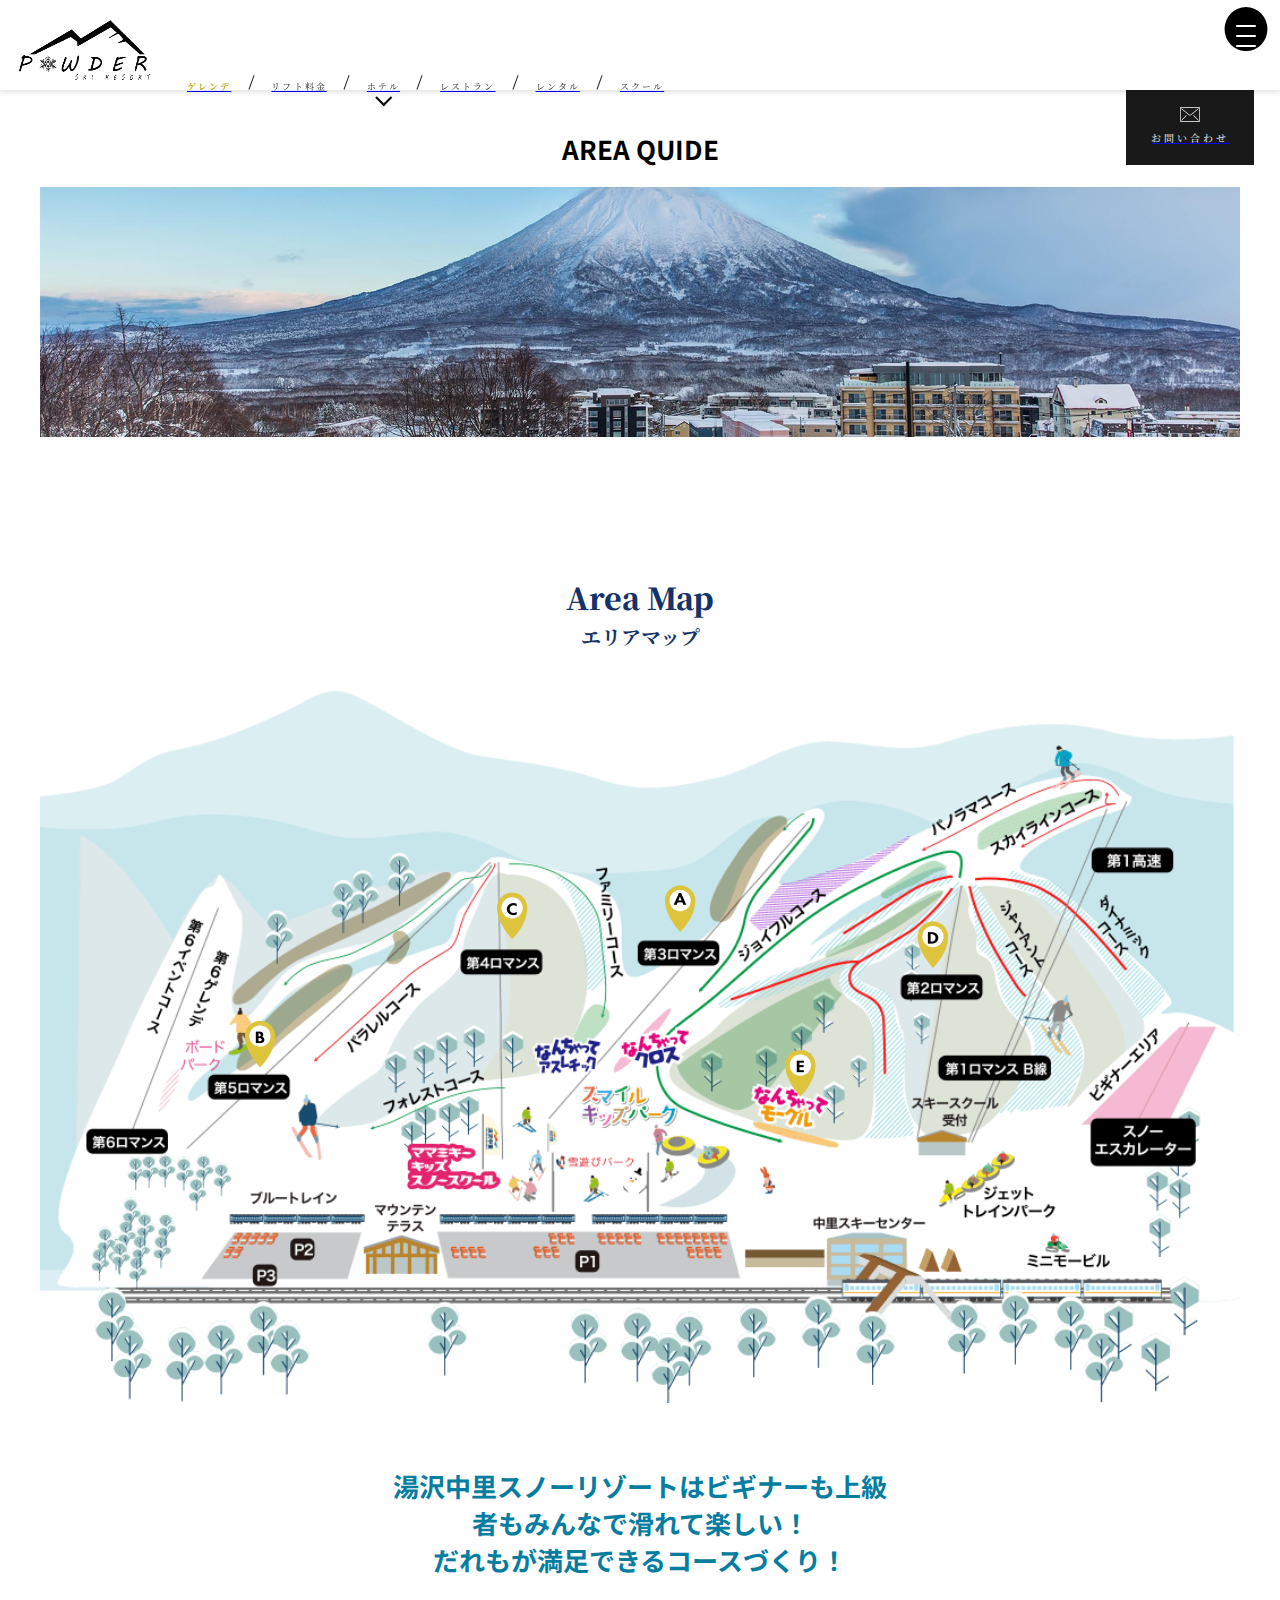
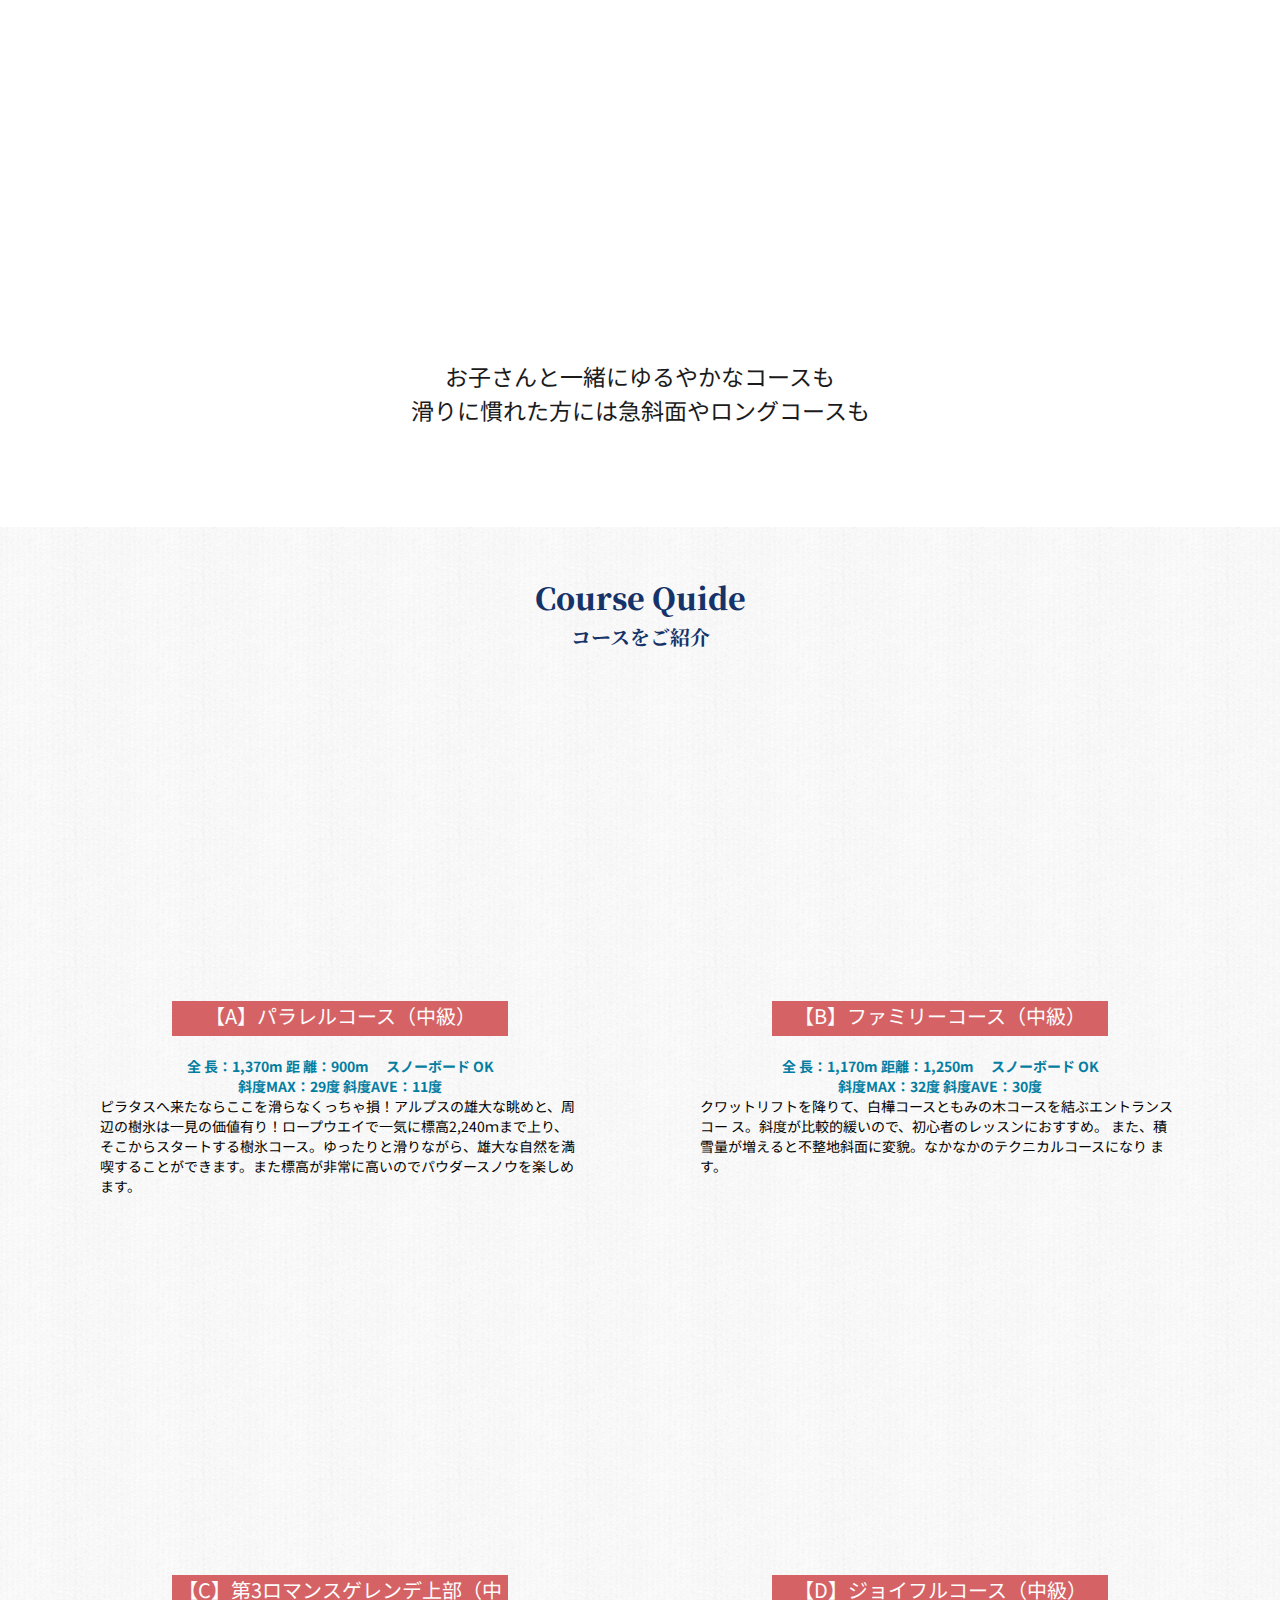
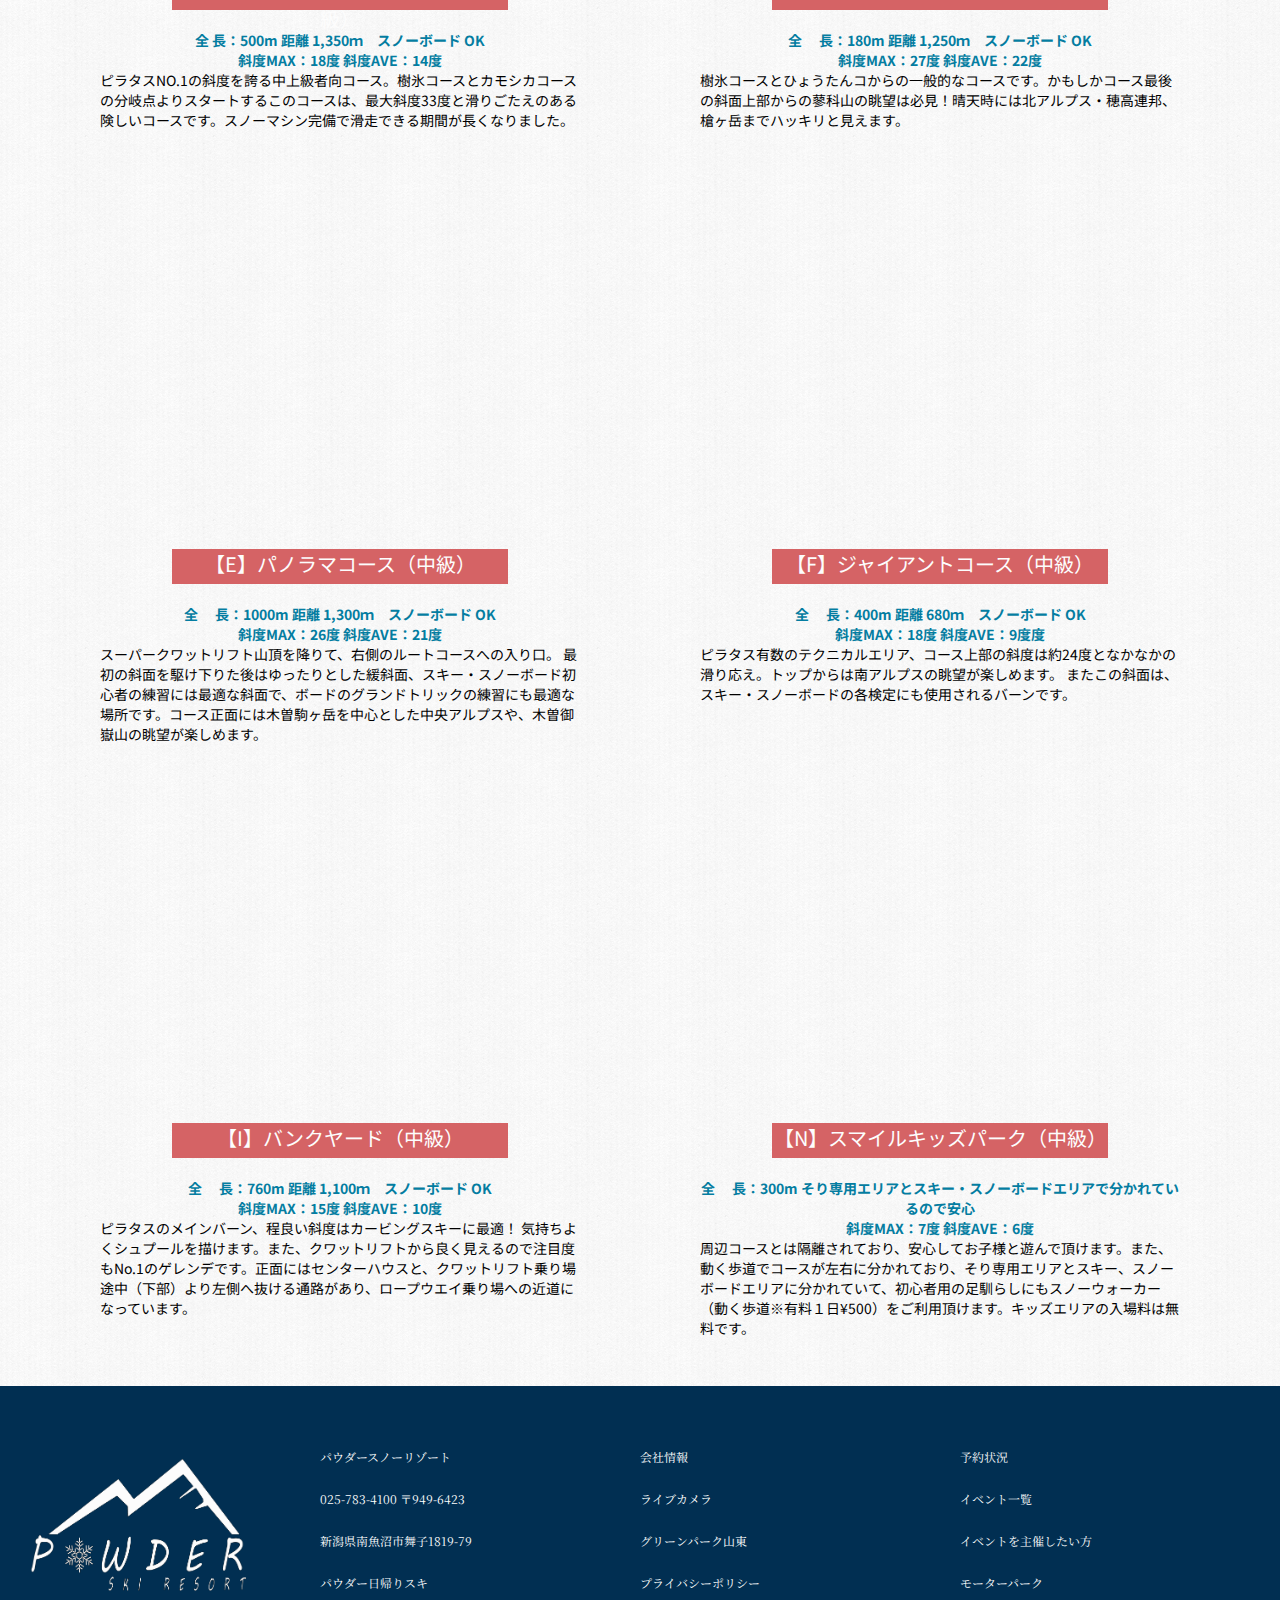
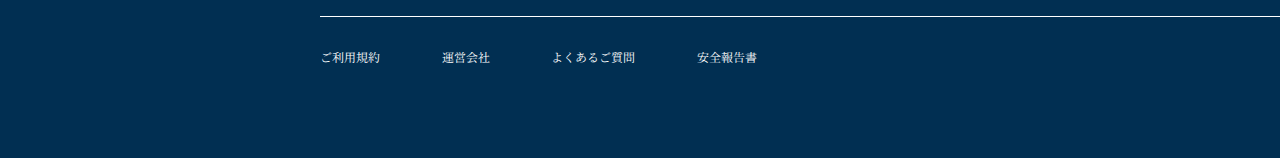
<file: my project/Area.html>
<!DOCTYPE html>
<html lang="en">

<head>
    <meta charset="UTF-8">
    <meta name="viewport" content="width=device-width, initial-scale=1.0">
    <meta http-equiv="X-UA-Compatible" content="ie=edge">
    <title>スキーエリア</title>
    <link rel="stylesheet" href="https://stackpath.bootstrapcdn.com/bootstrap/4.2.1/css/bootstrap.min.css"
        integrity="sha384-GJzZqFGwb1QTTN6wy59ffF1BuGJpLSa9DkKMp0DgiMDm4iYMj70gZWKYbI706tWS" crossorigin="anonymous">

    <link rel="stylesheet" href="./stylesheet/hamburgers.css">
    <link rel="stylesheet" href="./stylesheet/animate.min.css">
    <link rel="stylesheet" href="./stylesheet/Common.css">
    <link rel="stylesheet" href="./stylesheet/Area.css">
</head>

<body>
    <header>
        <div class="suportArea">
            <a href="./form.html">
                <div class="suport"><span> お問い合わせ</span></div>
            </a>
        </div>
        <div id="headerBanner">
            <nav id="navbar2">
                <ul>
                    <li class="logo"><a href="./index.html">
                            <img src="./image/logo_black-08.png" alt=""></a>
                    </li>
                    <li><a href="./Area.html">
                            <div class="underline">
                                <p style="color: rgba(182, 155, 0, 0.9); font-weight: 700; ">ゲレンデ</p>
                            </div>
                        </a></li>
                    <li class="bline">
                    </li>

                    <li> <a href="./Lift.html">
                            <div class="underline">
                                <p>リフト料金</p>
                            </div>
                        </a></li>
                    <li class="bline">
                    </li>
                    <li id="hotelBox2" onmouseover="switchMenu2( this, 'hotelBoxInside2', 'MouseOver' )"
                        onmouseout="hideMenu2()"> <a href="#">
                            <div class="circle">
                                <p>ホテル</p>
                            </div>
                        </a>
                        <div id="hotelBoxInside2">
                            <ul>
                                <a href="./hotel.html">
                                    <li><img src="./image/Navhotel1.jpg" alt="">
                                        <h5>王子第一ホテル</h5>
                                    </li>
                                </a>
                                <a href="./hotel.html">
                                    <li><img src="./image/navhotel2.jpg" alt="">
                                        <h5>パウダーホテル</h5>
                                    </li>
                                </a>
                                <a href="./hotel.html">
                                    <li><img src="./image/navhotel3.jpg" alt="">
                                        <h5>綾会館</h5>
                                    </li>
                                </a>
                            </ul>
                        </div>
                    </li>
                    <li class="bline">
                    </li>
                    <li> <a href="./Dining.html">
                            <div class="underline">
                                <p> レストラン</p>
                            </div>
                        </a></li>
                    <li class="bline">
                    </li>

                    <li> <a href="./Rental.html">
                            <div class="underline">
                                <p>レンタル</p>
                            </div>
                        </a></li>

                    <li class="bline">
                    </li>
                    <li> <a href="./school.html">
                            <div class="underline">
                                <p> スクール</p>
                            </div>
                        </a></li>

                </ul>
            </nav>


            <div id="ham">
                <ul>
                    <a href="./index.html">
                        <li>
                            <h2>トップページ</h2>
                        </li>
                    </a><br>
                    <a href="./Area.html">
                        <li>
                            <h2> ゲレンデ</h2>
                        </li>
                    </a><br>
                    <a href="./Lift.html">
                        <li>
                            <h2>リフト料金</h2>
                        </li>
                    </a><br>
                    <a href="./hotel.html">
                        <li>
                            <h2>ホテル</h2>
                        </li>
                    </a><br>
                    <a href="./Dining.html">
                        <li>
                            <h2>レストラン</h2>
                        </li>
                    </a><br>
                    <a href="./Rental.html">
                        <li>
                            <h2>レンタル</h2>
                        </li>
                    </a><br>
                    <a href="./school.html">
                        <li>
                            <h2>スクール</h2>
                        </li>
                    </a><br>
                    <a href="./form.html">
                        <li>
                            <h2>お問い合わせ<h2>
                        </li>
                    </a>
                </ul>
            </div>


            <div id="hamIcon">
                <button type="button" name="btn" class="hamburger hamburger--slider" id="hamburgerIcon">
                    <span class="hamburger-box">
                        <span class="hamburger-inner"></span>
                    </span>
                    <div class="hamburgerBlack"><img src="./image/hamburger-Circle.svg" alt=""></div>

                </button>
            </div>

        </div>
        <div class="quide">
            <p>AREA QUIDE</p>
        </div>
        <div class="topbanner"></div>
    </header>
    <div id="insideBox">
        <div class="test">
            <div><img src="./image/insidecouse.jpg" alt=""></div>
            <h3>【A】パラレルコース</h3>
        </div><br>
    </div>
    <div id="insideBox2">
        <div class="test">
            <div><img src="./image/insidecouse_b.jpg" alt=""></div>
            <h3>【B】パラレルコース</h3>
        </div><br>
    </div>
    <div id="insideBox3">
        <div class="test">
            <div><img src="./image/insidecouse_c.jpg" alt=""></div>
            <h3>【C】パラレルコース</h3>
        </div><br>
    </div>
    <div id="insideBox4">
        <div class="test">
            <div><img src="./image/insidecouse_d.jpg" alt=""></div>
            <h3>【D】パラレルコース</h3>
        </div><br>
    </div>
    <div id="insideBox5">
        <div class="test">
            <div><img src="./image/insidecouse_e.jpg" alt=""></div>
            <h3>【E】パラレルコース</h3>
        </div><br>
    </div>
    <main>

        <section class="section1">
            <div class="commonTitle">
                <div class="commonTitleEn">
                    <h2>Area Map</h2>
                </div>
                <div class="commonTitleJp">
                    <h4>エリアマップ </h4>
                </div>
            </div>

            <div class="courseMapBox">

                <div class="courseMap"><img src="./image/course_map.png" alt="">
                    <ul class="img_master">
                        <li id="img_a">
                            <div class="switch">
                                <button type="button" name="btn" value="show?" class="showUp">
                                    <img src="./image/course_map_a.png">
                                </button>
                            </div>
                        </li>
                        <li id="img_b">
                            <div class="switch">
                                <button type="button" name="btn" value="show?" class="showUp">
                                    <img src="./image/course_map_b.png">
                                </button>
                            </div>
                        </li>
                        <li id="img_c">
                            <div class="switch">
                                <button type="button" name="btn" value="show?" class="showUp">
                                    <img src="./image/course_map_c.png">
                                </button>
                            </div>
                        </li>
                        <li id="img_d">
                            <div class="switch">
                                <button type="button" name="btn" value="show?" class="showUp">
                                    <img src="./image/course_map_d.png">
                                </button>
                            </div>
                        </li>
                        <li id="img_e">
                            <div class="switch">
                                <button type="button" name="btn" value="show?" class="showUp">
                                    <img src="./image/course_map_e.png">
                                </button>
                            </div>
                        </li>
                    </ul>
                </div>
            </div>
            <div class="forAll">
                <h3>湯沢中里スノーリゾートはビギナーも上級者もみんなで滑れて楽しい！<br>
                    だれもが満足できるコースづくり！</h3>
            </div>
        </section>

        <section class="section2">
            <div class="skiArea">
                <div class="skiAreaPic"><img src="./image/skiarea pic1.png" alt="" class="wow fadeIn"
                        data-wow-duration="0.5" data-wow-delay="0s "></div>
                <div class="forKis">
                    <p>お子さんと一緒にゆるやかなコースも <br>
                        滑りに慣れた方には急斜面やロングコースも</p>
                </div>
            </div>
        </section>

        <section id="section3">
            <div class="section3">
                <div class="commonTitle">
                    <div class="commonTitleEn">
                        <h2>Course Quide</h2>
                    </div>
                    <div class="commonTitleJp">
                        <h4>コースをご紹介 </h4>
                    </div>
                </div>

                <div class="mainPic">
                    <div class="topPic">
                        <div class="topLeft"><img src="./image/couse_a.png" alt=" " class="wow fadeIn"
                                data-wow-duration="0.5" data-wow-delay="0s ">
                            <div class="maintitle">
                                <p>【A】パラレルコース（中級） </p>
                            </div>
                            <div class="mainText">
                                <h4 class="h4">
                                    <p>全 長：1,370m 距 離：900m 　スノーボード OK </p>
                                    <p> 斜度MAX：29度 斜度AVE：11度</p>
                                </h4>
                                <p> ピラタスへ来たならここを滑らなくっちゃ損！アルプスの雄大な眺めと、周辺の樹氷は一見の価値有り！ロープウエイで一気に標高2,240ｍまで上り、そこからスタートする樹氷コース。ゆったりと滑りながら、雄大な自然を満喫することができます。また標高が非常に高いのでパウダースノウを楽しめます。
                                </p>
                            </div>
                        </div>

                        <div class="topright"><img src="./image/couse_b.png" alt="" class="wow fadeIn"
                                data-wow-duration="0.5" data-wow-delay="0s ">
                            <div class="maintitle">
                                <p> 【B】ファミリーコース（中級） </p>
                            </div>
                            <div class="mainText">
                                <h4 class="h4">
                                    <p>全 長：1,170m 距離：1,250m 　スノーボード OK </p>
                                    <p> 斜度MAX：32度 斜度AVE：30度</p>
                                </h4>
                                <p> クワットリフトを降りて、白樺コースともみの木コースを結ぶエントランスコー
                                    ス。斜度が比較的緩いので、初心者のレッスンにおすすめ。
                                    また、積雪量が増えると不整地斜面に変貌。なかなかのテクニカルコースになり
                                    ます。 </p>
                            </div>

                        </div>
                    </div>
                    <div class="centerPic">
                        <div class="centerLeft"><img src="./image/couse_c.png" alt="" class="wow fadeIn"
                                data-wow-duration="0.5" data-wow-delay="0.3s ">
                            <div class="maintitle">
                                <p> 【C】第3ロマンスゲレンデ上部（中級） </p>
                            </div>
                            <div class="mainText">
                                <h4 class="h4">
                                    <p>全 長：500m 距離 1,350ｍ スノーボード OK </p>
                                    <p> 斜度MAX：18度 斜度AVE：14度</p>
                                </h4>
                                <p> ピラタスNO.1の斜度を誇る中上級者向コース。樹氷コースとカモシカコースの分岐点よりスタートするこのコースは、最大斜度33度と滑りごたえのある険しいコースです。スノーマシン完備で滑走できる期間が長くなりました。
                                </p>
                            </div>
                        </div>
                        <div class="centeright"><img src="./image/couse_d.png" alt="" class="wow fadeIn"
                                data-wow-duration="0.5" data-wow-delay="0.3s ">
                            <div class="maintitle">
                                <p> 【D】ジョイフルコース（中級） </p>
                            </div>
                            <div class="mainText">
                                <h4 class="h4">
                                    <p>全　 長：180m 距離 1,250ｍ スノーボード OK </p>
                                    <p> 斜度MAX：27度 斜度AVE：22度</p>
                                </h4>
                                <p> 樹氷コースとひょうたんコからの一般的なコースです。かもしかコース最後の斜面上部からの蓼科山の眺望は必見！晴天時には北アルプス・穂高連邦、槍ヶ岳までハッキリと見えます。
                                </p>
                            </div>
                        </div>
                    </div>
                    <div class="downPic">
                        <div class="downLeft "><img src="./image/couse_e.png" alt="" class="wow fadeIn"
                                data-wow-duration="0.5" data-wow-delay="0.6s ">
                            <div class="maintitle">
                                <p> 【E】パノラマコース（中級） </p>
                            </div>
                            <div class="mainText">
                                <h4 class="h4">
                                    <p>全　 長：1000m 距離 1,300ｍ スノーボード OK </p>
                                    <p> 斜度MAX：26度 斜度AVE：21度</p>
                                </h4>
                                <p> スーパークワットリフト山頂を降りて、右側のルートコースへの入り口。
                                    最初の斜面を駆け下りた後はゆったりとした緩斜面、スキー・スノーボード初心者の練習には最適な斜面で、ボードのグランドトリックの練習にも最適な場所です。コース正面には木曽駒ヶ岳を中心とした中央アルプスや、木曽御嶽山の眺望が楽しめます。
                                </p>
                            </div>
                        </div>
                        <div class="downright"><img src="./image/couse_f.png" alt="" class="wow fadeIn"
                                data-wow-duration="0.5" data-wow-delay="0.6s ">
                            <div class="maintitle">
                                <p> 【F】ジャイアントコース（中級） </p>
                            </div>
                            <div class="mainText">
                                <h4 class="h4">
                                    <p>全　 長：400m 距離 680ｍ スノーボード OK </p>
                                    <p> 斜度MAX：18度 斜度AVE：9度度</p>
                                </h4>
                                <p> ピラタス有数のテクニカルエリア、コース上部の斜度は約24度となかなかの滑り応え。トップからは南アルプスの眺望が楽しめます。
                                    またこの斜面は、スキー・スノーボードの各検定にも使用されるバーンです。 </p>
                            </div>
                        </div>
                    </div>
                    <div class="lastdownPic">
                        <div class="lastdownLeft"><img src="./image/couse_g.png" alt="" class="wow fadeIn"
                                data-wow-duration="0.5" data-wow-delay="1s ">
                            <div class="maintitle">
                                <p> 【I】バンクヤード（中級） </p>
                            </div>
                            <div class="mainText">
                                <h4 class="h4">
                                    <p>全　 長：760m 距離 1,100ｍ スノーボード OK </p>
                                    <p> 斜度MAX：15度 斜度AVE：10度</p>
                                </h4>
                                <p> ピラタスのメインバーン、程良い斜度はカービングスキーに最適！
                                    気持ちよくシュプールを描けます。また、クワットリフトから良く見えるので注目度もNo.1のゲレンデです。正面にはセンターハウスと、クワットリフト乗り場途中（下部）より左側へ抜ける通路があり、ロープウエイ乗り場への近道になっています。
                                </p>
                            </div>
                        </div>
                        <div class="lastdownright"><img src="./image/couse_h.png" alt="" class="wow fadeIn"
                                data-wow-duration="0.5" data-wow-delay="1s ">
                            <div class="maintitle">
                                <p> 【N】スマイルキッズパーク（中級） </p>
                            </div>
                            <div class="mainText">
                                <h4 class="h4">
                                    <p>全　 長：300m そり専用エリアとスキー・スノーボードエリアで分かれているので安心 </p>
                                    <p> 斜度MAX：7度 斜度AVE：6度</p>
                                </h4>
                                <p> 周辺コースとは隔離されており、安心してお子様と遊んで頂けます。また、動く歩道でコースが左右に分かれており、そり専用エリアとスキー、スノーボードエリアに分かれていて、初心者用の足馴らしにもスノーウォーカー（動く歩道※有料１日¥500）をご利用頂けます。キッズエリアの入場料は無料です。
                                </p>
                            </div>
                        </div>
                    </div>
                </div>
            </div>
        </section>

    </main>
    <footer>

        <div class="footer">
            <div class="footerLogo"><img src="./image/logoWhite-08.png" alt=""></div>
            <div class="footerLeft">
                <p>
                    パウダースノーリゾート<br> 025-783-4100 〒949-6423 <br>
                    新潟県南魚沼市舞子1819-79 <br>
                    パウダー日帰りスキ</p>
            </div>
            <div class="footerCenter">
                <p>
                    会社情報 <br>ライブカメラ <br>グリーンパーク山東 <br>プライバシーポリシー</p>
            </div>
            <div class="footerRight">
                <p> 予約状況 <br>イベント一覧 <br>イベントを主催したい方 <br>モーターパーク</p>
            </div>
        </div>
        <div class="footerLast">
            <span> ご利用規約</span>
            <span> 運営会社</span>
            <span> よくあるご質問</span>
            <span> 安全報告書</span>
        </div>
    </footer>

    <script src="https://code.jquery.com/jquery-3.3.1.slim.min.js"
        integrity="sha384-q8i/X+965DzO0rT7abK41JStQIAqVgRVzpbzo5smXKp4YfRvH+8abtTE1Pi6jizo" crossorigin="anonymous">
    </script>
    <script src="./js/common.js"></script>
    <script src="https://cdnjs.cloudflare.com/ajax/libs/popper.js/1.14.6/umd/popper.min.js"
        integrity="sha384-wHAiFfRlMFy6i5SRaxvfOCifBUQy1xHdJ/yoi7FRNXMRBu5WHdZYu1hA6ZOblgut" crossorigin="anonymous">
    </script>
    <script src="https://stackpath.bootstrapcdn.com/bootstrap/4.2.1/js/bootstrap.min.js"
        integrity="sha384-B0UglyR+jN6CkvvICOB2joaf5I4l3gm9GU6Hc1og6Ls7i6U/mkkaduKaBhlAXv9k" crossorigin="anonymous">
    </script>
    <script src="./js/wow.js"></script>
    <script src="./js/wow.min.js"></script>
  
    <script>
        new WOW().init();
    </script>


    <script>
        var wow = new WOW({
            boxClass: 'wow',
            animateClass: 'animated',
            offset: 0,
            mobile: true,
            live: true,
            callback: function (box) {
                console.log("WOW: animating <" + box.tagName.toLowerCase() + ">")

            },

        });
        wow.init();
    </script>
    <Script>
        var bodyClass = document.body.classList,
            lastScrollY = 0;
        window.addEventListener('scroll', function () {
            var st = this.scrollY;
            // 判斷是向上捲動，而且捲軸超過 200px
            if (st < lastScrollY) {
                bodyClass.remove('hideUp');
            } else {
                bodyClass.add('hideUp');
            }
            lastScrollY = st;
        });
    </Script>
    <script>
        var test2A = document.getElementById("insideBox");

        test2A.style.opacity = "0";
        test2A.style.visibility = "hidden";


        function showBox() {


            test2A.style.opacity = "1";

            test2A.style.visibility = "visible";
        };
        btnsA = document.getElementsByClassName("showUp");
        btnsA[0].addEventListener("mouseover", showBox, false);
    </script>

    <script>
        btns2A = document.getElementsByClassName("showUp");
        btnsA[0].addEventListener("mouseout", closeBox, false);

        function closeBox() {
            test2A.style.opacity = "0";

        };
    </script>



    <script>
        var test2B = document.getElementById("insideBox2");

        test2B.style.opacity = "0";
        test2B.style.visibility = "hidden";


        function showBox() {


            test2B.style.opacity = "1";

            test2B.style.visibility = "visible";
        };
        btnsB = document.getElementsByClassName("showUp");
        btnsB[1].addEventListener("mouseover", showBox, false);
    </script>

    <script>
        btns2B = document.getElementsByClassName("showUp");
        btnsB[1].addEventListener("mouseout", closeBox, false);

        function closeBox() {
            test2B.style.opacity = "0";

        };
    </script>

    <script>
        var test2C = document.getElementById("insideBox3");
        test2C.style.visibility = "hidden";

        test2C.style.opacity = "0";


        function showBox() {
            test2C.style.visibility = "visible";

            test2C.style.opacity = "1";

        };
        btnsC = document.getElementsByClassName("showUp");
        btnsC[2].addEventListener("mouseover", showBox, false);
    </script>

    <script>
        btns2C = document.getElementsByClassName("showUp");
        btnsC[2].addEventListener("mouseout", closeBox, false);

        function closeBox() {
            test2C.style.opacity = "0";

        };
    </script>



    <script>
        var test2D = document.getElementById("insideBox4");
        test2D.style.visibility = "hidden";

        test2D.style.opacity = "0";


        function showBox() {


            test2D.style.opacity = "1";
            test2D.style.visibility = "visible";

        };
        btnsD = document.getElementsByClassName("showUp");
        btnsD[3].addEventListener("mouseover", showBox, false);
    </script>

    <script>
        btns2D = document.getElementsByClassName("showUp");
        btnsD[3].addEventListener("mouseout", closeBox, false);

        function closeBox() {
            test2D.style.opacity = "0";

        };
    </script>


    <script>
        var test2E = document.getElementById("insideBox5");
        test2E.style.visibility = "hidden";

        test2E.style.opacity = "0";


        function showBox() {

            test2E.style.opacity = "1";
            test2E.style.visibility = "visible";

        };
        btnsE = document.getElementsByClassName("showUp");
        btnsE[4].addEventListener("mouseover", showBox, false);
    </script>

    <script>
        btns2E = document.getElementsByClassName("showUp");
        btnsE[4].addEventListener("mouseout", closeBox, false);

        function closeBox() {
            test2E.style.opacity = "0";

        };
    </script>
</body>

</html>
</file>
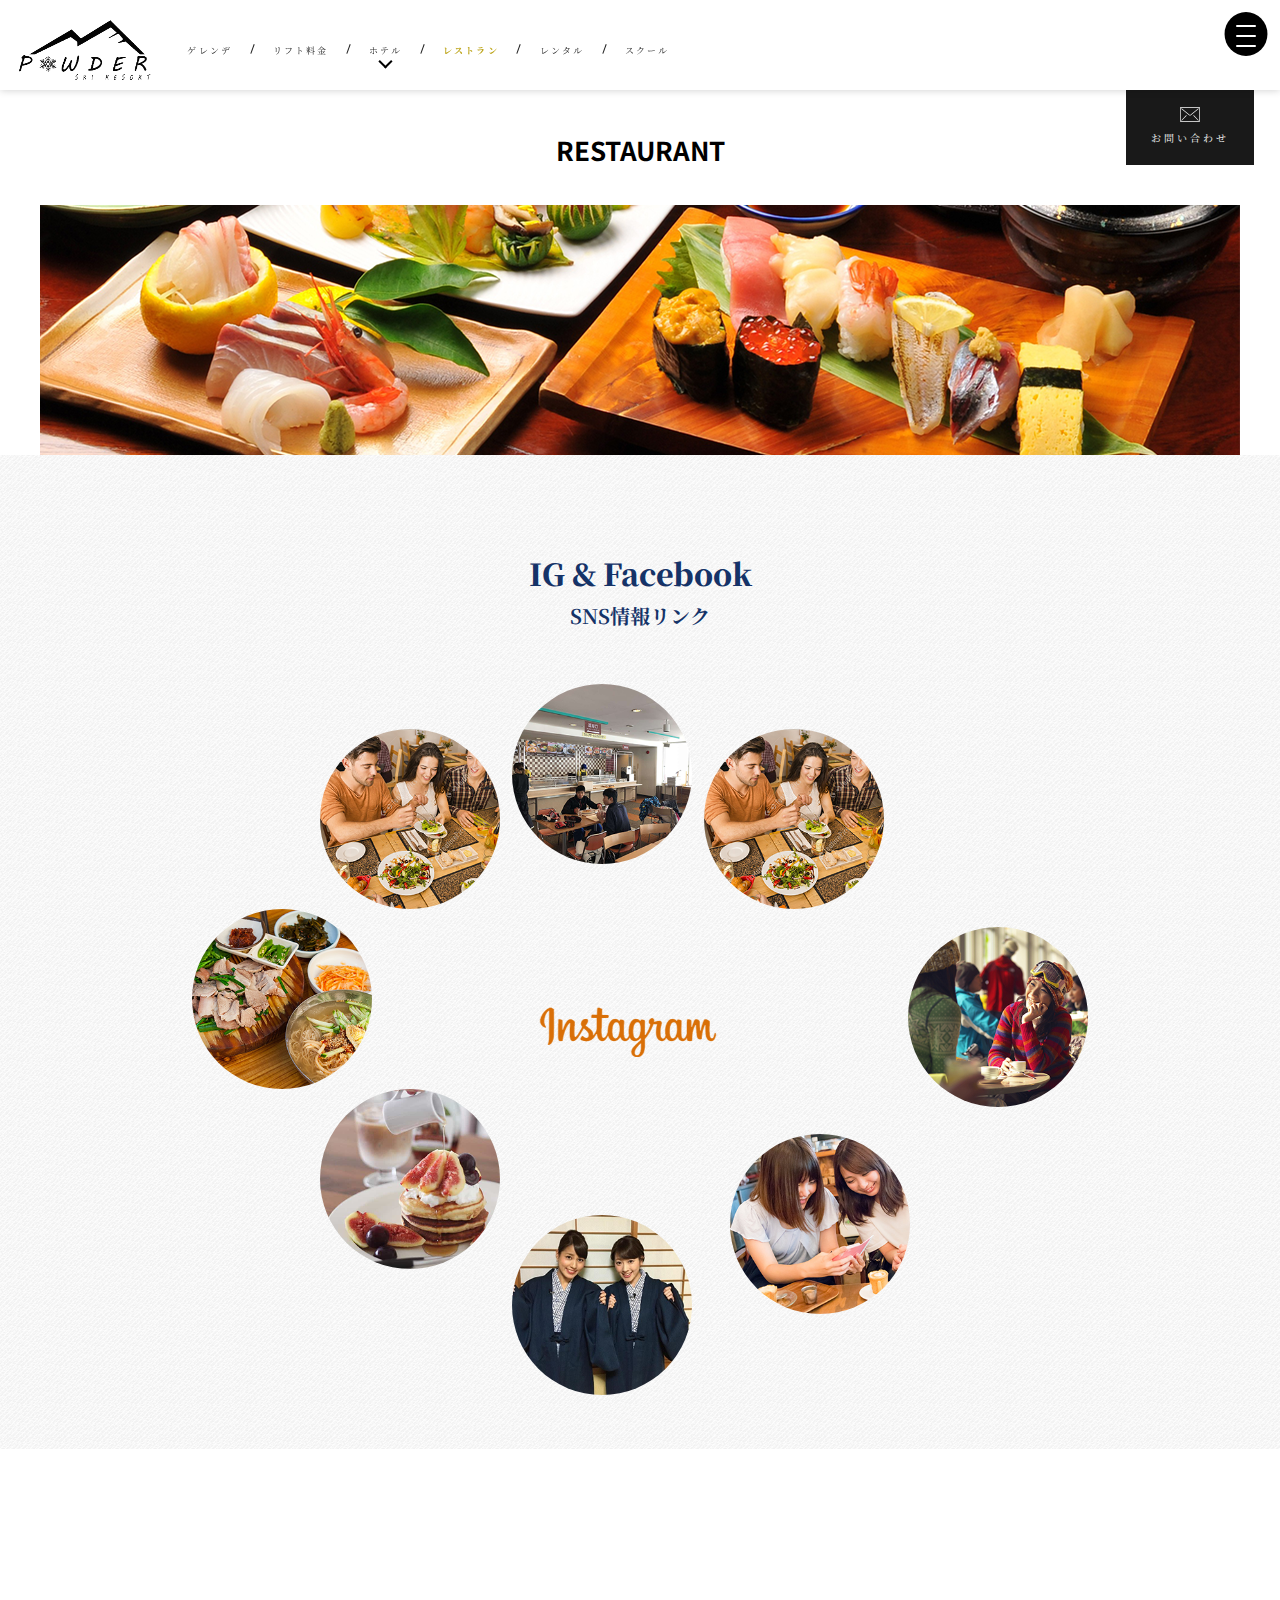
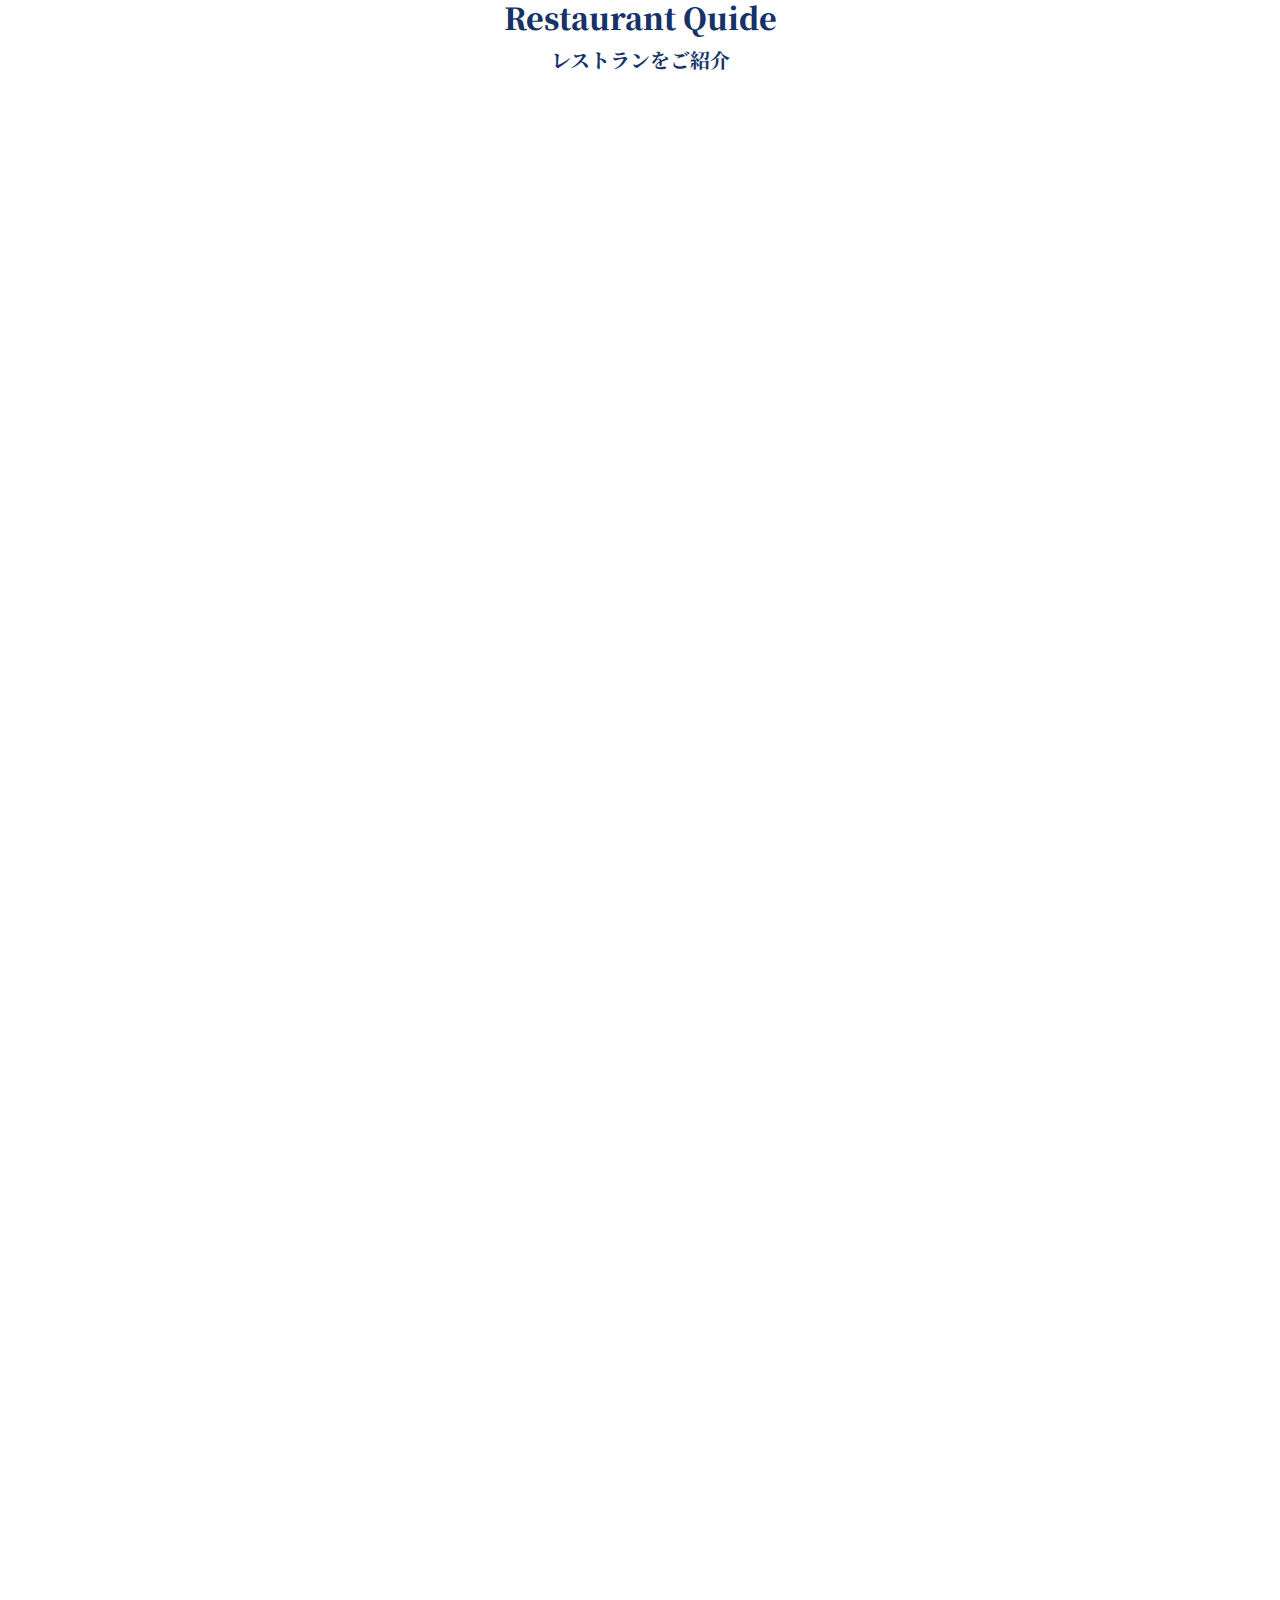
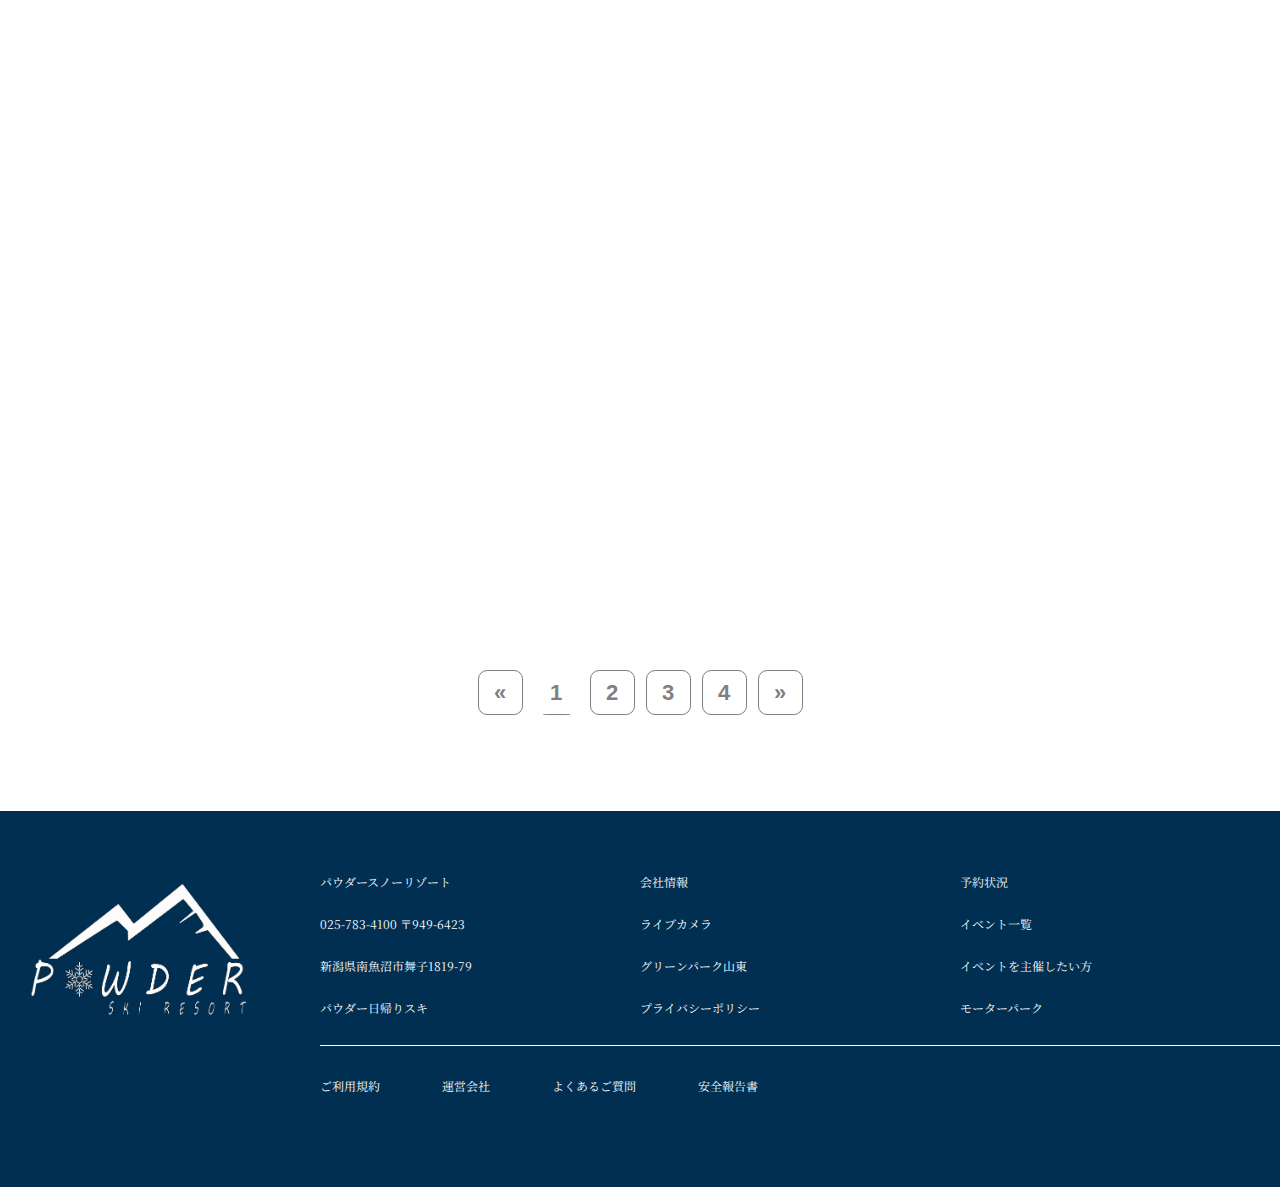
<file: my project/Dining.html>
<!DOCTYPE html>
<html lang="en">

<head>
  <meta charset="UTF-8">
  <meta name="viewport" content="width=device-width, initial-scale=1.0">
  <meta http-equiv="X-UA-Compatible" content="ie=edge">
  <title>レストラン</title>

  <link rel="stylesheet" href="https://stackpath.bootstrapcdn.com/bootstrap/4.3.1/css/bootstrap.min.css"
    integrity="sha384-ggOyR0iXCbMQv3Xipma34MD+dH/1fQ784/j6cY/iJTQUOhcWr7x9JvoRxT2MZw1T" crossorigin="anonymous">
  <link rel="stylesheet" href="./stylesheet/hamburgers.css">
  <link rel="stylesheet" href="./stylesheet/animate.min.css">
  <link rel="stylesheet" href="./stylesheet/Common.css">
  <link rel="stylesheet" href="./stylesheet/Dining.css">
</head>

<body>
  <header>
    <div class="suportArea">
      <a href="./form.html">
        <div class="suport"><span> お問い合わせ</span></div>
      </a>
    </div>
    <div id="headerBanner">

      <div id="hamIcon">
        <button type="button" name="btn" class="hamburger hamburger--slider" id="hamburgerIcon">
          <span class="hamburger-box">
            <span class="hamburger-inner"></span>
          </span>
          <div class="hamburgerBlack"><img src="./image/hamburger-Circle.svg" alt=""></div>

        </button>
      </div>

      <div id="ham">
        <ul>
          <a href="./index.html">
            <li>
              <h2>トップページ</h2>
            </li>
          </a><br>
          <a href="./Area.html">
            <li>
              <h2> ゲレンデ</h2>
            </li>
          </a><br>
          <a href="./Lift.html">
            <li>
              <h2>リフト料金</h2>
            </li>
          </a><br>
          <a href="./hotel.html">
            <li>
              <h2>ホテル</h2>
            </li>
          </a><br>
          <a href="./Dining.html">
            <li>
              <h2>レストラン</h2>
            </li>
          </a><br>
          <a href="./Rental.html">
            <li>
              <h2>レンタル</h2>
            </li>
          </a><br>
          <a href="./school.html">
            <li>
              <h2>スクール</h2>
            </li>
          </a><br>
          <a href="./form.html">
            <li>
              <h2>お問い合わせ<h2>
            </li>
          </a>
        </ul>
      </div>
      <nav id="navbar2">
        <ul>
          <li class="logo"><a href="./index.html">
              <img src="./image/logo_black-08.png" alt=""></a>
          </li>
          <li><a href="./Area.html">
              <div class="underline">
                <p>ゲレンデ</p>
              </div>
            </a></li>
          <li class="bline">
          </li>

          <li> <a href="./Lift.html">
              <div class="underline">
                <p>リフト料金</p>
              </div>
            </a></li>
          <li class="bline">
          </li>
          <li id="hotelBox2" onmouseover="switchMenu2( this, 'hotelBoxInside2', 'MouseOver' )" onmouseout="hideMenu2()">
            <a href="#">
              <div class="circle">
                <p>ホテル</p>
              </div>
            </a>
            <div id="hotelBoxInside2">
              <ul>
                <a href="./hotel.html">
                  <li><img src="./image/Navhotel1.jpg" alt="">
                    <h5>王子第一ホテル</h5>
                  </li>
                </a>
                <a href="./hotel.html">
                  <li><img src="./image/navhotel2.jpg" alt="">
                    <h5>パウダーホテル</h5>
                  </li>
                </a>
                <a href="./hotel.html">
                  <li><img src="./image/navhotel3.jpg" alt="">
                    <h5>綾会館</h5>
                  </li>
                </a>
              </ul>
            </div>
          </li>
          <li class="bline">
          </li>
          <li> <a href="./Dining.html">
              <div class="underline">
                <p style="color: rgba(182, 155, 0, 0.9); font-weight: 700;"> レストラン</p>
              </div>
            </a></li>
          <li class="bline">
          </li>

          <li> <a href="./Rental.html">
              <div class="underline">
                <p>レンタル</p>
              </div>
            </a></li>

          <li class="bline">
          </li>
          <li> <a href="./school.html">
              <div class="underline">
                <p> スクール</p>
              </div>
            </a></li>

        </ul>

      </nav>
    </div>
    <div class="quide">
      <p>RESTAURANT</p>
    </div>
    <div class="topbanner"></div>
  </header>
  <main>
    <div id="restaurantMainFirst">
      <div class="commonTitle">
        <div class="commonTitleEn">
          <h2>IG & Facebook</h2>
        </div>
        <div class="commonTitleJp">
          <h4>SNS情報リンク</h4>
        </div>
      </div>
      <div class="wrapper">
        <!------------ Parallax Scene-------------------->
        <ul id="scene" class="scene">
          <li class="layer" data-depth="0.00"></li>
          <li class="layer" data-depth="0.30"><a href="#0" class="topLogo"><img src="./image/restaurant_sub01.png"
                alt="" class="changePic"></a></li>
          <li class="layer" data-depth="0.60"><a href="#1" class="moveUp"><img src="./image/instagramPic1.png" alt=""
                class="changePic"></a></li>
          <li class="layer" data-depth="0.70"><a href="#2" class="moveDown"><img src="./image/instagramPic2.png" alt=""
                class="changePic"></a></li>
          <li class="layer" data-depth="0.80"><a href="#3" class="moveUp"><img src="./image/instagramPic3.png" alt=""
                class="changePic"></a></li>
          <li class="layer" data-depth="0.30"><a href="#4" class="moveDown"><img src="./image/instagramPic4.png" alt=""
                class="changePic"></a></li>
          <li class="layer" data-depth="0.30"><a href="#5" class="moveUp"><img src="./image/instagramPic5.png" alt=""
                class="changePic"></a></li>
          <li class="layer" data-depth="0.30"><a href="#6" class="moveDown"><img src="./image/instagramPic1.png" alt=""
                class="changePic"></a></li>
          <!--  <li class="layer" data-depth="0.60"><a href="#7" class="moveUp"><img src="./image/instagramPic7.png" alt=""

                class="changePic"></a></li>--->
          <li class="layer" data-depth="0.90"><a href="#8" class="moveDown"><img src="./image/instagramPic8.png" alt=""
                class="changePic"></a></li>
          <li class="layer" data-depth="0.80"><a href="#9" class="moveUp"><img src="./image/instagramPic6.png" alt=""
                class="changePic"></a></li>
        </ul>
        <!------------ End - Parallax Scene------------->

      </div>

      <div id="restaurant">
        <div class="IgSpecial">
          <img src="./image/restaurant_sub01.png" alt="" class="topLogo">
        </div>
        <div class="insPic">
          <ul>
            <li><img src="./image/instagramPic2.png" alt="" class="changePic_2"></li>
            <li><img src="./image/instagramPic1.png" alt="" class="changePic_2"></li>
            <li><img src="./image/instagramPic3.png" alt="" class="changePic_2"></li>
            <li><img src="./image/instagramPic4.png" alt="" class="changePic_2"></li>
          </ul>
          <ul>
            <li><img src="./image/instagramPic5.png" alt="" class="changePic_2"></li>
            <li><img src="./image/instagramPic6.png" alt="" class="changePic_2"></li>
            <li><img src="./image/instagramPic7.png" alt="" class="changePic_2"></li>
            <li><img src="./image/instagramPic8.png" alt="" class="changePic_2"></li>
          </ul>
        </div>
      </div>
    </div>
    <div id="restaurantSec2">
      <div class="commonTitle">
        <div class="commonTitleEn">
          <h2>Restaurant Quide</h2>
        </div>
        <div class="commonTitleJp">
          <h4>レストランをご紹介 </h4>
        </div>
      </div>

      <div class="resBox wow fadeIn" data-wow-duration="1.2s" data-wow-delay="0.5s">

        <div class="resPic"><img src="./image/taberu_res_img1.png" alt=""></div>
        <div class="resLogo ">
          <img src="./image/taberu_res_logo1.gif" alt="">
          <div class="resLogoText">
            <p> 木の温もりと緑の潤い、花のある豊かな空間の中で、
              香り高い珈琲を飲む贅沢。北海道産食材を使った
              スイーツやパンを味わいながら、感動体験に思いを馳せるひととき。
              サホロの世界観を全身で感じるカフェ・レストランです。
              営業時間：11：00～16：00(ランチタイム　11:30～14:00)</p>
          </div>
          <div class="linkBtn ">
            <a href="#">
              <div class="view_more">
                <h4>view detail</h4>
              </div>

              <div class="circleBrn">
                <div class="loadOne">
                  <div class="circleArrow"></div>
                </div>
              </div>
            </a>
          </div>
        </div>
      </div>
      <div class="resBox wow fadeIn" data-wow-duration="1.2s" data-wow-delay="0.5s">
        <div class="resPic_hide"><img src="./image/taberu_res_img2.png" alt=""></div>
        <div class="resLogo leftResLogo"><img src="./image/tabaru_logo2.gif" alt="">
          <div class="resLogoText">
            <p> 十勝の豊富な食材をたっぷりと使った、オリジナリティあふれる
              料理がお楽しみいただけます。 旬の食材を盛り込んだ月替わり
              コース料理とソムリエおすすめのワインで、サホロならではの
              マリアージュをご堪能ください。
              営業時間：17：00～21：30(21：00ラストオーダー)
              ※下記内容については事前のご予約、お問合せをお願いいたします</p>
          </div>
          <div class="linkBtn">
            <a href="#">
              <div class="view_more">
                <h4>view detail</h4>
              </div>

              <div class="circleBrn">
                <div class="loadOne">
                  <div class="circleArrow"></div>
                </div>
              </div>
            </a>
          </div>
        </div>

        <div class="resPic_smHide"><img src="./image/taberu_res_img2.png" alt=""></div>


      </div>

      <div class=" resBox wow fadeIn" data-wow-duration="1.2s" data-wow-delay="0.5s">

        <div class="resPic"><img src="./image/taberu_res_img3.png" alt=""></div>
        <div class="resLogo"><img src="./image/tabaru_logo3.gif" alt="">
          <div class="resLogoText">
            <p>
              季節のお造り、陶板料理、メイン料理(肉料理又は魚料理)のコースに、前菜や季節の料理、デザートなど好きなものを好きなだけお召し上がりいただけるハーフビュッフェを加えるスタイル。『選ぶ楽しさ』をプラスしたお客様だけのオリジナルメニューを心ゆくまでご堪能ください。
              営業時間 17:30～21:00
              (お席のご予約をいただいております。最終受付19:30)
              ※ビュッフェ料理は20:45までとなっております。
              ※予約状況によりセット料理をご提供する場合がございます。</p>
          </div>
          <div class="linkBtn">
            <a href="#">
              <div class="view_more">
                <h4>view detail</h4>
              </div>
              <div class="circleBrn">
                <div class="loadOne">
                  <div class="circleArrow"></div>
                </div>
              </div>
            </a>
          </div>
        </div>
      </div>
      <div class="resBox  lastresBox wow fadeIn" data-wow-duration="1.2s" data-wow-delay="0.5s">
        <div class="resPic_hide"><img src="./image/taberu_res_img4.png" alt=""></div>
        <div class="resLogo leftResLogo"><img src="./image/taberu_logo3.gif" alt="">
          <div class="resLogoText">
            <p> 北海道の地酒（日本酒） とソムリエ厳選の道産ワインを楽しめる他、
              東北の期間限定酒などもご提供。ホテル自慢の利酒師とソムリエが選ぶお酒たち。
              サホロの夜を地元のお酒と旅の語らいで、ごゆっくりお楽しみください。
              営業期間：2018年12月中旬～2019年3月下旬
              営業時間：21：00～23：30(23：00ラストオーダー)
            </p>
          </div>
          <div class="linkBtn">
            <a href="#">
              <div class="view_more">
                <h4>view detail</h4>
              </div>
              <div class="circleBrn">
                <div class="loadOne">
                  <div class="circleArrow"></div>
                </div>
              </div>
            </a>
          </div>
        </div>

        <div class="resPic_smHide"><img src="./image/taberu_res_img4.png" alt=""></div>
      </div>
    </div>
    <div class="demo">
      <div class="container">
        <div class="row pad-15">
          <div class="col-12 ">
            <nav class="pagination-outer" aria-label="Page navigation">
              <ul class="pagination">
                <li class="page-item">
                  <a href="#" class="page-link" aria-label="Previous">
                    <span aria-hidden="true">&laquo;</span>
                  </a>
                </li>
                <li class="page-item active"><a class="page-link" href="#">1</a></li>
                <li class="page-item"><a class="page-link" href="#">2</a></li>
                <li class="page-item"><a class="page-link" href="#">3</a></li>
                <li class="page-item"><a class="page-link" href="#">4</a></li>

                <li class="page-item">
                  <a href="#" class="page-link" aria-label="Next">
                    <span aria-hidden="true">&raquo;</span>
                  </a>
                </li>
              </ul>
            </nav>
          </div>
        </div>
      </div>
    </div>
  </main>
  <footer>

    <div class="footer">
      <div class="footerLogo"><img src="./image/logoWhite-08.png" alt=""></div>
      <div class="footerLeft">
        <p>
          パウダースノーリゾート<br> 025-783-4100 〒949-6423 <br>
          新潟県南魚沼市舞子1819-79 <br>
          パウダー日帰りスキ</p>
      </div>
      <div class="footerCenter">
        <p>
          会社情報 <br>ライブカメラ <br>グリーンパーク山東 <br>プライバシーポリシー</p>
      </div>
      <div class="footerRight">
        <p> 予約状況 <br>イベント一覧 <br>イベントを主催したい方 <br>モーターパーク</p>
      </div>
    </div>
    <div class="footerLast">
      <span> ご利用規約</span>
      <span> 運営会社</span>
      <span> よくあるご質問</span>
      <span> 安全報告書</span>
    </div>
  </footer>

  <script src="https://code.jquery.com/jquery-3.3.1.slim.min.js"
    integrity="sha384-q8i/X+965DzO0rT7abK41JStQIAqVgRVzpbzo5smXKp4YfRvH+8abtTE1Pi6jizo" crossorigin="anonymous">
  </script>


  <script src="https://stackpath.bootstrapcdn.com/bootstrap/4.3.1/js/bootstrap.min.js"
    integrity="sha384-JjSmVgyd0p3pXB1rRibZUAYoIIy6OrQ6VrjIEaFf/nJGzIxFDsf4x0xIM+B07jRM" crossorigin="anonymous">
  </script>
  <script src="https://cdnjs.cloudflare.com/ajax/libs/popper.js/1.14.6/umd/popper.min.js"
    integrity="sha384-wHAiFfRlMFy6i5SRaxvfOCifBUQy1xHdJ/yoi7FRNXMRBu5WHdZYu1hA6ZOblgut" crossorigin="anonymous">
  </script>
  <script src="./js/common.js"></script>
  <script src="./js/wow.js"></script>
  <script src="./js/wow.min.js"></script>

  <script>
    function slideToLeft() {
      ham = document.getElementById("ham");
      if (ham.classList.contains("show")) {
        ham.classList.remove("show");
      } else {
        ham.classList.add("show");
      }
    }

    slideHam = document.getElementsByClassName("hamburger");
    slideHam[0].addEventListener("click", slideToLeft, false);
    closeHam = document.getElementById("InsideHamburger");
  </script>
  <script>
    AOS.init();
  </script>

  <script>
    new WOW().init();
  </script>


  <script>
    var wow = new WOW({
      boxClass: 'wow',
      animateClass: 'animated',
      offset: 0,
      mobile: true,
      live: true,
      callback: function (box) {
        console.log("WOW: animating <" + box.tagName.toLowerCase() + ">")

      },

    });
    wow.init();
  </script>

  <script>
    var bodyClass = document.body.classList,
      lastScrollY = 0;
    window.addEventListener('scroll', function () {
      var st = this.scrollY;
      // 判斷是向上捲動，而且捲軸超過 200px
      if (st < lastScrollY) {
        bodyClass.remove('hideUp');
      } else {
        bodyClass.add('hideUp');
      }
      lastScrollY = st;
    });
  </Script>



  <Script>
    function changePic() {

      var changePic = document.getElementsByClassName("changePic");
      // var lastIndex=changePic[0].src.lastIndexOf("_");
      // var lastStr=changePic[0].src.substring(lastIndex);
      // console.log(lastIndex);
      // console.log(lastStr);
      // console.log(changePic[0].src.split('/'));
      var lastIndex = changePic[0].src.split('/');
      // var lastStr=substring(lastIndex);
      console.log(lastIndex[lastIndex.length - 1]);
      lastStr = lastIndex[lastIndex.length - 1];
      if (lastStr == "restaurant_sub01.png") {
        changePic[0].src = "./image/restaurant_sub02.png";
        changePic[1].src = "./image/facebook01.jpg";
        changePic[2].src = "./image/facebook02.jpg";
        changePic[3].src = "./image/facebook03.jpg";
        changePic[4].src = "./image/facebook04.jpg";
        changePic[5].src = "./image/facebook05.jpg";
        changePic[6].src = "./image/facebook07.jpg";
        changePic[7].src = "./image/facebook01.jpg";
        changePic[8].src = "./image/facebook02.jpg";
        changePic[9].src = "./image/facebook03.jpg";
      } else {
        changePic[0].src = "./image/restaurant_sub01.png";
        changePic[1].src = "./image/instagramPic1.png";
        changePic[2].src = "./image/instagramPic2.png";
        changePic[3].src = "./image/instagramPic3.png";
        changePic[4].src = "./image/instagramPic4.png";
        changePic[5].src = "./image/instagramPic5.png";
        changePic[6].src = "./image/instagramPic6.png";
        changePic[7].src = "./image/instagramPic7.png";
        changePic[8].src = "./image/instagramPic8.png";
        changePic[9].src = "./image/instagramPic1.png";

      }

    }

    function changePic_2() {
      var topLogo_1 = document.getElementsByClassName("topLogo")[1];
      var changePic_2 = document.getElementsByClassName("changePic_2");
      var lastIndex = topLogo_1.src.split('/');
      console.log(topLogo_1.src);
      // var lastStr=substring(lastIndex);
      console.log(lastIndex[lastIndex.length - 1]);
      lastStr = lastIndex[lastIndex.length - 1];
      if (lastStr == "restaurant_sub01.png") {

        topLogo_1.src = "./image/restaurant_sub02.png";
        changePic_2[0].src = "./image/facebook01.jpg";
        changePic_2[1].src = "./image/facebook02.jpg";
        changePic_2[2].src = "./image/facebook03.jpg";
        changePic_2[3].src = "./image/facebook04.jpg";
        changePic_2[4].src = "./image/facebook05.jpg";
        changePic_2[5].src = "./image/facebook07.jpg";
        changePic_2[6].src = "./image/facebook01.jpg";
        changePic_2[7].src = "./image/facebook02.jpg";
        changePic_2[8].src = "./image/facebook03.jpg";
      } else {
        topLogo_1.src = "./image/restaurant_sub01.png";
        changePic_2[0].src = "./image/instagramPic1.png";
        changePic_2[1].src = "./image/instagramPic2.png";
        changePic_2[2].src = "./image/instagramPic3.png";
        changePic_2[3].src = "./image/instagramPic4.png";
        changePic_2[4].src = "./image/instagramPic5.png";
        changePic_2[5].src = "./image/instagramPic6.png";
        changePic_2[6].src = "./image/instagramPic7.png";
        changePic_2[7].src = "./image/instagramPic8.png";
        changePic_2[8].src = "./image/instagramPic1.png";

      }

    }

    function init() {

      var topLogo = document.getElementsByClassName("topLogo");
      topLogo[0].onclick = changePic;
      topLogo[1].onclick = changePic_2;

    }
    window.onload = init;
  </Script>

  <Script>
    (function (window, document, undefined) {

      var NAME = 'Parallax';
      var MAGIC_NUMBER = 30;
      var DEFAULTS = {
        calibrationThreshold: 100,
        calibrationDelay: 500,
        supportDelay: 500,
        calibrateX: false,
        calibrateY: true,
        invertX: true,
        invertY: true,
        limitX: false,
        limitY: false,
        scalarX: 10.0,
        scalarY: 10.0,
        frictionX: 0.1,
        frictionY: 0.1
      };

      function Parallax(element, options) {

        // DOM Context
        this.element = element;
        this.layers = element.getElementsByClassName('layer');

        // Data Extraction
        var data = {
          calibrateX: this.data(this.element, 'calibrate-x'),
          calibrateY: this.data(this.element, 'calibrate-y'),
          invertX: this.data(this.element, 'invert-x'),
          invertY: this.data(this.element, 'invert-y'),
          limitX: this.data(this.element, 'limit-x'),
          limitY: this.data(this.element, 'limit-y'),
          scalarX: this.data(this.element, 'scalar-x'),
          scalarY: this.data(this.element, 'scalar-y'),
          frictionX: this.data(this.element, 'friction-x'),
          frictionY: this.data(this.element, 'friction-y')
        };

        // Delete Null Data Values
        for (var key in data) {
          if (data[key] === null) delete data[key];
        }

        // Compose Settings Object
        this.extend(this, DEFAULTS, options, data);

        // States
        this.calibrationTimer = null;
        this.calibrationFlag = true;
        this.enabled = false;
        this.depths = [];
        this.raf = null;

        // Offset
        this.ox = 0;
        this.oy = 0;
        this.ow = 0;
        this.oh = 0;

        // Calibration
        this.cx = 0;
        this.cy = 0;

        // Input
        this.ix = 0;
        this.iy = 0;

        // Motion
        this.mx = 0;
        this.my = 0;

        // Velocity
        this.vx = 0;
        this.vy = 0;

        // Callbacks
        this.onMouseMove = this.onMouseMove.bind(this);
        this.onDeviceOrientation = this.onDeviceOrientation.bind(this);
        this.onOrientationTimer = this.onOrientationTimer.bind(this);
        this.onCalibrationTimer = this.onCalibrationTimer.bind(this);
        this.onAnimationFrame = this.onAnimationFrame.bind(this);
        this.onWindowResize = this.onWindowResize.bind(this);

        // Initialise
        this.initialise();
      }

      Parallax.prototype.extend = function () {
        if (arguments.length > 1) {
          var master = arguments[0];
          for (var i = 1, l = arguments.length; i < l; i++) {
            var object = arguments[i];
            for (var key in object) {
              master[key] = object[key];
            }
          }
        }
      };

      Parallax.prototype.data = function (element, name) {
        return this.deserialize(element.getAttribute('data-' + name));
      };

      Parallax.prototype.deserialize = function (value) {
        if (value === "true") {
          return true;
        } else if (value === "false") {
          return false;
        } else if (value === "null") {
          return null;
        } else if (!isNaN(parseFloat(value)) && isFinite(value)) {
          return parseFloat(value);
        } else {
          return value;
        }
      };

      Parallax.prototype.offset = function (element) {
        var x = 0,
          y = 0;
        while (element && !isNaN(element.offsetLeft) && !isNaN(element.offsetTop)) {
          x += element.offsetLeft - element.scrollLeft;
          y += element.offsetTop - element.scrollTop;
          element = element.offsetParent;
        }
        return {
          top: y,
          left: x
        };
      };

      Parallax.prototype.camelCase = function (value) {
        return value.replace(/-+(.)?/g, function (match, character) {
          return character ? character.toUpperCase() : '';
        });
      };

      Parallax.prototype.transformSupport = function (value) {
        var element = document.createElement('div');
        var propertySupport = false;
        var propertyValue = null;
        var featureSupport = false;
        var cssProperty = null;
        var jsProperty = null;
        for (var i = 0, l = this.vendors.length; i < l; i++) {
          if (this.vendors[i] !== null) {
            cssProperty = this.vendors[i][0] + 'transform';
            jsProperty = this.vendors[i][1] + 'Transform';
          } else {
            cssProperty = 'transform';
            jsProperty = 'transform';
          }
          if (element.style[jsProperty] !== undefined) {
            propertySupport = true;
            break;
          }
        }
        switch (value) {
          case '2D':
            featureSupport = propertySupport;
            break;
          case '3D':
            if (propertySupport) {
              document.body.appendChild(element);
              element.style[jsProperty] = 'translate3d(1px,1px,1px)';
              propertyValue = window.getComputedStyle(element).getPropertyValue(cssProperty);
              featureSupport = propertyValue !== undefined && propertyValue.length > 0 && propertyValue !== "none";
              document.body.removeChild(element);
            }
            break;
        }
        return featureSupport;
      };

      Parallax.prototype.ww = null;
      Parallax.prototype.wh = null;
      Parallax.prototype.hw = null;
      Parallax.prototype.hh = null;
      Parallax.prototype.portrait = null;
      Parallax.prototype.desktop = !navigator.userAgent.match(/(iPhone|iPod|iPad|Android|BlackBerry|BB10|IEMobile)/);
      Parallax.prototype.vendors = [null, ['-webkit-', 'webkit'],
        ['-moz-', 'Moz'],
        ['-o-', 'O'],
        ['-ms-', 'ms']
      ];
      Parallax.prototype.motionSupport = window.DeviceMotionEvent !== undefined;
      Parallax.prototype.orientationSupport = window.DeviceOrientationEvent !== undefined;
      Parallax.prototype.orientationStatus = 0;
      Parallax.prototype.transform2DSupport = Parallax.prototype.transformSupport('2D');
      Parallax.prototype.transform3DSupport = Parallax.prototype.transformSupport('3D');

      Parallax.prototype.initialise = function () {

        // Configure Context Styles
        if (this.transform3DSupport) this.accelerate(this.element);
        var style = window.getComputedStyle(this.element);
        if (style.getPropertyValue('position') === 'static') {
          this.element.style.position = 'relative';
        }

        // Configure Layer Styles
        for (var i = 0, l = this.layers.length; i < l; i++) {
          var layer = this.layers[i];
          if (this.transform3DSupport) this.accelerate(layer);
          layer.style.position = i ? 'absolute' : 'relative';
          layer.style.display = 'block';
          layer.style.height = '100%';
          layer.style.width = '100%';
          layer.style.left = 0;
          layer.style.top = 0;

          // Cache Layer Depth
          this.depths.push(this.data(layer, 'depth') || 0);
        }

        // Setup
        this.updateDimensions();
        this.enable();
        this.queueCalibration(this.calibrationDelay);
      };

      Parallax.prototype.updateDimensions = function () {

        // Cache Context Dimensions
        this.ox = this.offset(this.element).left;
        this.oy = this.offset(this.element).top;
        this.ow = this.element.offsetWidth;
        this.oh = this.element.offsetHeight;

        // Cache Window Dimensions
        this.ww = window.innerWidth;
        this.wh = window.innerHeight;
        this.hw = this.ww / 2;
        this.hh = this.wh / 2;
      };

      Parallax.prototype.queueCalibration = function (delay) {
        clearTimeout(this.calibrationTimer);
        this.calibrationTimer = setTimeout(this.onCalibrationTimer, delay);
      };

      Parallax.prototype.enable = function () {
        if (!this.enabled) {
          this.enabled = true;
          if (this.orientationSupport) {
            this.portrait = null;
            window.addEventListener('deviceorientation', this.onDeviceOrientation);
            setTimeout(this.onOrientationTimer, this.supportDelay);
          } else {
            this.cx = 0;
            this.cy = 0;
            this.portrait = false;
            window.addEventListener('mousemove', this.onMouseMove);
          }
          window.addEventListener('resize', this.onWindowResize);
          this.raf = requestAnimationFrame(this.onAnimationFrame);
        }
      };

      Parallax.prototype.disable = function () {
        if (this.enabled) {
          this.enabled = false;
          if (this.orientationSupport) {
            window.removeEventListener('deviceorientation', this.onDeviceOrientation);
          } else {
            window.removeEventListener('mousemove', this.onMouseMove);
          }
          window.removeEventListener('resize', this.onWindowResize);
          cancelAnimationFrame(this.raf);
        }
      };

      Parallax.prototype.calibrate = function (x, y) {
        this.calibrateX = x === undefined ? this.calibrateX : x;
        this.calibrateY = y === undefined ? this.calibrateY : y;
      };

      Parallax.prototype.invert = function (x, y) {
        this.invertX = x === undefined ? this.invertX : x;
        this.invertY = y === undefined ? this.invertY : y;
      };

      Parallax.prototype.friction = function (x, y) {
        this.frictionX = x === undefined ? this.frictionX : x;
        this.frictionY = y === undefined ? this.frictionY : y;
      };

      Parallax.prototype.scalar = function (x, y) {
        this.scalarX = x === undefined ? this.scalarX : x;
        this.scalarY = y === undefined ? this.scalarY : y;
      };

      Parallax.prototype.limit = function (x, y) {
        this.limitX = x === undefined ? this.limitX : x;
        this.limitY = y === undefined ? this.limitY : y;
      };

      Parallax.prototype.clamp = function (value, min, max) {
        value = Math.max(value, min);
        value = Math.min(value, max);
        return value;
      };

      Parallax.prototype.css = function (element, property, value) {
        var jsProperty = null;
        for (var i = 0, l = this.vendors.length; i < l; i++) {
          if (this.vendors[i] !== null) {
            jsProperty = this.camelCase(this.vendors[i][1] + '-' + property);
          } else {
            jsProperty = property;
          }
          if (element.style[jsProperty] !== undefined) {
            element.style[jsProperty] = value;
            break;
          }
        }
      };

      Parallax.prototype.accelerate = function (element) {
        this.css(element, 'transform', 'translate3d(0,0,0)');
        this.css(element, 'transform-style', 'preserve-3d');
        this.css(element, 'backface-visibility', 'hidden');
      };

      Parallax.prototype.setPosition = function (element, x, y) {
        x += '%';
        y += '%';
        if (this.transform3DSupport) {
          this.css(element, 'transform', 'translate3d(' + x + ',' + y + ',0)');
        } else if (this.transform2DSupport) {
          this.css(element, 'transform', 'translate(' + x + ',' + y + ')');
        } else {
          element.style.left = x;
          element.style.top = y;
        }
      };

      Parallax.prototype.onOrientationTimer = function (event) {
        if (this.orientationSupport && this.orientationStatus === 0) {
          this.disable();
          this.orientationSupport = false;
          this.enable();
        }
      };

      Parallax.prototype.onCalibrationTimer = function (event) {
        this.calibrationFlag = true;
      };

      Parallax.prototype.onWindowResize = function (event) {
        this.updateDimensions();
      };

      Parallax.prototype.onAnimationFrame = function () {
        var dx = this.ix - this.cx;
        var dy = this.iy - this.cy;
        if ((Math.abs(dx) > this.calibrationThreshold) || (Math.abs(dy) > this.calibrationThreshold)) {
          this.queueCalibration(0);
        }
        if (this.portrait) {
          this.mx = (this.calibrateX ? dy : this.iy) * this.scalarX;
          this.my = (this.calibrateY ? dx : this.ix) * this.scalarY;
        } else {
          this.mx = (this.calibrateX ? dx : this.ix) * this.scalarX;
          this.my = (this.calibrateY ? dy : this.iy) * this.scalarY;
        }
        if (!isNaN(parseFloat(this.limitX))) {
          this.mx = this.clamp(this.mx, -this.limitX, this.limitX);
        }
        if (!isNaN(parseFloat(this.limitY))) {
          this.my = this.clamp(this.my, -this.limitY, this.limitY);
        }
        this.vx += (this.mx - this.vx) * this.frictionX;
        this.vy += (this.my - this.vy) * this.frictionY;
        for (var i = 0, l = this.layers.length; i < l; i++) {
          var layer = this.layers[i];
          var depth = this.depths[i];
          var xOffset = this.vx * depth * (this.invertX ? -1 : 1);
          var yOffset = this.vy * depth * (this.invertY ? -1 : 1);
          this.setPosition(layer, xOffset, yOffset);
        }
        this.raf = requestAnimationFrame(this.onAnimationFrame);
      };

      Parallax.prototype.onDeviceOrientation = function (event) {

        // Validate environment and event properties.
        if (!this.desktop && event.beta !== null && event.gamma !== null) {

          // Set orientation status.
          this.orientationStatus = 1;

          // Extract Rotation
          var x = (event.beta || 0) / MAGIC_NUMBER; //  -90 :: 90
          var y = (event.gamma || 0) / MAGIC_NUMBER; // -180 :: 180

          // Detect Orientation Change
          var portrait = this.wh > this.ww;
          if (this.portrait !== portrait) {
            this.portrait = portrait;
            this.calibrationFlag = true;
          }

          // Set Calibration
          if (this.calibrationFlag) {
            this.calibrationFlag = false;
            this.cx = x;
            this.cy = y;
          }

          // Set Input
          this.ix = x;
          this.iy = y;
        }
      };

      Parallax.prototype.onMouseMove = function (event) {

        // Calculate Input
        this.ix = (event.pageX - this.hw) / this.hw;
        this.iy = (event.pageY - this.hh) / this.hh;
      };

      // Expose Parallax
      window[NAME] = Parallax;

    })(window, document);

    /**
     * Request Animation Frame Polyfill.
     * @author Tino Zijdel
     * @author Paul Irish
     * @see https://gist.github.com/paulirish/1579671
     */
    ;
    (function () {

      var lastTime = 0;
      var vendors = ['ms', 'moz', 'webkit', 'o'];

      for (var x = 0; x < vendors.length && !window.requestAnimationFrame; ++x) {
        window.requestAnimationFrame = window[vendors[x] + 'RequestAnimationFrame'];
        window.cancelAnimationFrame = window[vendors[x] + 'CancelAnimationFrame'] || window[vendors[x] +
          'CancelRequestAnimationFrame'];
      }

      if (!window.requestAnimationFrame) {
        window.requestAnimationFrame = function (callback, element) {
          var currTime = new Date().getTime();
          var timeToCall = Math.max(0, 16 - (currTime - lastTime));
          var id = window.setTimeout(function () {
              callback(currTime + timeToCall);
            },
            timeToCall);
          lastTime = currTime + timeToCall;
          return id;
        };
      }

      if (!window.cancelAnimationFrame) {
        window.cancelAnimationFrame = function (id) {
          clearTimeout(id);
        };
      }

    }());
    var scene = document.getElementById('scene');
    var parallax = new Parallax(scene);
  </Script>
</body>

</html>
</file>
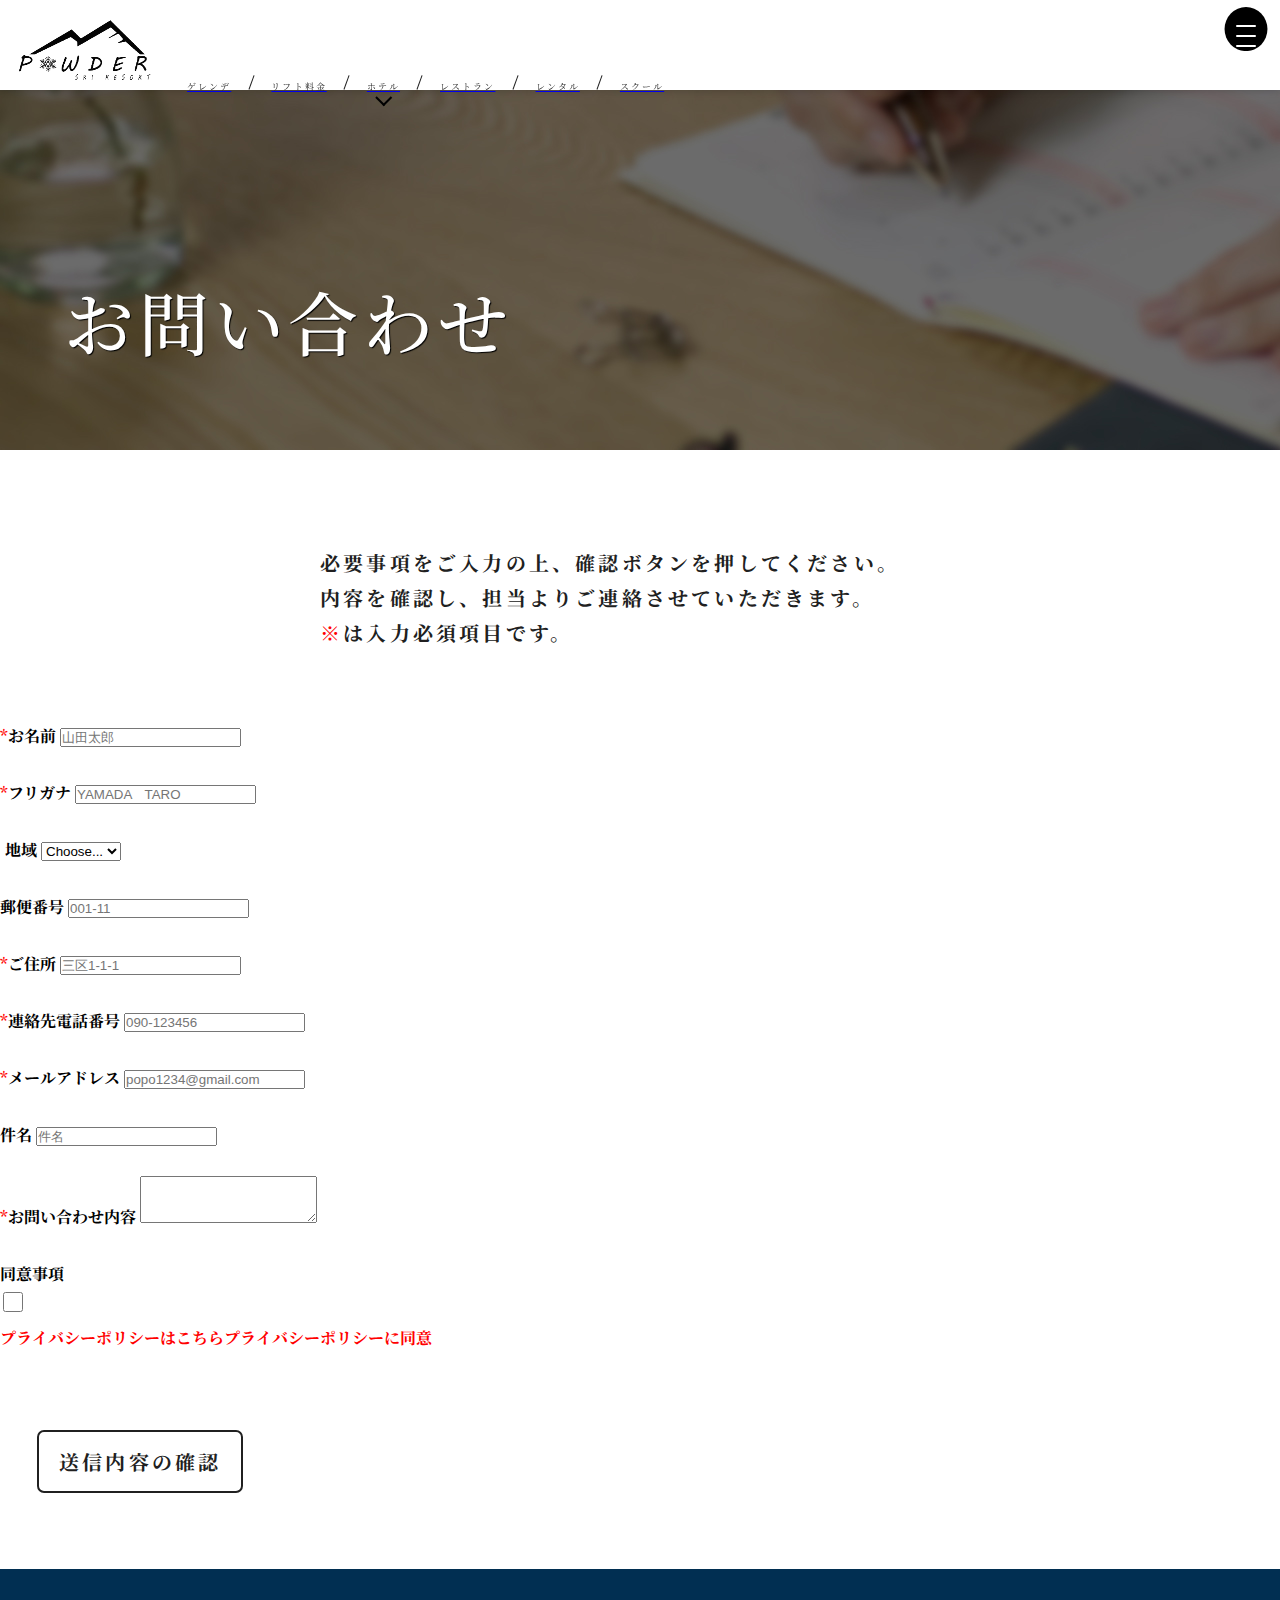
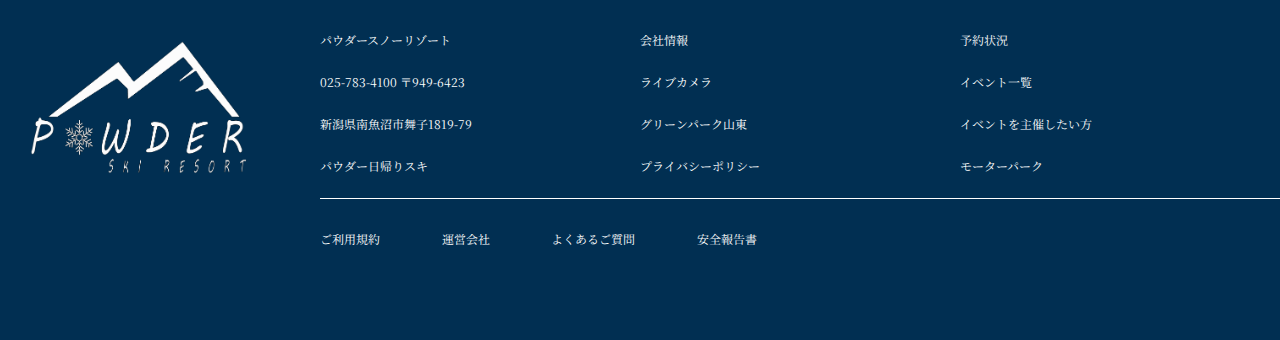
<file: my project/form.html>
<!DOCTYPE html>
<html lang="en">

<head>
  <meta charset="UTF-8">
  <meta name="viewport" content="width=device-width, initial-scale=1.0, user-scalable=yes">
  <meta http-equiv="X-UA-Compatible" content="ie=edge">
  <title>お問い合わせ</title>
  <link rel="stylesheet" href="https://stackpath.bootstrapcdn.com/bootstrap/4.2.1/css/bootstrap.min.css"
    integrity="sha384-GJzZqFGwb1QTTN6wy59ffF1BuGJpLSa9DkKMp0DgiMDm4iYMj70gZWKYbI706tWS" crossorigin="anonymous">
  <link rel="stylesheet" href="./stylesheet/hamburgers.css">
  <link rel="stylesheet" href="./stylesheet/animate.min.css">
  <link rel="stylesheet" href="./stylesheet/Common.css">
  <link rel="stylesheet" href="./stylesheet/form.css">
</head>

<body>
  <header>

    <div class="headerBanner">

      <div class="bannerTitle">
        <h1>お問い合わせ</h1>
      </div>
    </div>
    <div id="headerBanner">
      <nav id="navbar2">
        <ul>
          <li class="logo"><a href="./index.html">
              <img src="./image/logo_black-08.png" alt=""></a>
          </li>
          <li><a href="./Area.html">
              <div class="underline">
                <p>ゲレンデ</p>
              </div>
            </a></li>
          <li class="bline">
          </li>

          <li> <a href="./Lift.html">
              <div class="underline">
                <p>リフト料金</p>
              </div>
            </a></li>
          <li class="bline">
          </li>
          <li id="hotelBox2" onmouseover="switchMenu2( this, 'hotelBoxInside2', 'MouseOver' )" onmouseout="hideMenu2()">
            <a href="#">
              <div class="circle">
                <p>ホテル</p>
              </div>
            </a>
            <div id="hotelBoxInside2">
              <ul>
                <a href="./hotel.html">
                  <li><img src="./image/Navhotel1.jpg" alt="">
                    <h5>王子第一ホテル</h5>
                  </li>
                </a>
                <a href="./hotel.html">
                  <li><img src="./image/navhotel2.jpg" alt="">
                    <h5>パウダーホテル</h5>
                  </li>
                </a>
                <a href="./hotel.html">
                  <li><img src="./image/navhotel3.jpg" alt="">
                    <h5>綾会館</h5>
                  </li>
                </a>
              </ul>
            </div>
          </li>
          <li class="bline">
          </li>
          <li> <a href="./Dining.html">
              <div class="underline">
                <p> レストラン</p>
              </div>
            </a></li>
          <li class="bline">
          </li>

          <li> <a href="./Rental.html">
              <div class="underline">
                <p>レンタル</p>
              </div>
            </a></li>

          <li class="bline">
          </li>
          <li> <a href="./school.html">
              <div class="underline">
                <p> スクール</p>
              </div>
            </a></li>

        </ul>
      </nav>


      <div id="ham">
        <ul>
          <a href="./index.html">
            <li>
              <h2>トップページ</h2>
            </li>
          </a><br>
          <a href="./Area.html">
            <li>
              <h2> ゲレンデ</h2>
            </li>
          </a><br>
          <a href="./Lift.html">
            <li>
              <h2>リフト料金</h2>
            </li>
          </a><br>
          <a href="./hotel.html">
            <li>
              <h2>ホテル</h2>
            </li>
          </a><br>
          <a href="./Dining.html">
            <li>
              <h2>レストラン</h2>
            </li>
          </a><br>
          <a href="./Rental.html">
            <li>
              <h2>レンタル</h2>
            </li>
          </a><br>
          <a href="./school.html">
            <li>
              <h2>スクール</h2>
            </li>
          </a><br>
          <a href="./form.html">
            <li>
              <h2>お問い合わせ<h2>
            </li>
          </a>
        </ul>
      </div>
      <div id="hamIcon">
        <button type="button" name="btn" class="hamburger hamburger--slider" id="hamburgerIcon">
          <span class="hamburger-box">
            <span class="hamburger-inner"></span>
          </span>
          <div class="hamburgerBlack"><img src="./image/hamburger-Circle.svg" alt=""></div>
        </button>
      </div>

    </div>
  </header>

  <main>

    <div id="theFormBody">
      <div class="formTopText">
        <h4> 必要事項をご入力の上、確認ボタンを押してください。<br>
          内容を確認し、担当よりご連絡させていただきます。<br>
          <span>※</span>は入力必須項目です。

        </h4>
      </div>
      <form>
        <div class="container form-row">
          <div class="col-xl-12 col-12 form-group row">
            <label for="validationDefault01" class="col-xl-4 col-md-12"> <span>*</span>お名前</label>
            <input type="text" class="form-control col-xl-6 col-md-12" id="validationDefault01" placeholder="山田太郎"
              value="" required>
          </div>
          <div class="col-xl-12  form-group row">
            <label for="validationDefault02" class="col-xl-4 col-md-12"> <span>*</span>フリガナ</label>
            <input type="text" class="form-control col-xl-6 col-md-12" id="validationDefault02"
              placeholder="YAMADA　TARO" value="" required>
          </div>

          <div class="col-xl-12  form-group row ">
            　<label for="validationDefault03" class="col-xl-4 col-md-12 area"> 地域</label>

            <select class="custom-select col-xl-6 col-md-12" id="inputGroupSelect03">
              <option selected>Choose...</option>
              <option value="1">東京区</option>
              <option value="2">大阪府</option>
              <option value="3">北海道</option>
              <option value="1">京都府</option>
              <option value="2">福岡県</option>
              <option value="3">長野県</option>
            </select>

          </div>
          <div class="col-xl-12  form-group row">
            <label for="validationDefault03" class="col-xl-4 col-md-12">郵便番号</label>
            <input type="text" class="form-control col-xl-6 col-md-12" id="validationDefault03" placeholder="001-11"
              required>
          </div>
          <div class="col-xl-12  form-group row">
            <label for="validationDefault04" class="col-xl-4 col-md-12"> <span>*</span>ご住所</label>
            <input type="text" class="form-control col-xl-8 col-md-12" id="validationDefault04" placeholder="三区1-1-1"
              required>
          </div>
          <div class="col-xl-12  form-group row">
            <label for="validationDefault05" class="col-xl-4 col-md-12"> <span>*</span>連絡先電話番号</label>
            <input type="text" class="form-control col-xl-6 col-md-12" id="validationDefault05" placeholder="090-123456"
              required>
          </div>
          <div class="col-xl-12  form-group row">
            <label for="validationDefault05" class="col-xl-4 col-md-12"> <span>*</span>メールアドレス</label>
            <input type="text" class="form-control col-xl-6 col-md-12" id="validationDefault05"
              placeholder="popo1234@gmail.com" required>
          </div>
          <div class="col-xl-12  form-group row">
            <label for="validationDefault05" class="col-xl-4 col-md-12">件名</label>
            <input type="text" class="form-control col-xl-6 col-md-12" id="validationDefault05" placeholder="件名"
              required>
          </div>

          <div class="form-group row col-xl-12 ">
            <label class="form-check-label col-xl-4 col-md-12" for="invalidCheck2"> <span>*</span>お問い合わせ内容 </label>
            <textarea class="form-control col-xl-6 col-md-12" id="exampleFormControlTextarea1" rows="3"></textarea>

          </div>


          <div class="col-xl-12 mb-1 form-group  row">
            <label for="validationDefault05" class="col-xl-4 col-md-2 col-3">同意事項</label>
            <div class="form-check">
              <input class="form-check-input " type="checkbox" value="" id="defaultCheck1">
              </label>
            </div>
            <div class="notify" class="col-xl-8 col-md-8 col-12"></div>
            <span>プライバシーポリシーはこちらプライバシーポリシーに同意</span>
          </div>
        </div>
      </form>

      <div class="form-group col-xl-12 col-md-12 row button">
        　　 <label class=" col-xl-5 col-md-4  col-3"></label>
        <button type="submit" class="btn btn-secondary">
          <h6>送信内容の確認</h6>
        </button>
      </div>

    </div>

  </main>
  <footer>

    <div class="footer">
      <div class="footerLogo"><img src="./image/logoWhite-08.png" alt=""></div>
      <div class="footerLeft">
        <p>
          パウダースノーリゾート<br> 025-783-4100 〒949-6423 <br>
          新潟県南魚沼市舞子1819-79 <br>
          パウダー日帰りスキ</p>
      </div>
      <div class="footerCenter">
        <p>
          会社情報 <br>ライブカメラ <br>グリーンパーク山東 <br>プライバシーポリシー</p>
      </div>
      <div class="footerRight">
        <p> 予約状況 <br>イベント一覧 <br>イベントを主催したい方 <br>モーターパーク</p>
      </div>
    </div>
    <div class="footerLast">
      <span> ご利用規約</span>
      <span> 運営会社</span>
      <span> よくあるご質問</span>
      <span> 安全報告書</span>
    </div>
  </footer>




  <script src="./js/jquery-2.0.2.js"></script>
  <script src="https://stackpath.bootstrapcdn.com/bootstrap/4.2.1/js/bootstrap.min.js"
    integrity="sha384-B0UglyR+jN6CkvvICOB2joaf5I4l3gm9GU6Hc1og6Ls7i6U/mkkaduKaBhlAXv9k" crossorigin="anonymous">
  </script>
  <script src="./js/common.js"></script>

  <Script>
    var bodyClass = document.body.classList,
      lastScrollY = 0;
    window.addEventListener('scroll', function () {
      var st = this.scrollY;
      // 判斷是向上捲動，而且捲軸超過 200px
      if (st < lastScrollY) {
        bodyClass.remove('hideUp');
      } else {
        bodyClass.add('hideUp');
      }
      lastScrollY = st;
    });
  </Script>

</body>

</html>
</file>
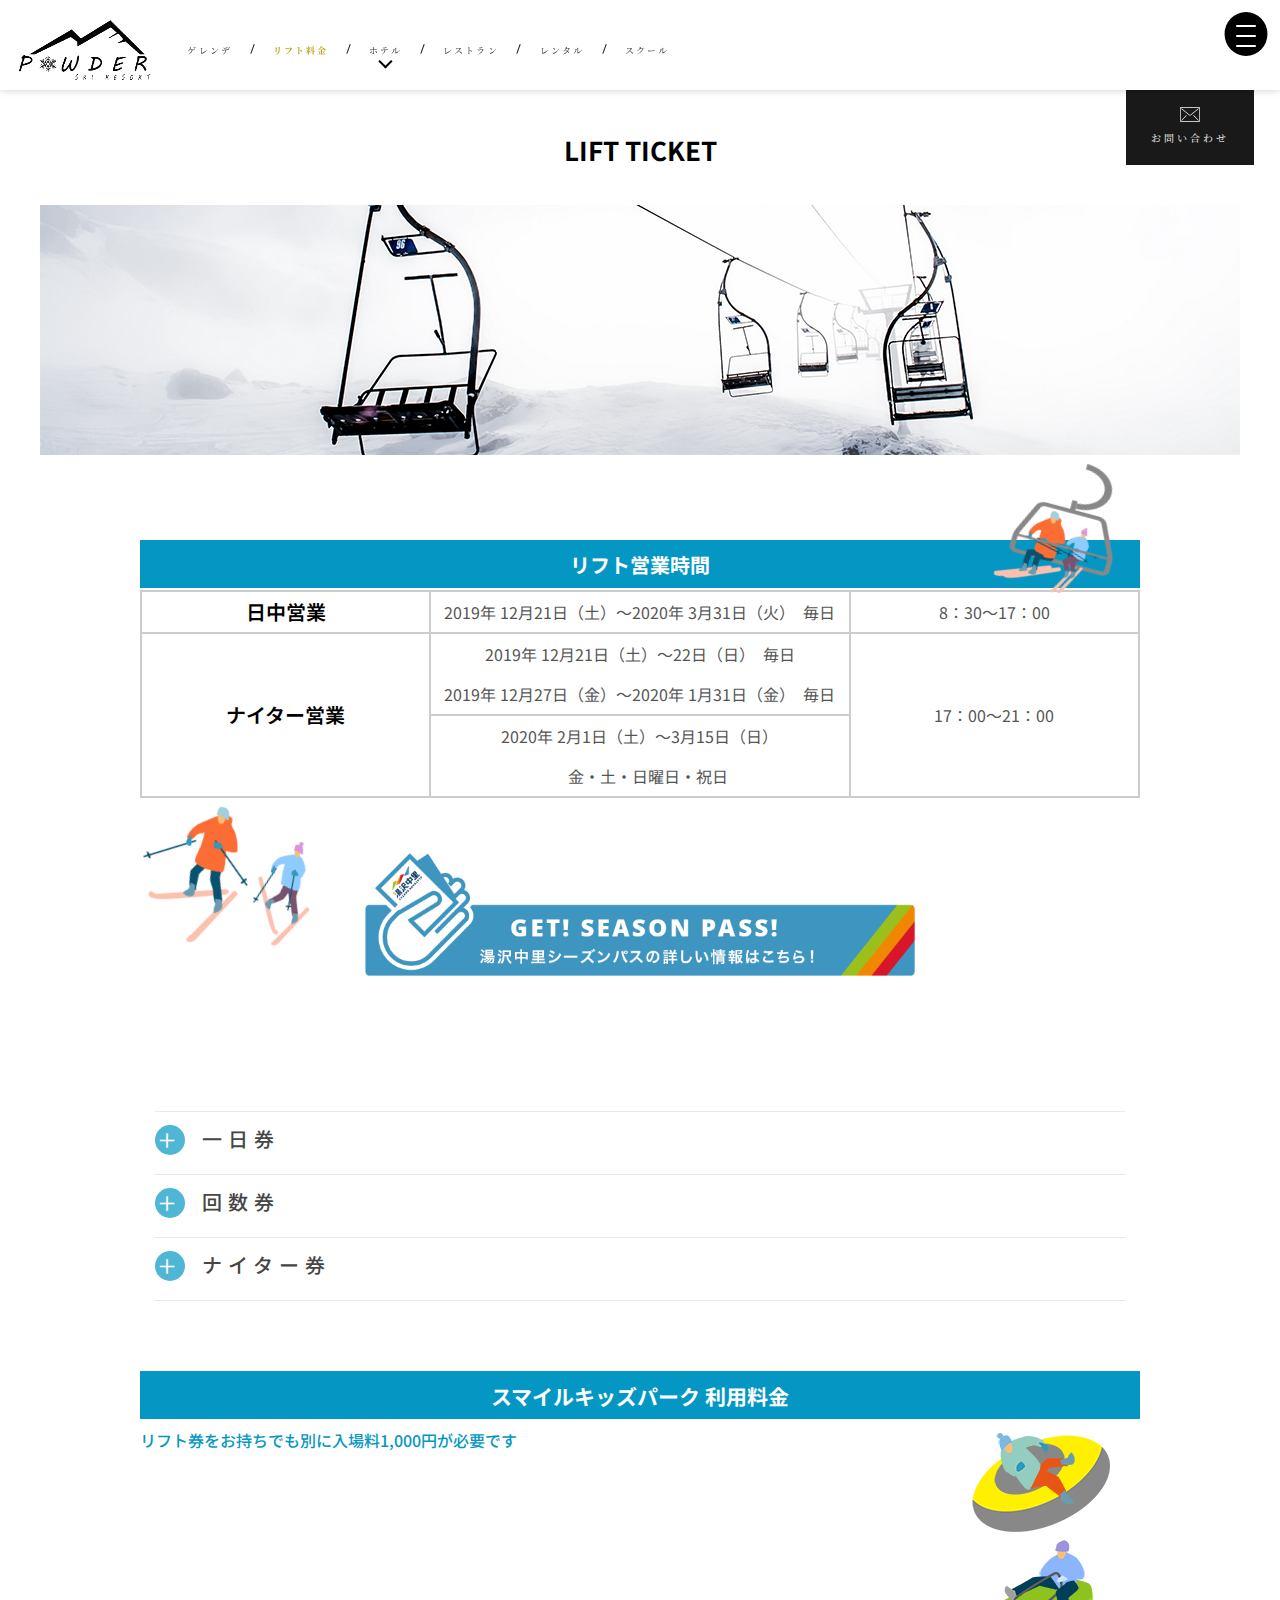
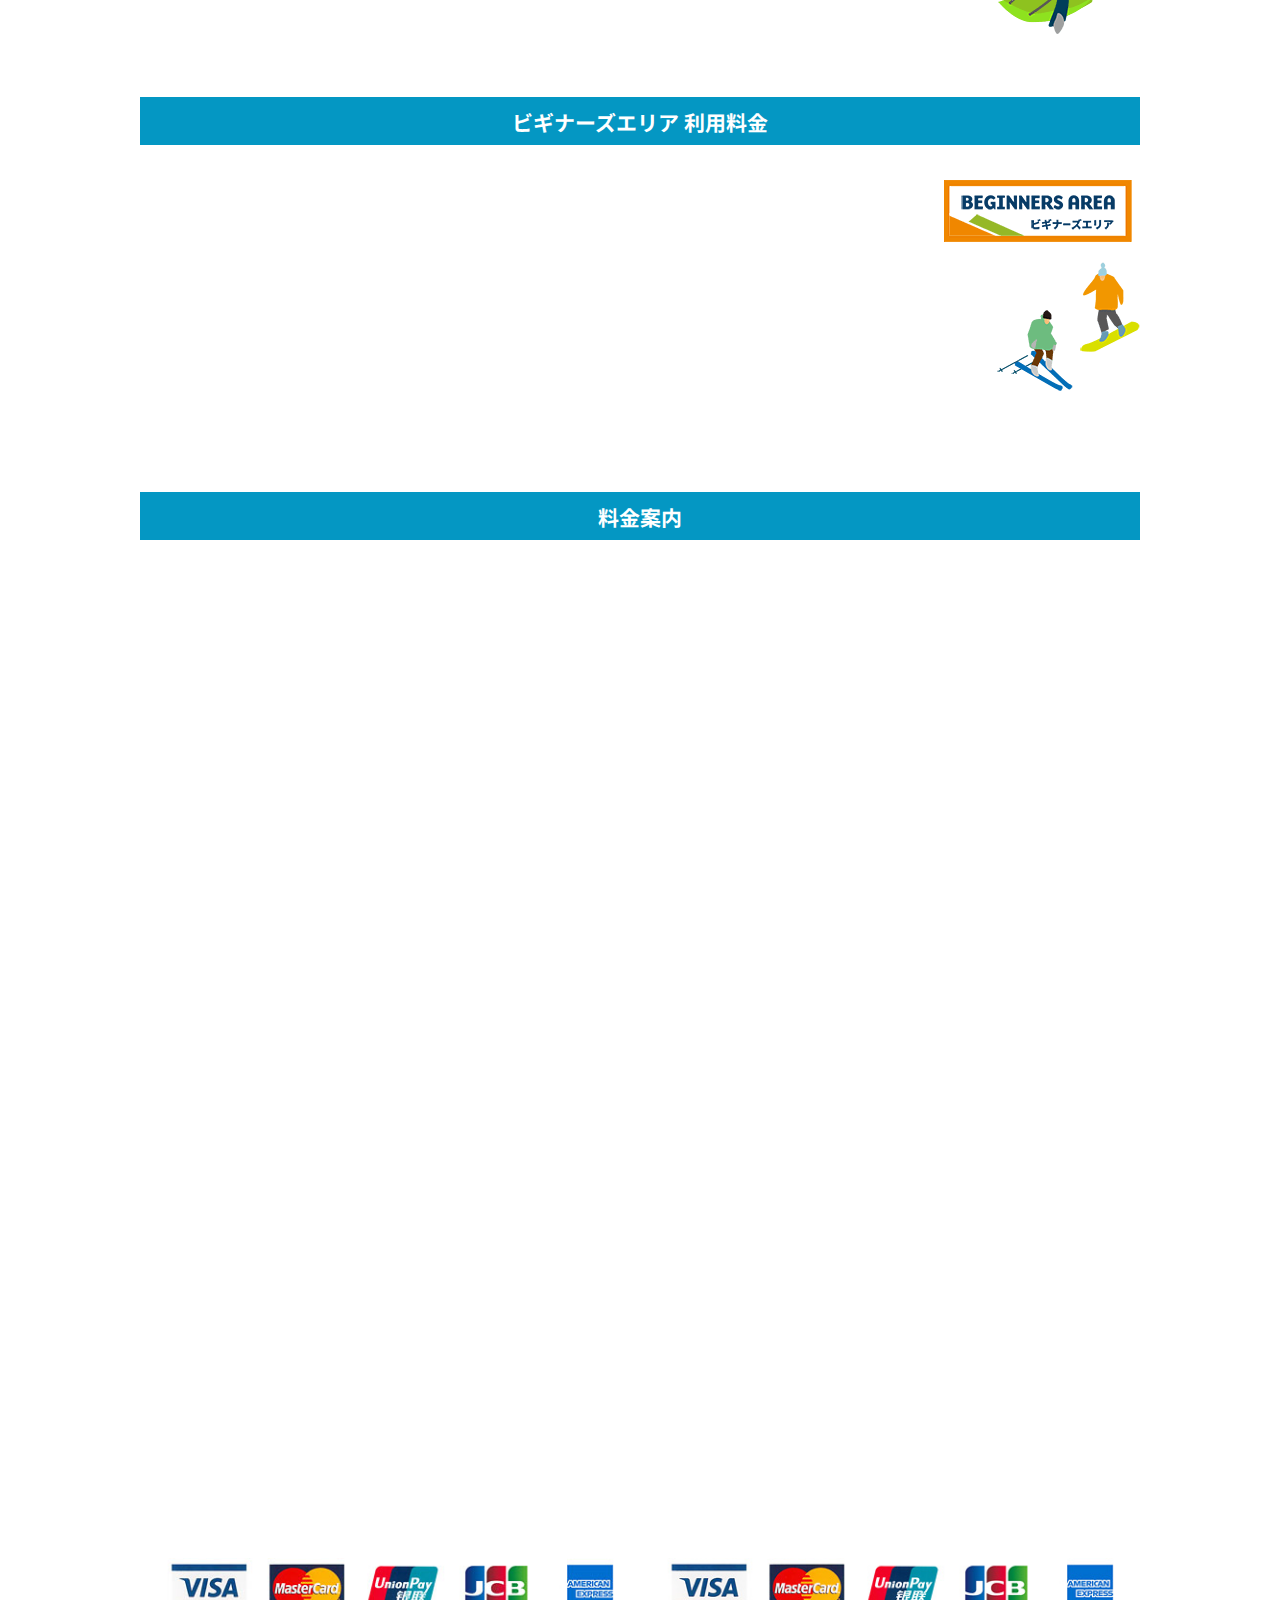
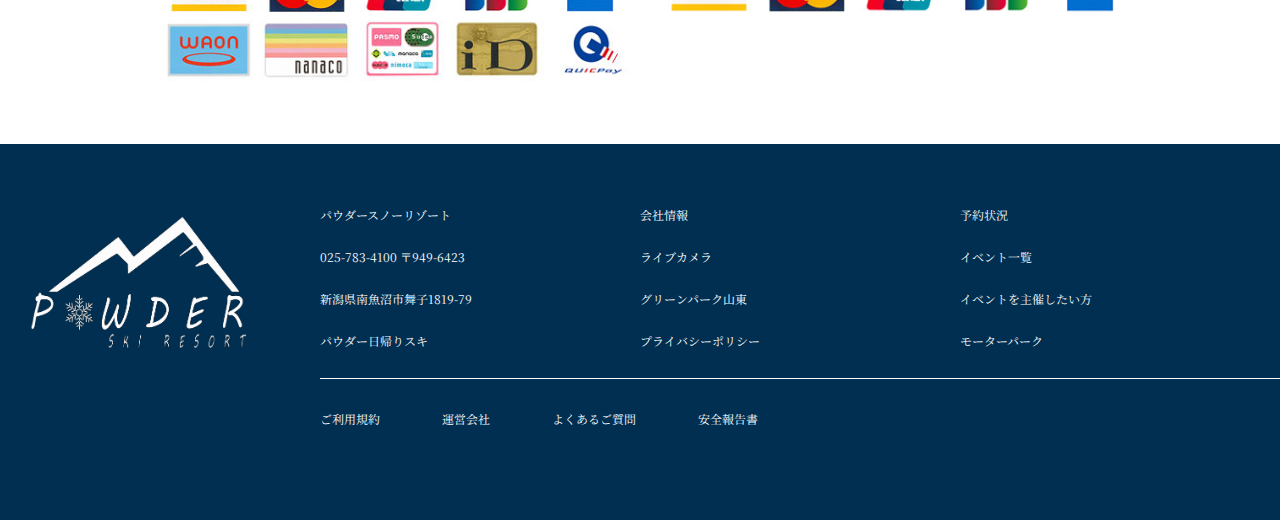
<file: my project/Lift.html>
<!DOCTYPE html>
<html lang="en">

<head>
    <meta charset="UTF-8">
    <meta name="viewport" content="width=device-width, initial-scale=1.0">
    <meta http-equiv="X-UA-Compatible" content="ie=edge">
    <title>リフト紹介</title>


    <link rel="stylesheet" href="https://stackpath.bootstrapcdn.com/bootstrap/4.3.1/css/bootstrap.min.css"
        integrity="sha384-ggOyR0iXCbMQv3Xipma34MD+dH/1fQ784/j6cY/iJTQUOhcWr7x9JvoRxT2MZw1T" crossorigin="anonymous">

    <link rel="stylesheet" href="./stylesheet/hamburgers.css">
    <link rel="stylesheet" href="./stylesheet/animate.min.css">
    <link rel="stylesheet" href="./stylesheet/Common.css">
    <link rel="stylesheet" href="./stylesheet/Lift.css">
</head>

<body>
    <header>
        <div class="suportArea">
            <a href="./form.html">
                <div class="suport"><span> お問い合わせ</span></div>
            </a>
        </div>
        <div id="headerBanner">
            <nav id="navbar2">
                <ul>
                    <li class="logo"><a href="./index.html">
                            <img src="./image/logo_black-08.png" alt=""></a>
                    </li>
                    <li><a href="./Area.html">
                            <div class="underline">
                                <p>ゲレンデ</p>
                            </div>
                        </a></li>
                    <li class="bline">
                    </li>

                    <li> <a href="./Lift.html">
                            <div class="underline">
                                <p style="color: rgba(182, 155, 0, 0.9); font-weight: 700;">リフト料金</p>
                            </div>
                        </a></li>
                    <li class="bline">
                    </li>
                    <li id="hotelBox2" onmouseover="switchMenu2( this, 'hotelBoxInside2', 'MouseOver' )"
                        onmouseout="hideMenu2()"> <a href="#">
                            <div class="circle">
                                <p>ホテル</p>
                            </div>
                        </a>
                        <div id="hotelBoxInside2">
                            <ul>
                                <a href="./hotel.html">
                                    <li><img src="./image/Navhotel1.jpg" alt="">
                                        <h5>王子第一ホテル</h5>
                                    </li>
                                </a>
                                <a href="./hotel.html">
                                    <li><img src="./image/navhotel2.jpg" alt="">
                                        <h5>パウダーホテル</h5>
                                    </li>
                                </a>
                                <a href="./hotel.html">
                                    <li><img src="./image/navhotel3.jpg" alt="">
                                        <h5>綾会館</h5>
                                    </li>
                                </a>
                            </ul>
                        </div>
                    </li>
                    <li class="bline">
                    </li>
                    <li> <a href="./Dining.html">
                            <div class="underline">
                                <p> レストラン</p>
                            </div>
                        </a></li>
                    <li class="bline">
                    </li>

                    <li> <a href="./Rental.html">
                            <div class="underline">
                                <p>レンタル</p>
                            </div>
                        </a></li>

                    <li class="bline">
                    </li>
                    <li> <a href="./school.html">
                            <div class="underline">
                                <p> スクール</p>
                            </div>
                        </a></li>

                </ul>
            </nav>


            <div id="ham">
                <ul>
                    <a href="./index.html">
                        <li>
                            <h2>トップページ</h2>
                        </li>
                    </a><br>
                    <a href="./Area.html">
                        <li>
                            <h2> ゲレンデ</h2>
                        </li>
                    </a><br>
                    <a href="./Lift.html">
                        <li>
                            <h2>リフト料金</h2>
                        </li>
                    </a><br>
                    <a href="./hotel.html">
                        <li>
                            <h2>ホテル</h2>
                        </li>
                    </a><br>
                    <a href="./Dining.html">
                        <li>
                            <h2>レストラン</h2>
                        </li>
                    </a><br>
                    <a href="./Rental.html">
                        <li>
                            <h2>レンタル</h2>
                        </li>
                    </a><br>
                    <a href="./school.html">
                        <li>
                            <h2>スクール</h2>
                        </li>
                    </a><br>
                    <a href="./form.html">
                        <li>
                            <h2>お問い合わせ<h2>
                        </li>
                    </a>
                </ul>
            </div>


            <div id="hamIcon">
                <button type="button" name="btn" class="hamburger hamburger--slider" id="hamburgerIcon">
                    <span class="hamburger-box">
                        <span class="hamburger-inner"></span>
                    </span>
                    <div class="hamburgerBlack"><img src="./image/hamburger-Circle.svg" alt=""></div>

                </button>
            </div>

        </div>

        <div class="quide">
            <p>LIFT TICKET</p>
        </div>
        <div class="topbanner"></div>
    </header>

    <div id="openTime">
        <div class="openTime wow fadeInDown" data-wow-duration="1s" data-wow-delay="0.5s ">
            <p>リフト営業時間</p>
            <div class="liftPic1"><img src="./image/fee_img01.png" alt=""></div>
            <div class="liftPic2"><img src="./image/fee_main_icon01.png" alt=""></div>
        </div>

        <table id="openTimeForm" class="openTimeFormContent wow fadeInUp" data-wow-duration="1s" data-wow-delay="0.5s ">
            <tr class="openTimeForm ">
                <td class="openTimeFormTitle">日中営業</td>
                <td>2019年 12月21日（土）～2020年 3月31日（火）　毎日</td>
                <td> 8：30～17：00</td>

            </tr>
            <tr class="openTimeForm">
                <td class="openTimeFormTitle" rowspan="2">ナイター営業</td>
                <td>2019年 12月21日（土）～22日（日）　毎日 <br>
                    2019年 12月27日（金）～2020年 1月31日（金）　毎日</td>
                <td rowspan="2">17：00～21：00</td>

            </tr>
            <tr class="openTimeForm">
                <td>2020年 2月1日（土）～3月15日（日）<br>　金・土・日曜日・祝日</td>
            </tr>
        </table>

        <table id="openTimeForm_forSm">
            <tr class="openTimeForm">
                <td>日中営業 </td>
            </tr>
            <tr class="openTimeForm">
                <td>2019年 12月21日（土）～2020年 3月31日（火）　毎日
                    <span>aaaaaaaaaaaaaaaaaaaaaaaaaaaaaaaaaaaaaaaaaaa</span> </td>
            </tr>
            <tr class="openTimeForm">
                <td> 8：30～17：00</td>
            </tr>
        </table>

        <table id="openTimeForm_forSm">
            <tr class="openTimeForm">
                <td>ナイター営業</td>
            </tr>
            <tr class="openTimeForm">
                <td>2019年 12月21日（土）～22日（日）　毎日
                    2019年 12月27日（金）～2020年 1月31日（金）　毎日</td>
            </tr>
            <tr class="openTimeForm">
                <td>17：00～21：00</td>
            </tr>
        </table>

    </div>
    <div class="ticket"><img src="./image/bnr_season-ticket-2019_pc.png" alt=""></div>
    <div id="ticketFee">
        <div class="openTime wow fadeInUp" data-wow-duration="1s" data-wow-delay="0.5s">
            <p>リフト券料金</p>
        </div>
        <div class="container">
            <!-- <div class="row"> -->
            <!-- <div class="col-md-offset-3 col-md-6"> -->
            <div class="panel-group" id="accordion" role="tablist" aria-multiselectable="true">
                <section class="panel panel-default" role="tab" id="headingOne">
                    <div class="panel-heading">
                        <h2 class="panel-title">
                            <a class="collapsed" role="button" data-toggle="collapse" data-parent="#accordion"
                                href="#collapseOne" aria-expanded="true" aria-controls="collapseOne">

                                一日券
                            </a>
                        </h2>
                    </div>
                    <div id="collapseOne" class="panel-collapse collapse in" role="tabpanel"
                        aria-labelledby="headingOne">
                        <p class="panel-body">
                            <table class="fancytable">
                                <tr class="headerrow">
                                    <td>券種</td>
                                    <td>大人</td>
                                    <td>シニア・中高生 </td>
                                    <td>小学生</td>
                                </tr>
                                <tr class="dataroweven">
                                    <td>半日券（8：30～14：00／11：00～17：00）</td>
                                    <td>￥3,600</td>
                                    <td>￥2,900</td>
                                    <td>￥2,500</td>
                                </tr>
                                <tr class="datarowodd">
                                    <td>1日券(営業開始～当日の17:00)</td>
                                    <td>￥4,500</td>
                                    <td>￥3,500</td>
                                    <td>￥2,500</td>
                                </tr>
                                <tr class="dataroweven">
                                    <td>2日券(営業開始～翌日の17:00)</td>
                                    <td>￥8,000</td>
                                    <td>￥6,200</td>
                                    <td>￥4,500</td>
                                </tr>

                            </table>


                    </div>
                </section>
                <section class="panel panel-default">
                    <div class="panel-heading" role="tab" id="headingTwo">
                        <h2 class="panel-title">
                            <a class="collapsed" role="button" data-toggle="collapse" data-parent="#accordion"
                                href="#collapseTwo" aria-expanded="false" aria-controls="collapseTwo">

                                回数券
                            </a>
                        </h2>
                    </div>
                    <div id="collapseTwo" class="panel-collapse collapse" role="tabpanel" aria-labelledby="headingTwo">
                        <p class="panel-body">
                            <table class="fancytable">
                                <tr class="headerrow">
                                    <td>券種</td>
                                    <td>大人</td>
                                    <td>シニア・中高生 </td>
                                    <td>小学生</td>
                                </tr>
                                <tr class="datarowodd">
                                    <td>5時間券</td>
                                    <td>￥3,800</td>
                                    <td>￥2,900</td>
                                    <td>￥2,000</td>
                                </tr>
                                <tr class="dataroweven">
                                    <td>１回券</td>
                                    <td>￥420</td>
                                    <td>￥350</td>
                                    <td>￥300</td>
                                </tr>
                                <tr class="datarowodd">
                                    <td>8回券</td>
                                    <td>￥3,150</td>
                                    <td>￥2,600</td>
                                    <td>￥2,200</td>
                                </tr>
                            </table>

                    </div>
                </section>
                <section class="panel panel-default">
                    <div class="panel-heading" role="tab" id="headingThree">
                        <h2 class="panel-title">
                            <a class="collapsed" role="button" data-toggle="collapse" data-parent="#accordion"
                                href="#collapseThree" aria-expanded="false" aria-controls="collapseThree">
                                ナイター券
                            </a>
                        </h2>
                    </div>
                    <div id="collapseThree" class="panel-collapse collapse" role="tabpanel"
                        aria-labelledby="headingThree">
                        <p class="panel-body">

                            <table class="fancytable">
                                <tr class="headerrow">
                                    <td>券種</td>
                                    <td>大人</td>
                                    <td>シニア・中高生 </td>
                                    <td>小学生</td>
                                </tr>
                                <tr class="datarowodd">
                                    <td>ナイター券（17：00～21：00）</td>
                                    <td>￥2,400</td>
                                    <td>￥2,100 </td>
                                    <td>￥1,600</td>
                                </tr>
                                <tr class="dataroweven">
                                    <td>ロングナイター券（15：00～21：00）</td>
                                    <td>￥3,600</td>
                                    <td>￥2,900 </td>
                                    <td>￥2,500</td>
                                </tr>
                            </table>

                            <!-- </div> -->
                </section>
                <!-- </div> -->
            </div>
        </div>
    </div>

    <div id="parkFee">
        <div class="priceRule">
            <p>スマイルキッズパーク 利用料金</p>

        </div>
        <div class="parkFee">
            <h5>リフト券をお持ちでも別に入場料1,000円が必要です</h5>
            <img src="./image/fee_img06.png" alt="">

            <div class="parkFeeLine wow fadeInUp" data-wow-duration="1s" data-wow-delay="0.5s">
            </div>
            <div class="parkP_One wow fadeInUp" data-wow-duration="1s" data-wow-delay="0.5s">
                <p>乗降車時、不安のある方（初心者等）は遠慮なく係員にお申し出ください。減速（一時的にゆっくりにする）や一旦停止させて頂きます。
                </p>
            </div>

            <div class="parkP_Two wow fadeInUp" data-wow-duration="1s" data-wow-delay="0.5s">
                <p>また、小さなお子様の乗降車等も出来る限りお手伝いさせて頂きます。スーパークワッドリフト及びラビットトリプルリフトは、冬季上り専用となります。下り線への乗車は一切出来ませんのでご了承ください。
                </p>
            </div>
        </div>

    </div>
    <div id="beginnerFee">
        <div class="priceRule ">
            <p>ビギナーズエリア 利用料金</p>
            <img src="./image/fee_img07.png" alt="">
        </div>
        <div class="beginnerFee wow fadeInUp" data-wow-duration="1s" data-wow-delay="0.5s">
            <h5>リフト券かスマイルキッズパーク、どちらかのチケットでご利用いただけます</h5>
            <div class="beginnerFee_One">
                <p>ロープウェイは、点検の為、半日又は終日運休する場合がございます。ロープウェイの運休はいずれも機械整備の為の定期点検です。大変ご迷惑お掛けいたしますが、安全運行の為にご協力ください。
                </p>
            </div>

            <div class="beginnerFee_Two">
                <p>スーパークワッドリフト及びラビットトリプルリフトは、冬季上り専用となります。下り線への乗車は一切出来ませんのでご了承ください。
                </p>
            </div>
        </div>
    </div>
    <div id="rule">

        <div class="priceRule">
            <p>料金案内</p>
        </div>
        <ul class="ulText wow fadeInUp" data-wow-duration="1s" data-wow-delay="0.5s">【シーズン券について】
            <li style="margin-top: 20px;">シーズン券はロープウエイ、リフト、スノーウォーカー共にご利用頂けます。</li>
            <li>シーズン券をお求めの際は、①シーズン券添付用の写真を１枚 ②免許証等、本人確認ができるものをご用意ください。</li>
            <li>シーズン券に必要な写真は、30mm×25mm 1枚です。</li>
        </ul>
        <ul class="ulText wow fadeInUp" data-wow-duration="1s" data-wow-delay="0.5s">【回数券について】
            <li style="margin-top: 20px;">回数券は、1回券のみの販売になります。</li>
            <li>昨シーズンお求めになった回数券で、余っている券のご利用、換金には一切応じることができません。</li>
        </ul>
        <ul class="ulText wow fadeInUp" data-wow-duration="1s" data-wow-delay="0.5s">【ご利用いただける滑走用具について】
            <li style="margin-top: 20px;">スキー場でご利用いただける滑走用具は、こちらからご確認ください。</li>
        </ul>
        <ul class="ulText wow fadeInUp" data-wow-duration="1s" data-wow-delay="0.5s">【リフト・ロープウェイ運休について】
            <li style="margin-top: 20px;">トリプルリフトは平日等混雑状況によって予告なく運休する場合がございます。</li>
            <li>ロープウェイは、点検の為、半日又は終日運休する場合がございます。</li>
            <li>ロープウェイの運休はいずれも機械整備の為の定期点検です。大変ご迷惑お掛けいたしますが、安全運行の為にご協力ください。</li>
        </ul>
        <ul class="ulText wow fadeInUp" data-wow-duration="1s" data-wow-delay="0.5s">【リフト乗車時の注意とご案内】
            <li style="margin-top: 20px;">
                リフト乗車時には、必ず滑走用具を装着して頂くようお願いしております。これはもしスキーやスノーボードをリフトから落としてしまった場合、コース内にいる他のお客様へ当たってしまったら大事故につながってしまう等を防ぐ為で、全てのお客様に対しお願いしております。初心者・上級者を問わず、より安全な運行にご協力ください。
            </li>
            <li>スノーボーダーの皆様へ。リフト乗降車時、スノーボードの板を滑走方向にまっすぐに向けるようにして下さい、滑走面に対し横向きにした場合、エッジが引っ掛かり、大変危険です。また、乗り合わせた他のお客様にも迷惑が掛かってしまうことがありますので十分ご注意ください。
            </li>
            <li>リフト乗車中は、お客様の安全確保の為「セフティーバー」を必ず下ろすようお声をかけさせていただいております。お客様ご自身の安全確保となりますので何卒ご協力お願い致します。</li>
            <li>乗降車時、不安のある方（初心者等）は遠慮なく係員にお申し出ください。減速（一時的にゆっくりにする）や一旦停止させて頂きます。また、小さなお子様の乗降車等も出来る限りお手伝いさせて頂きます。</li>
            <li> スーパークワッドリフト及びラビットトリプルリフトは、冬季上り専用となります。下り線への乗車は一切出来ませんのでご了承ください。</li>
        </ul>
        <ul class="ulText wow fadeInUp" data-wow-duration="1s" data-wow-delay="0.5s">
            【チケット購入時に使用できるカード】
        </ul>
        <ul class="ulText" id="paymentPic">
            <li class="paymentPic1 "><img src="./image/img02.jpg" alt=""></li>
            <li class="paymentPic2"><img src="./image/img03.jpg" alt=""></li>
        </ul>

    </div>
    <footer>

        <div class="footer">
            <div class="footerLogo"><img src="./image/logoWhite-08.png" alt=""></div>
            <div class="footerLeft">
                <p>
                    パウダースノーリゾート<br> 025-783-4100 〒949-6423 <br>
                    新潟県南魚沼市舞子1819-79 <br>
                    パウダー日帰りスキ</p>
            </div>
            <div class="footerCenter">
                <p>
                    会社情報 <br>ライブカメラ <br>グリーンパーク山東 <br>プライバシーポリシー</p>
            </div>
            <div class="footerRight">
                <p> 予約状況 <br>イベント一覧 <br>イベントを主催したい方 <br>モーターパーク</p>
            </div>
        </div>
        <div class="footerLast">
            <span> ご利用規約</span>
            <span> 運営会社</span>
            <span> よくあるご質問</span>
            <span> 安全報告書</span>
        </div>
    </footer>


    <script src="https://code.jquery.com/jquery-3.3.1.slim.min.js"
        integrity="sha384-q8i/X+965DzO0rT7abK41JStQIAqVgRVzpbzo5smXKp4YfRvH+8abtTE1Pi6jizo" crossorigin="anonymous">
    </script>
    <script src="./js/common.js"></script>
    <script src="https://stackpath.bootstrapcdn.com/bootstrap/4.3.1/js/bootstrap.min.js"
        integrity="sha384-JjSmVgyd0p3pXB1rRibZUAYoIIy6OrQ6VrjIEaFf/nJGzIxFDsf4x0xIM+B07jRM" crossorigin="anonymous">
    </script>
    <script src="https://cdnjs.cloudflare.com/ajax/libs/popper.js/1.14.6/umd/popper.min.js"
        integrity="sha384-wHAiFfRlMFy6i5SRaxvfOCifBUQy1xHdJ/yoi7FRNXMRBu5WHdZYu1hA6ZOblgut" crossorigin="anonymous">
    </script>
    <script src="./js/wow.js"></script>
    <script src="./js/wow.min.js"></script>
    <script>
        new WOW().init();
    </script>
    <script>
        var wow = new WOW({
            boxClass: 'wow', 
            animateClass: 'animated', 
            offset: 0, 
            mobile: true,
            live: true, 
            callback: function (box) {
                console.log("WOW: animating <" + box.tagName.toLowerCase() + ">")
            
            },

        });
        wow.init();
    </script>
    <Script>
     


        var bodyClass = document.body.classList,
            lastScrollY = 0;
        window.addEventListener('scroll', function () {
            var st = this.scrollY;
            // 判斷是向上捲動，而且捲軸超過 200px
            if (st < lastScrollY) {
                bodyClass.remove('hideUp');
            } else {
                bodyClass.add('hideUp');
            }
            lastScrollY = st;
        });
    </Script>
</body>

</html>
</file>
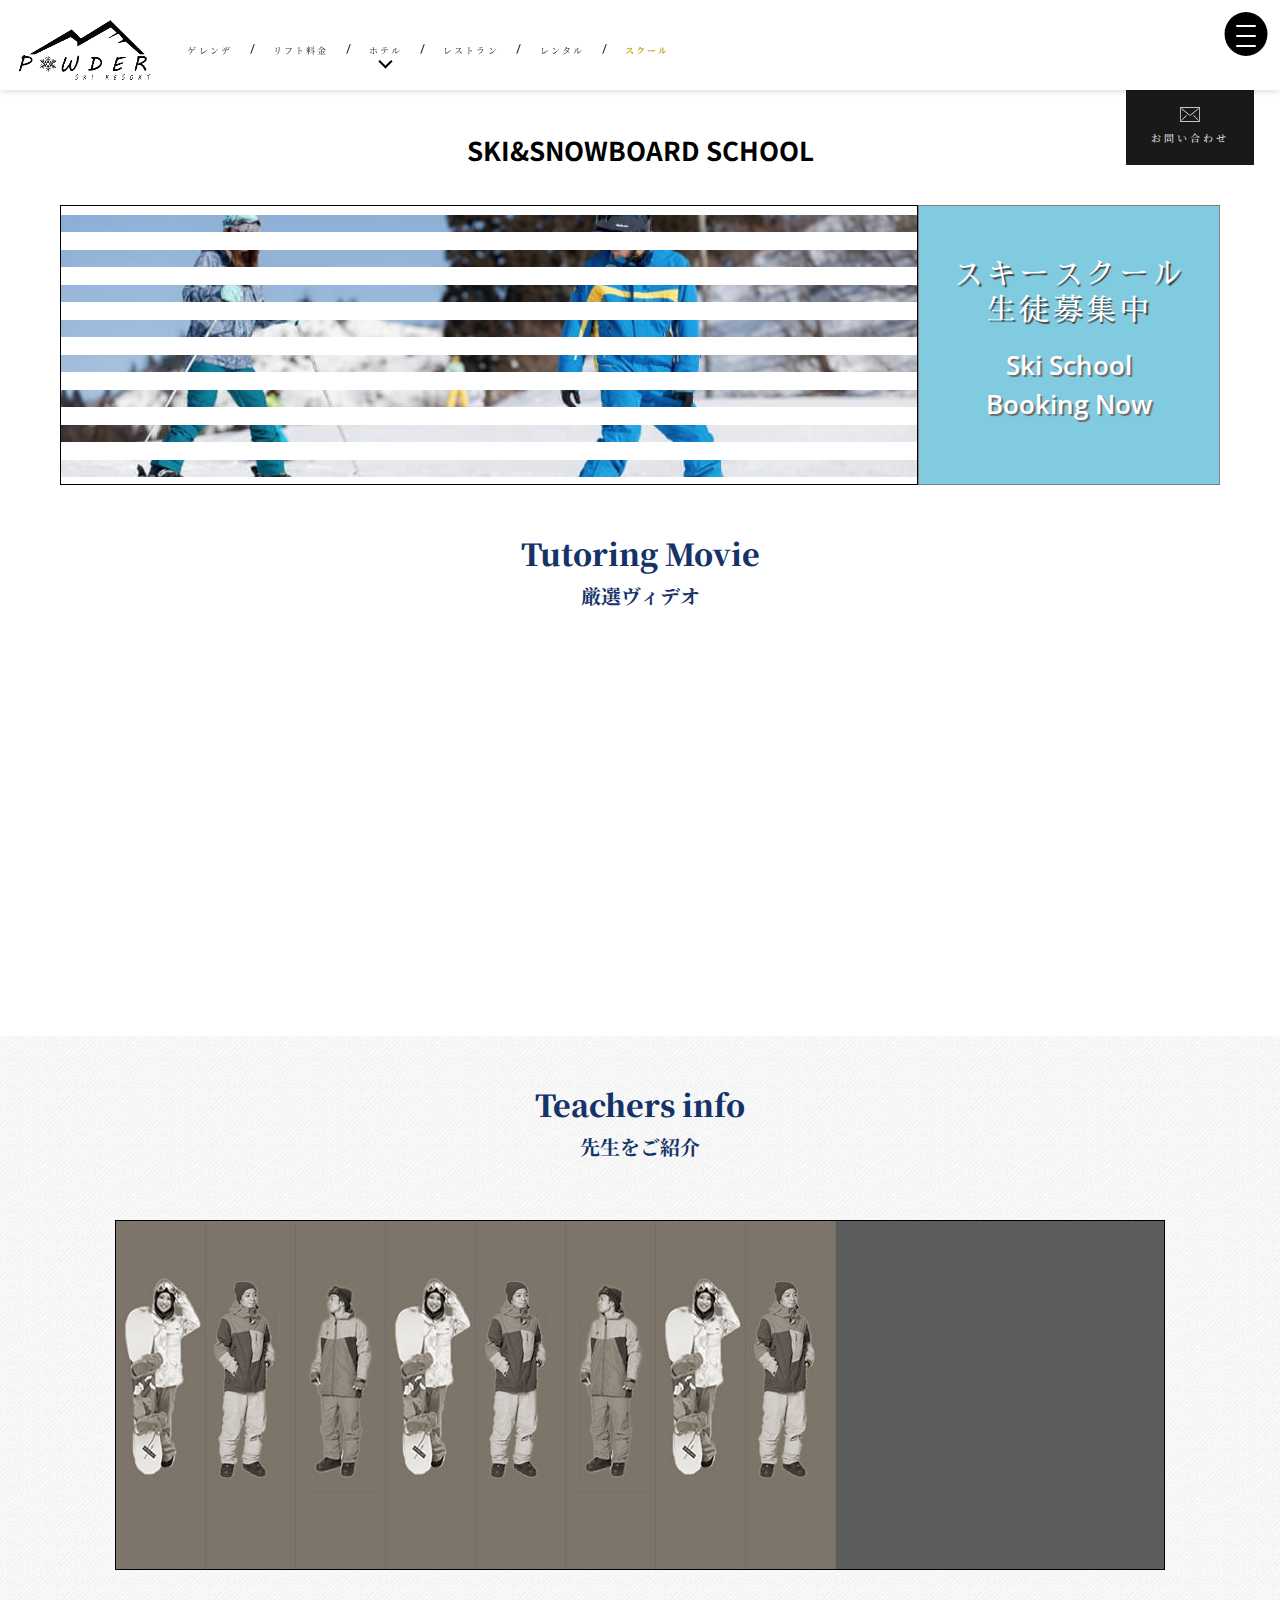
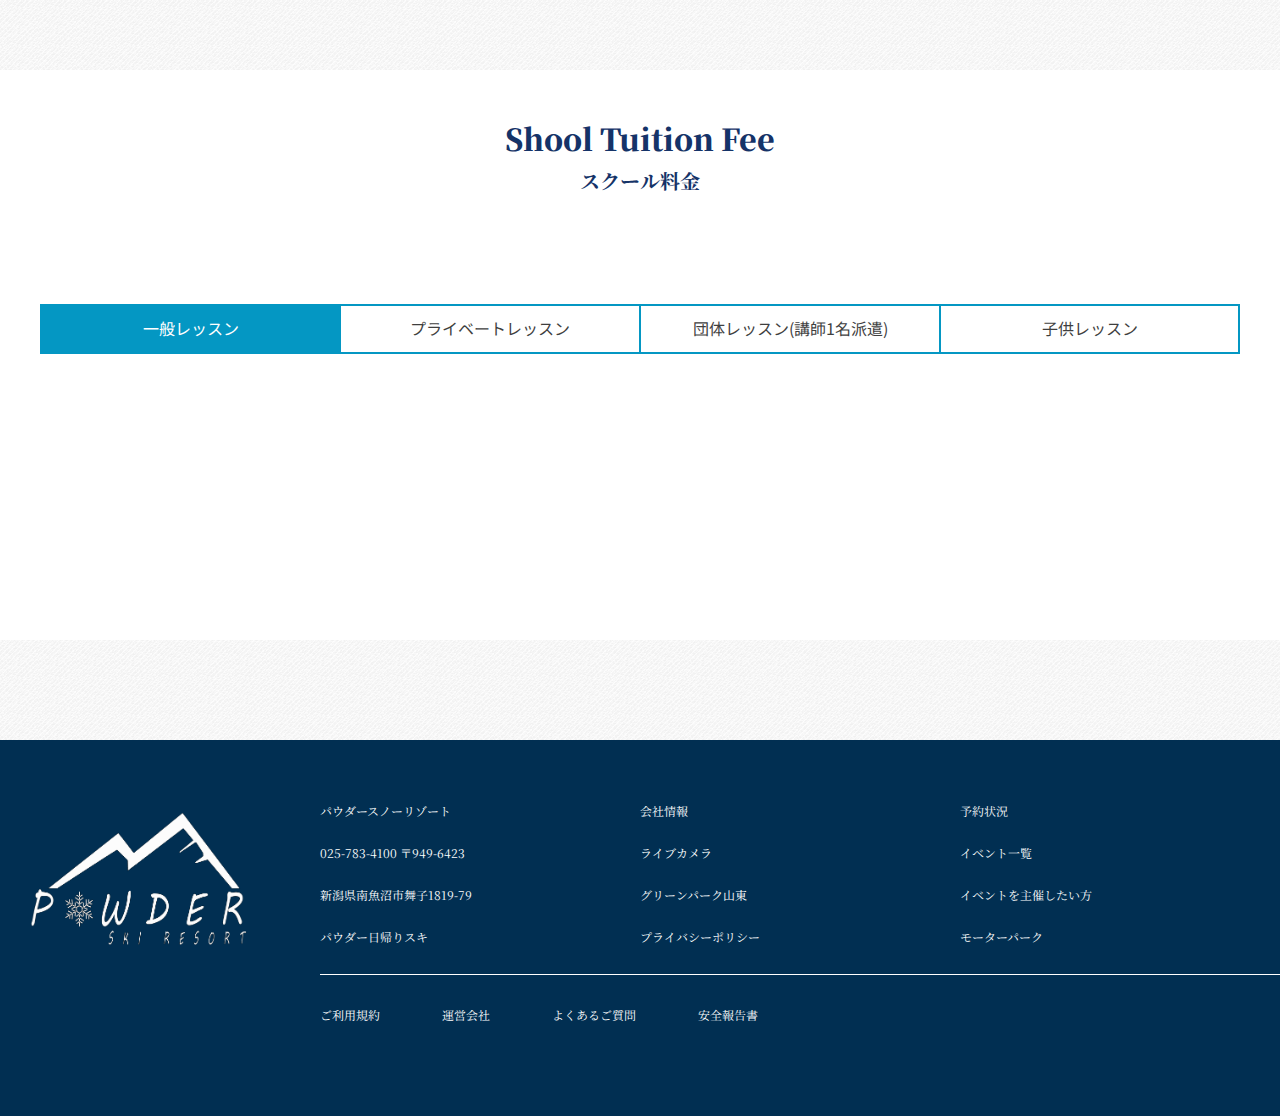
<file: my project/school.html>
<!DOCTYPE html>
<html lang="en">

<head>
    <meta charset="UTF-8">
    <meta name="viewport" content="width=device-width, initial-scale=1.0">
    <meta http-equiv="X-UA-Compatible" content="ie=edge">
    <title>スクール情報</title>
    <link rel="stylesheet" href="https://stackpath.bootstrapcdn.com/bootstrap/4.3.1/css/bootstrap.min.css"
        integrity="sha384-ggOyR0iXCbMQv3Xipma34MD+dH/1fQ784/j6cY/iJTQUOhcWr7x9JvoRxT2MZw1T" crossorigin="anonymous">
    <link rel="stylesheet" href="./stylesheet/hamburgers.css">
    <link rel="stylesheet" href="./stylesheet/hamburgers.css">
    <link rel="stylesheet" href="./stylesheet/animate.min.css">
    <link rel="stylesheet" href="./stylesheet/Common.css">
    <link rel="stylesheet" href="./stylesheet/school.css">
</head>

<body>
    <header>
        <div class="suportArea">
            <a href="./form.html">
                <div class="suport"><span> お問い合わせ</span></div>
            </a>
        </div>
        <div id="headerBanner">
            <nav id="navbar2">
                <ul>
                    <li class="logo"><a href="./index.html">
                            <img src="./image/logo_black-08.png" alt=""></a>
                    </li>
                    <li><a href="./Area.html">
                            <div class="underline">
                                <p>ゲレンデ</p>
                            </div>
                        </a></li>
                    <li class="bline">
                    </li>

                    <li> <a href="./Lift.html">
                            <div class="underline">
                                <p>リフト料金</p>
                            </div>
                        </a></li>
                    <li class="bline">
                    </li>
                    <li id="hotelBox2" onmouseover="switchMenu2( this, 'hotelBoxInside2', 'MouseOver' )"
                        onmouseout="hideMenu2()"> <a href="#">
                            <div class="circle">
                                <p>ホテル</p>
                            </div>
                        </a>
                        <div id="hotelBoxInside2">
                            <ul>
                                <a href="./hotel.html">
                                    <li><img src="./image/Navhotel1.jpg" alt="">
                                        <h5>王子第一ホテル</h5>
                                    </li>
                                </a>
                                <a href="./hotel.html">
                                    <li><img src="./image/navhotel2.jpg" alt="">
                                        <h5>パウダーホテル</h5>
                                    </li>
                                </a>
                                <a href="./hotel.html">
                                    <li><img src="./image/navhotel3.jpg" alt="">
                                        <h5>綾会館</h5>
                                    </li>
                                </a>
                            </ul>
                        </div>
                    </li>
                    <li class="bline">
                    </li>
                    <li> <a href="./Dining.html">
                            <div class="underline">
                                <p> レストラン</p>
                            </div>
                        </a></li>
                    <li class="bline">
                    </li>

                    <li> <a href="./Rental.html">
                            <div class="underline">
                                <p>レンタル</p>
                            </div>
                        </a></li>

                    <li class="bline">
                    </li>
                    <li> <a href="./school.html">
                            <div class="underline">
                                <p style="color: rgba(182, 155, 0, 0.9); font-weight: 700;"> スクール</p>
                            </div>
                        </a></li>

                </ul>
            </nav>


            <div id="ham">
                <ul>
                    <a href="./index.html">
                        <li>
                            <h2>トップページ</h2>
                        </li>
                    </a><br>
                    <a href="./Area.html">
                        <li>
                            <h2> ゲレンデ</h2>
                        </li>
                    </a><br>
                    <a href="./Lift.html">
                        <li>
                            <h2>リフト料金</h2>
                        </li>
                    </a><br>
                    <a href="./hotel.html">
                        <li>
                            <h2>ホテル</h2>
                        </li>
                    </a><br>
                    <a href="./Dining.html">
                        <li>
                            <h2>レストラン</h2>
                        </li>
                    </a><br>
                    <a href="./Rental.html">
                        <li>
                            <h2>レンタル</h2>
                        </li>
                    </a><br>
                    <a href="./school.html">
                        <li>
                            <h2>スクール</h2>
                        </li>
                    </a><br>
                    <a href="./form.html">
                        <li>
                            <h2>お問い合わせ<h2>
                        </li>
                    </a>
                </ul>
            </div>


            <div id="hamIcon">
                <button type="button" name="btn" class="hamburger hamburger--slider" id="hamburgerIcon">
                    <span class="hamburger-box">
                        <span class="hamburger-inner"></span>
                    </span>
                    <div class="hamburgerBlack"><img src="./image/hamburger-Circle.svg" alt=""></div>

                </button>
            </div>

        </div>

        <div class="quide">
            <p>SKI&SNOWBOARD SCHOOL</p>
        </div>
    </header>

    <main>
        <div class="imgContainerOutsideBox">
            <div class="bannerSide2">
                <h6> スキースクール 生徒募集中</h6>
                <p> Ski School Booking Now</p>
            </div>
        </div>
        <div class="imgContainerBox">
            <div class="bannerSide">
                <h6> スキースクール<br>生徒募集中</h6>
                <p> Ski School<br>Booking Now</p>
            </div>
            <div id="imgContainer">
                <img src="./image/schoolBanner.jpg" />
                <img src="./image/schoolBanner2.jpg" />
                <img src="./image/schooBanner3.jpg" />
                <img src="./image/schoolBanner4.jpg" />
                <img src="./image/schoolBanner5_main.jpg" />
            </div>

        </div>
        <section class="sectionOne">
            <div class="commonTitle">
                <div class="commonTitleEn">
                    <h2>Tutoring Movie</h2>
                </div>
                <div class="commonTitleJp">
                    <h4>厳選ヴィデオ</h4>
                </div>
            </div>

            <div class="sectionOneMovie wow fadeInUp" data-wow-duration="1.2s" data-wow-delay="0.5s"> <iframe
                    src="https://www.youtube.com/embed/BOdXZDHaKTE" frameborder="0"
                    allow="accelerometer; autoplay; encrypted-media; gyroscope; picture-in-picture"
                    allowfullscreen></iframe></div>
            <div class="sectionOneMovie wow fadeInUp" data-wow-duration="1.2s" data-wow-delay="0.5s"><iframe
                    src="https://www.youtube.com/embed/QlwVFQz3eT8" frameborder="0"
                    allow="accelerometer; autoplay; encrypted-media; gyroscope; picture-in-picture"
                    allowfullscreen></iframe></div>
        </section>
        <section class="sectionTwo">
            <div class="commonTitle">
                <div class="commonTitleEn">
                    <h2>Teachers info</h2>
                </div>
                <div class="commonTitleJp">
                    <h4>先生をご紹介</h4>
                </div>
            </div>
            <div id="subMenu" class="subMenu">

                <ul>
                    <li>
                        <a href="#" class="pos1">
                            <span class="menuPreview"></span>
                            <span class="menuImage"></span>
                        </a>
                        <div class="menuDescription">
                            <h3>小山　先生</h3>
                            <h4>The Preliminaries</h4>
                            <ul class="subNav">
                                <li><a href="#">SAJ技術員</a></li>
                                <li><a href="#">東京技術チーム</a></li>
                                <li><a href="#">SAJスノーボードナショナルデモンストレーター</a></li>
                                <li><a href="#">デモンストレーター</a></li>
                                <li><a href="#">[趣味]
                                        合氣道</a></li>
                            </ul>
                        </div>
                    </li>
                    <li>
                        <a href="#" class="pos2">
                            <span class="menuPreview"></span>
                            <span class="menuImage"></span>
                        </a>
                        <div class="menuDescription">
                            <h3>もり　先生</h3>
                            <h4>The Fighting　of 1990</h4>

                            <p>
                                <ul class="subNav">
                                    <li><a href="#">日本山岳ガイド協会登山ガイド</a></li>
                                    <li><a href="#">草津森の癒しトレーナー</a></li>
                                    <li><a href="#">SAJ技術員</a></li>
                                    <li><a href="#">日本赤十字社救急法救急員</a></li>
                                    <li><a href="#">[趣味]
                                            バレーボール</a></li>
                                </ul>
                            </p>
                        </div>
                    </li>
                    <li>
                        <a href="#" class="pos3">
                            <span class="menuPreview"></span>
                            <span class="menuImage"></span>
                        </a>
                        <div class="menuDescription">
                            <h3>たくや　先生</h3>
                            <h4>Movers of 1870</h4>

                            <p>
                                <ul class="subNav">
                                    <li><a href="#">SAJスノーボードデモンストレーター</a></li>
                                    <li><a href="#">SAJ技術員</a></li>
                                    <li><a href="#">草津生まれ草津育ちの若手教師</a></li>
                                    <li><a href="#">JNFAアドバンスインストラクター</a></li>
                                    <li><a href="#">[趣味]
                                            旅行</a></li>
                                </ul>
                            </p>
                        </div>
                    </li>
                    <li>
                        <a href="#" class="pos4">
                            <span class="menuPreview"></span>
                            <span class="menuImage"></span>
                        </a>
                        <div class="menuDescription">
                            <h3>野田　先生</h3>
                            <h4>The Chronology of 1870</h4>

                            <p>
                                <ul class="subNav">
                                    <li><a href="#">ショップ　カンダハー</a></li>
                                    <li><a href="#">やさしいみんなの人気者♪</a></li>
                                    <li><a href="#">体育会系 Vegan 教師ゆきえ先生。</a></li>
                                    <li><a href="#">アルペン競技出身。</a></li>
                                    <li><a href="#">[趣味]
                                            NIKU！</a></li>
                                </ul>
                            </p>
                        </div>
                    <li class="number5">
                        <a href="#" class="pos5">
                            <span class="menuPreview"></span>
                            <span class="menuImage"></span>
                        </a>
                        <div class="menuDescription">
                            <h3>れいこ　先生</h3>
                            <h4>Battle Narratives-71</h4>

                            <p>
                                <ul class="subNav">
                                    <li><a href="#">ショップ　カンダハー</a></li>
                                    <li><a href="#">やさしいみんなの人気者♪</a></li>
                                    <li><a href="#">体育会系 Vegan 教師ゆきえ先生。</a></li>
                                    <li><a href="#">アルペン競技出身。</a></li>
                                    <li><a href="#">[趣味]
                                            バドミントン</a></li>
                                </ul>
                            </p>
                        </div>
                    </li>
                    <li class="number6">
                        <a href="#" class="pos6">
                            <span class="menuPreview"></span>
                            <span class="menuImage"></span>
                        </a>
                        <div class="menuDescription">
                            <h3>鎗田　先生</h3>
                            <h4>Battle Narratives　71</h4>

                            <p>
                                <ul class="subNav">
                                    <li><a href="#">SAJスノーボードデモンストレーター</a></li>
                                    <li><a href="#">SAJ技術員</a></li>
                                    <li><a href="#">草津生まれ草津育ちの若手教師</a></li>
                                    <li><a href="#">JNFAアドバンスインストラクター</a></li>
                                    <li><a href="#">[趣味]
                                            おいしいスイーツ探し♪</a></li>
                                </ul>
                            </p>
                        </div>
                    </li>
                    <li class="number7">
                        <a href="#" class="pos7">
                            <span class="menuPreview"></span>
                            <span class="menuImage"></span>
                        </a>
                        <div class="menuDescription">
                            <h3>淺井　先生</h3>
                            <h4>Narratives of 1870-71</h4>

                            <p>
                                <ul class="subNav">
                                    <li><a href="#">SAJ技術員</a></li>
                                    <li><a href="#">JNFA　べーシックインストラクター</a></li>
                                    <li><a href="#">日本赤十字社救急法救急員</a></li>
                                    <li><a href="#">日本温泉地域学会　温泉観光士</a></li>
                                    <li><a href="#">[趣味]
                                            おいしいスイーツ探し♪</a></li>
                                </ul>
                            </p>
                        </div>
                    </li>
                    <li class="number8">
                        <a href="#" class="pos8">
                            <span class="menuPreview"></span>
                            <span class="menuImage"></span>
                        </a>
                        <div class="menuDescription">
                            <h3>淺井　先生</h3>
                            <h4>Narratives of 1870-71</h4>

                            <p>
                                <ul class="subNav">
                                    <li><a href="#">SAJ技術員</a></li>
                                    <li><a href="#">JNFA　べーシックインストラクター</a></li>
                                    <li><a href="#">日本赤十字社救急法救急員</a></li>
                                    <li><a href="#">日本温泉地域学会　温泉観光士</a></li>
                                    <li><a href="#">[趣味]
                                            おいしいスイーツ探し♪</a></li>
                                </ul>
                            </p>
                        </div>
                    </li>
                </ul>
            </div>


        </section>
        <div class="container teacher_forSm">
            <div class="row">
                <div class="col-md-3 col-sm-6 product-grid_border product-grid_borderBottom">
                    <div class="product-grid">
                        <h3>たくや　先生</h3>
                        <div class="product-image">
                            <a href="#">
                                <img class="pic-1" src="./image/teacher01.png">
                                <img class="pic-2" src="./image/teacher02.png">
                            </a>
                            <ul class="social">
                                <li><a href="#" data-tip="Add to Cart"><i class="fas fa-shopping-cart"></i></a></li>
                                <li><a href="#" data-tip="Wishlist"><i class="far fa-heart"></i></a></li>
                                <li><a href="#" data-tip="Compare"><i class="fas fa-random"></i></a></li>
                                <li><a href="#" data-tip="Quick View"><i class="fas fa-search"></i></a></li>
                            </ul>
                        </div>
                        <div class="product-content">
                            <h3 class="title"><a href="#">The Preliminaries</a></h3>
                            <ul>
                                <li>SAJ技術員</li>
                                <li>東京技術チーム</li>
                                <li>SAJスノーボードナショナルデモンストレーター</li>
                                <li>デモンストレーター</li>
                                <li>[趣味]合氣道</li>
                            </ul>
                        </div>
                    </div>
                </div>
                <div class="col-md-3 col-sm-6 product-grid_borderBottom">
                    <div class="product-grid">
                        <h3>鎗田　先生</h3>
                        <div class="product-image">
                            <a href="#">
                                <img class="pic-1" src="./image/teacher03.png">
                                <img class="pic-2" src="./image/teacher04.png">
                            </a>
                            <ul class="social">
                                <li><a href="#" data-tip="Add to Cart"><i class="fas fa-shopping-cart"></i></a></li>
                                <li><a href="#" data-tip="Wishlist"><i class="far fa-heart"></i></a></li>
                                <li><a href="#" data-tip="Compare"><i class="fas fa-random"></i></a></li>
                                <li><a href="#" data-tip="Quick View"><i class="fas fa-search"></i></a></li>
                            </ul>
                        </div>
                        <div class="product-content">
                            <h3 class="title"><a href="#">he Fighting　of 1990</a></h3>
                            <ul>
                                <li>日本山岳ガイド協会登山ガイド</li>
                                <li>草津森の癒しトレーナー</li>
                                <li>SAJ技術員</li>
                                <li>日本赤十字社救急法救急員</li>
                                <li>[趣味]バレーボール</li>
                            </ul>
                        </div>
                    </div>
                </div>
                <div class="col-md-3 col-sm-6 product-grid_border product-grid_borderBottom">
                    <div class="product-grid">
                        <h3>淺井　先生</h3>
                        <div class="product-image">
                            <a href="#">
                                <img class="pic-1" src="./image/teacher05.png">
                                <img class="pic-2" src="./image/teacher06.png">
                            </a>
                            <ul class="social">
                                <li><a href="#" data-tip="Add to Cart"><i class="fas fa-shopping-cart"></i></a></li>
                                <li><a href="#" data-tip="Wishlist"><i class="far fa-heart"></i></a></li>
                                <li><a href="#" data-tip="Compare"><i class="fas fa-random"></i></a></li>
                                <li><a href="#" data-tip="Quick View"><i class="fas fa-search"></i></a></li>
                            </ul>
                        </div>
                        <div class="product-content">
                            <h3 class="title"><a href="#">Movers of 1870</a></h3>
                            <ul>
                                <li>SAJスノーボードデモンストレーター</li>
                                <li>SAJ技術員</li>
                                <li>草津生まれ草津育ちの若手教師</li>
                                <li>JNFAアドバンスインストラクター</li>
                                <li>[趣味]旅行</li>
                            </ul>
                        </div>
                    </div>
                </div>
                <div class="col-md-3 col-sm-6 product-grid_borderBottom">
                    <div class="product-grid">
                        <h3>れいこ　先生</h3>
                        <div class="product-image">
                            <a href="#">
                                <img class="pic-1" src="./image/teacher01.png">
                                <img class="pic-2" src="./image/teacher02.png">
                            </a>
                            <ul class="social">
                                <li><a href="#" data-tip="Add to Cart"><i class="fas fa-shopping-cart"></i></a></li>
                                <li><a href="#" data-tip="Wishlist"><i class="far fa-heart"></i></a></li>
                                <li><a href="#" data-tip="Compare"><i class="fas fa-random"></i></a></li>
                                <li><a href="#" data-tip="Quick View"><i class="fas fa-search"></i></a></li>
                            </ul>
                        </div>
                        <div class="product-content">
                            <h3 class="title"><a href="#">The Chronology of 1870</a></h3>
                            <ul>
                                <li>ショップ　カンダハー</li>
                                <li>やさしいみんなの人気者♪</li>
                                <li>体育会系 Vegan 教師ゆきえ先生。</li>
                                <li>アルペン競技出身。</li>
                                <li>[趣味]NIKU！</li>
                            </ul>
                        </div>
                    </div>
                </div>
            </div>
        </div>

        <div class="break"></div>
        <section class="sectionThree">
            <div class="commonTitle">
                <div class="commonTitleEn">
                    <h2>Shool Tuition Fee</h2>
                </div>
                <div class="commonTitleJp">
                    <h4>スクール料金</h4>
                </div>
            </div>
            <ul class="nav">
                <li class="changeColor _selected" style="border-left: 2px solid rgb(4, 151, 195);"
                    onclick='startLesson(event, "first")'><span>
                        一般レッスン</span></li>
                <li class="changeColor" onclick='startLesson(event, "sec")'><span>プライベートレッスン</span></li>
                <li class="changeColor" onclick='startLesson(event, "third")'><span>団体レッスン(講師1名派遣)</span></li>
                <li class="changeColor" style="border-right: 2px solid rgb(4, 151, 195);"
                    onclick='startLesson(event, "four")'><span>子供レッスン</span></li>
            </ul>
            <div class="content wow fadeIn" data-wow-duration="10s" data-wow-delay="0.3s">
                <div id="first" class="list ">
                    <div class="rentalBox">

                        <div class="rentalPic"><img src="./image/nomal.jpg" alt=""></div>
                        <div class="rentalPicText">

                            <table class="fancytable">
                                <tr class="headerrow">
                                    <td>料金</td>
                                    <td>半日(2時間)￥4,000</td>
                                    <td>1日(4時間)￥7,000 </td>
                                </tr>
                                <tr class="dataroweven">
                                    <td>レッスン時間</td>
                                    <td>午前10:15～12:15</td>
                                    <td>午後13:45～15:45</td>
                                </tr>
                                <tr class="datarowodd">
                                    <td>クラス・対象</td>
                                    <td colspan="2">クラス・対象</td>

                                </tr>
                                <tr class="dataroweven">
                                    <td>受付時間</td>
                                    <td colspan="2">9:00～10:00, 12:00～13:30</td>
                                </tr>

                            </table>

                        </div>
                    </div>
                </div>
                <div id="sec" class="list" style="display: none;">
                    <div class="rentalBox">

                        <div class="rentalPic"><img src="./image/rentalBanner1.png" alt=""></div>
                        <div class="rentalPicText">

                            <table class="fancytable">
                                <tr class="headerrow">
                                    <td rowspan="2">料金</td>
                                    <td>1時間</td>
                                    <td>(1名)￥8,500 </td>
                                    <td>(2名)￥17,000</td>
                                </tr>
                                <tr class="dataroweven">

                                    <td>2時間</td>
                                    <td>(1名)￥14,000</td>
                                    <td>(2名)￥28,000</td>
                                </tr>
                                <tr class="datarowodd">
                                    <td>レッスン時間</td>
                                    <td colspan="3">9:00～16:00からお好きな時間を選べます</td>
                                </tr>
                            </table>
                        </div>
                    </div>
                </div>
                <div id="third" class="list " style="display: none;">
                    <div class="rentalBox">

                        <div class="rentalPic"><img src="./image/test.jpg" alt=""></div>
                        <div class="rentalPicText">

                            <table class="fancytable">
                                <tr class="headerrow">
                                    <td>検定料</td>
                                    <td>￥4,000</td>
                                    <td>￥4,000</td>
                                    <td>￥4,000</td>
                                    <td>￥4,000</td>
                                    <td>￥4,000</td>
                                </tr>
                                <tr class="dataroweven">
                                    <td>公認料</td>
                                    <td>￥3,000</td>
                                    <td>￥2,200</td>
                                    <td>￥1,800</td>
                                    <td>￥1,300</td>
                                    <td>￥1,100</td>
                                </tr>
                                <tr class="datarowodd">
                                    <td>事前講習料</td>
                                    <td>￥4,000</td>
                                    <td> - </td>
                                    <td> - </td>
                                    <td> - </td>
                                    <td> - </td>
                                </tr>
                            </table>

                        </div>
                    </div>
                </div>
                <div id="four" class="list" style="display: none;">
                    <div class="rentalBox">

                        <div class="rentalPic"><img src="./image/kid.jpg" alt=""></div>
                        <div class="rentalPicText">

                            <table class="fancytable">
                                <tr class="headerrow">
                                    <td>料金・時間</td>
                                    <td colspan="3">(1.5時間)￥4,000、午前10:15〜11:45、午後13:45〜15:15</td>

                                </tr>
                                <tr class="dataroweven">
                                    <td rowspan="2">クラス・対象</td>
                                    <td>スキー</td>
                                    <td>4〜7歳</td>
                                    <td>毎日営業</td>
                                </tr>
                                <tr class="datarowodd">

                                    <td>ボード</td>
                                    <td>5〜8歳</td>
                                    <td>土・日・祝日のみ開校</td>
                                </tr>
                                <tr class="dataroweven">
                                    <td>受付時間</td>
                                    <td colspan="3">9:00～10:00, 12:00～13:30</td>

                                </tr>

                            </table>
                        </div>
                    </div>
                </div>
            </div>
        </section>
        <div class="break"></div>

    </main>
    <footer>
        <div class="footer">
            <div class="footerLogo"><img src="./image/logoWhite-08.png" alt=""></div>
            <div class="footerLeft">
                <p>
                    パウダースノーリゾート<br> 025-783-4100 〒949-6423 <br>
                    新潟県南魚沼市舞子1819-79 <br>
                    パウダー日帰りスキ</p>
            </div>
            <div class="footerCenter">
                <p>
                    会社情報 <br>ライブカメラ <br>グリーンパーク山東 <br>プライバシーポリシー</p>
            </div>
            <div class="footerRight">
                <p> 予約状況 <br>イベント一覧 <br>イベントを主催したい方 <br>モーターパーク</p>
            </div>
        </div>
        <div class="footerLast">
            <span> ご利用規約</span>
            <span> 運営会社</span>
            <span> よくあるご質問</span>
            <span> 安全報告書</span>
        </div>
    </footer>

    <script src="https://code.jquery.com/jquery-3.3.1.slim.min.js"
        integrity="sha384-q8i/X+965DzO0rT7abK41JStQIAqVgRVzpbzo5smXKp4YfRvH+8abtTE1Pi6jizo" crossorigin="anonymous">
    </script>
    <script src="./js/common.js"></script>
    <script src="https://stackpath.bootstrapcdn.com/bootstrap/4.3.1/js/bootstrap.min.js"
        integrity="sha384-JjSmVgyd0p3pXB1rRibZUAYoIIy6OrQ6VrjIEaFf/nJGzIxFDsf4x0xIM+B07jRM" crossorigin="anonymous">
    </script>
    <script src="https://cdnjs.cloudflare.com/ajax/libs/popper.js/1.14.6/umd/popper.min.js"
        integrity="sha384-wHAiFfRlMFy6i5SRaxvfOCifBUQy1xHdJ/yoi7FRNXMRBu5WHdZYu1hA6ZOblgut" crossorigin="anonymous">
    </script>
    <!-- <script src="http://cdn.bootcss.com/jquery/1.11.0/jquery.min.js" type="text/javascript"></script> -->
    <script src="./js/jquery.easing.1.3.js"></script>
    <script src="./js/clientLogin.js"></script>
    <script src="./js/warTextEffect_jvollmer3.js"></script>
    <script src="./js/jquery.accordianMenu_jvollmer3.js"></script>
    <script src="./js/imgSwitch.js"></script>
    <script src="./js/imgSwitch.min.js"></script>
    <script src="./js/wow.js"></script>
    <script src="./js/wow.min.js"></script>
    <script>
        window.onload = function () {
            new imgSwitch("imgContainer", {
                Type: 10,
                Width: 860,
                Height: 280,
                Speed: "slow",
                Auto: true,
                Navigate: "none",
                NavigatePlace: "outer",
                PicturePosition: "center"
            })
        }
    </script>
    <script>
        $(function () {

            $('#subMenu').accordianMenu();

        });
    </script>
    <script>
        function slideToLeft() {
            ham = document.getElementById("ham");
            if (ham.classList.contains("show")) {
                ham.classList.remove("show");
            } else {
                ham.classList.add("show");
            }
        }

        slideHam = document.getElementsByClassName("hamburger");
        slideHam[0].addEventListener("click", slideToLeft, false);
        closeHam = document.getElementById("InsideHamburger");
    </script>


    <script>
        new WOW().init();
    </script>


    <script>
        var wow = new WOW({
            boxClass: 'wow',
            animateClass: 'animated',
            offset: 0,
            mobile: true,
            live: true,
            callback: function (box) {
                console.log("WOW: animating <" + box.tagName.toLowerCase() + ">")

            },

        });
        wow.init();
    </script>
    <Script>
        var VisibleMenu = '';

        function switchMenu(theMainMenu, theSubMenu, theEvent) {
            var SubMenu = document.getElementById("hotelBoxInside");
            if (SubMenu.style.display == 'none') { // 顯示子選單
                SubMenu.style.display = 'block';
                VisibleMenu = theSubMenu;
            } else { // 隱藏子選單
                if (theEvent != 'MouseOver' || VisibleMenu != theSubMenu) {
                    SubMenu.style.display = 'none';
                    VisibleMenu = '';
                }
            }
        }




        var bodyClass = document.body.classList,
            lastScrollY = 0;
        window.addEventListener('scroll', function () {
            var st = this.scrollY;
            // 判斷是向上捲動，而且捲軸超過 200px
            if (st < lastScrollY) {
                bodyClass.remove('hideUp');
            } else {
                bodyClass.add('hideUp');
            }
            lastScrollY = st;
        });
    </Script>

    <script>
        function startLesson(evt, lesson) {
            var i, x, lessons;
            x = document.getElementsByClassName("list");
            for (i = 0; i < x.length; i++) {
                x[i].style.display = "none";
            }
            lessons = document.getElementsByClassName("changeColor");

            for (i = 0; i < x.length; i++) {
                lessons[i].className = lessons[i].className.replace(" _selected", "");

            }
            document.getElementById(lesson).style.display = "block";
            evt.currentTarget.className += " _selected";
        }
    </script>
</body>

</html>
</file>
<file: my project/stylesheet/Common.css>
@import url('https://fonts.googleapis.com/css?family=Sawarabi+Mincho&display=swap&subset=japanese,latin-ext');
@import url('https://fonts.googleapis.com/css?family=Open+Sans:300,300i,400,400i,600,600i,700,700i,800,800i&display=swap&subset=latin-ext');
@import url('https://fonts.googleapis.com/css?family=Noto+Sans+JP:100,300,400,500,700,900&display=swap&subset=japanese');
@import url('https://fonts.googleapis.com/css?family=Noto+Serif+JP:200,300,400,500,600,700,900&display=swap&subset=japanese');
@import url('https://fonts.googleapis.com/css?family=IBM+Plex+Mono:100,100i,200,200i,300,300i,400,400i,500,500i,600,600i,700,700i&display=swap');


* {
    margin: 0;
    padding: 0;
}


.break {
    background-color: white;
    width: 100%;
    height: 70px;
}

button {
    margin: 0;
    padding: 0;
    border: 1px solid transparent;
    background: transparent;
    outline: none;
}

button:focus {
    outline: none;
}

h1 {
    color: rgb(32, 32, 32);
    font-family: 'IBM Plex Mono', monospace;
    font-size: 70px;
    font-weight: 700;
    margin: 0;
    padding: 0;
}


h2 {
    color: rgb(0, 0, 0);
    font-size: 30px;
    font-family: 'Noto Serif JP', serif;
    /* text-shadow: 1px 1px 1px black; */
    letter-spacing: 0.2em;
}


h3 {
    font-size: 26px;
    color: rgb(32, 32, 32);
    font-family: 'Noto Serif JP', serif;
}

h4 {

    color: rgb(32, 32, 32);
    font-size: 20px;
    font-family: 'Noto Serif JP', serif;
    font-weight: 700;

}

h5 {
    color: rgb(32, 32, 32);
    font-size: 16px;
    font-family: 'Noto Serif JP', serif;

}

h6 {
    color: rgb(32, 32, 32);
    font-family: 'Noto Serif JP', serif;
    font-size: 13px;
    letter-spacing: 0.2rem;


}

.commonTitle {

    position: relative;
    text-align: center;
    width: 100%;
    line-height: 40px;
    margin: 0 auto;
    padding: 50px 0;
}

.commonTitle h2 {

    font-weight: 900;
    color: #153368;
    letter-spacing: 0em;
}

.commonTitle h4 {
    display: inline;
    font-weight: bold;
    color: #153368;

}

header {
    width: 100%;
}

#headerBanner {
    position: relative;
    width: 100%;
}

#navbar2 p {
    color: rgb(32, 32, 32);
    font-family: 'Noto Serif JP', serif;
    font-size: 14px;
    letter-spacing: 0.3em;
}

#navbar2 {

    padding-bottom: 90px;
    position: fixed;
    top: 0;
    width: 100%;
    background-color: rgba(255, 255, 255, 1);
    height: 90px;
    z-index: 104;
    box-sizing: border-box;
    transition: top 0.4s ease-in-out;
    box-shadow: 0 0 8px rgba(0, 0, 0, 0.2);
}



.hideUp #navbar2 {
    top: -90px;
}



.logo {
    display: inline;
    padding-left: 3%;
    padding-right: 5%;


}

.logo img {
    width: 160px;
    height: 80px;
}



#navbar2 li {
    padding-top: 10px;
    list-style-type: none;
    display: inline-block;
    vertical-align: center;
    margin: 0% 1%;

}



#navbar2 .bline {
    background-color: rgb(32, 32, 32);
    width: 1.4px;
    height: 5px;
    transform: rotate(20deg);
}

a:link {}

a:visited {}

li a:hover {
    text-decoration: none;
}

a:hover {
    text-decoration: none;
    cursor: pointer;
}


#navbar2 .circle {
    position: relative;
}


#navbar2 .circle::after {
    content: "";
    width: 10px;
    height: 10px;
    position: absolute;
    border-bottom: 2px solid rgb(0, 0, 0);
    border-right: 2px solid rgb(0, 0, 0);
    top: 120%;
    left: 45%;
    transform: rotate(45deg) translateX(-50%);
    transition: all .5s;
}



#navbar2 #hotelBox2:hover .circle::after {
    transform: rotate(-135deg) translateX(-50%);
    position: absolute;
    left: 30%;
    border-bottom: 2px solid rgba(182, 155, 0, 0.9);
    border-right: 2px solid rgba(182, 155, 0, 0.9);
}


#navbar2 #hotelBox2:hover h5,
#navbar2 #hotelBox2:hover p {
    color: rgb(255, 255, 255);
}


#navbar2 #hotelBox2 {
    position: relative;
    height: 90px;
}



#navbar2 #hotelBox2::before {
    content: "";
    position: absolute;
    width: 120px;
    height: 90px;
    top: 0;
    left: 0;
    transform: translate(-25%, -25%);
}

#navbar2 #hotelBox2:hover::before {
    background-color: rgba(32, 32, 32, 1);
}


#navbar .underline:after {
    content: "";
    width: 0;
    height: 2px;
    background: white;
    position: absolute;
    top: 55%;
    left: 50%;
    transition: all .8s;
}


#navbar2 .underline {
    width: 100%;
    height: 50px;
    position: relative;
}

#navbar2 .underline:after {
    content: "";
    width: 0;
    height: 2px;
    background: rgb(0, 0, 0);
    position: absolute;
    top: 55%;
    left: 50%;
    transition: all .8s;
}

#navbar2 .underline:hover:after {
    left: 0%;
    width: 100%;
}


#navbar2 #hotelBoxInside2 {
    box-sizing: border-box;
    position: absolute;
    top: 62px;
    left: -150px;
    width: 650px;
    height: 150px;
    background-color: rgba(32, 32, 32, 1);
    z-index: 99;
    display: none;
}


#navbar2 #hotelBoxInside2 ul {
    width: 100%;
    padding: 10px 35px;
}



#navbar2 #hotelBoxInside2 ul li {
    text-align: center;
    width: 26%;
    margin: 0 3%;
}



#navbar2 #hotelBoxInside2 ul li img {
    width: 100%;
    height: 90px;
}

#hamIcon {
    position: fixed;
    top: 20px;
    z-index: 201;
    left: 95%;
    width: 100px;
}

#hamIcon .hamburger {
    position: absolute;
}

#hamIcon .hamburger .hamburger-box {
    position: absolute;
    top: 15%;
    left: 68%;
}

#hamIcon .hamburger .hamburger-box .hamburger-inner {
    /* position: absolute; */
    /* margin-top: 17px;
    padding-right: -15px; */
    z-index: 1;
    width: 20px;
    height: 2px;
    background-color: rgb(255, 255, 255);

}

#hamIcon .hamburger .hamburger-box .hamburger-inner::before {
    z-index: 1;
    width: 20px;
    height: 2px;
    background-color: rgb(255, 255, 255);

}

#hamIcon .hamburger .hamburger-box .hamburger-inner::after {
    z-index: 1;
    width: 20px;
    height: 2px;
    background-color: rgb(255, 255, 255);

}

.hamburgerBlack {
    position: absolute;
    top: 0;
    width: 100%;
    transform: scale(2);
}



#hamIcon .hamburger img {
    width: 95%;
}


#ham {
    text-align: center;
    position: fixed;
    top: 0;
    transform: translateX(100%);
    width: 100%;
    height: 100vh;
    transition: all 0.5s;
    z-index: 105;
}

#ham.show {

    text-align: center;
    position: fixed;
    top: 0;
    transform: translateX(0%);
    width: 100%;
    background-image: url("../image/bodybackgoundImg.png");
    transition: all 0.5s;
}

#ham ul {
    height: 90vh;
    padding-top: 150px;
    padding-bottom: 150px;
    display: flex;
    flex-direction: column;
    justify-content: space-around;
}



#ham ul li {
    padding: 6px 0;
    display: block;  
    width: 20%;
    margin: 0 auto;
    border-bottom: dashed 1px black;
    list-style-type: none;
}

#ham  h2 {
    padding-bottom: 15px;
    font-size: 20px;
    font-family: 'Noto Serif JP', serif;
}


.suportArea a {
    pointer-events: none;
}


.suportArea {
    position: absolute;
    width: 8%;
    top: 10%;
    z-index: 99;
    left: 90%;
}

.suportArea.fixed {
    position: fixed;
    top: 90%;
    left: 0;
    left: 90%;
    animation: fadein 1s;
}

@keyframes fadein {
    from {
        opacity: 0;
    }

    to {
        opacity: 1;
    }
}

.suport {
    justify-content: center;
    align-items: center;
    display: flex;
    text-align: center;
    background-color: rgb(0, 0, 0, 0.9);

}


.suport span {
    display: inline-block;
    line-height: 25px;
    color: rgb(255, 255, 255);
    padding: 35px 10px 15px 10px;
    font-size: 10px;
    width: 100%;
    font-family: 'Noto Serif JP', serif;
    letter-spacing: 0.3em;
    transition: all 1s;

}

.suport span::before {
    content: url("../image/emailwhite.svg");
    position: absolute;
    top: -5px;
    left: 50%;
    transform: translateX(-50%);
    color: white;
    width: 20px;
    transition: all 0.8s;
    padding-top: 20px;
}

.suportArea a:hover span {
    color: rgb(221, 221, 221);
    cursor: pointer;
    background-color: rgba(182, 155, 0, 0.9);

}

.suportArea a:hover span::before {
    content: url("../image/emailwhite.svg");

}

.topbanner {
    width: 100%;
    height: 250px;
    max-width: 1200px;
    margin: 0 auto;
}

.quide {
    padding: 130px 0 20px 0;
    text-align: center;
}

.quide p {
    font-size: 26px;
    color: black;
    font-weight: bold;
    font-family: 'Noto Sans JP', sans-serif;
}

.linkBtn a {
    display: flex;
    align-items: flex-start;

}

.view_more {
    box-sizing: border-box;
    transform: translate(8%, 40%);
    z-index: 5;

}

.view_more h4 {
    background-color: white;
    font-size: 17px;
}

.linkBtn:hover .view_more {
    transform: translate(8%, 55%);

}


.circleArrow {
    z-index: 10;
    left: 20%;
    top: 30%;
    position: absolute;
    width: 17px;
    height: 17px;
    transform: rotate(45deg);
    border-top: 2px solid rgba(32, 32, 32, 0.5);
    border-right: 2px solid rgba(32, 32, 32, 0.5);
    transition: all 0.7s;
}

.linkBtn:hover .circleArrow {
    left: 35%;
    border-top: 2px solid rgba(32, 32, 32, 1);
    border-right: 2px solid rgba(32, 32, 32, 1);
}

.circleBrn {
    position: relative;

}

.loadOne {
    position: absolute;
    top: 0;
    width: 60px;
    height: 60px;
    border-radius: 70px;
    border: 1px solid rgba(32, 32, 32, 0.5);
}

.loadOne::after {
    content: "";
    position: absolute;
    top: 0;
    width: 60px;
    height: 60px;
    border-left: 2px solid rgb(0, 0, 0);
    border-radius: 70px;
    transform: rotate(0deg);
    transition: all 0.7s;
}


.linkBtn:hover .loadOne::after {
    transform: rotate(360deg);
    display: block;

}

footer {
    background: rgb(1, 47, 82);
    width: 100%;

}

.footer {
    padding-top: 50px;
    margin: 0 auto;
    display: flex;
}

.footerLogo {
    margin-left: 5%;
    margin-right: 5%;
    width: 15%;
}

.footerLogo img {
    width: 70%;
}

/* 
.footerContent {
    display: flex;
} */

.footerLeft {
    width: 20%;
    border-bottom: 1px solid white;
}

.footerCenter {

    width: 20%;
    border-bottom: 1px solid white;
}

.footerRight {
    width: 20%;
    border-bottom: 1px solid white;


}

footer p,
footer span {
    line-height: 3.5em;
    color: white;
    font-family: 'Noto Serif JP', serif;
    font-size: 12px;

}

.footerLast {
    padding-bottom: 80px;
    font-display: flex;
    margin-left: 25%;
}

.footerLast span {
    display: inline-block;
    margin: 2% 6% 0 0;
}

@media screen and (min-width:1200px) and (max-width: 1500px) {
    #hamIcon {
        left: 95%;
    }

    .logo {
        padding-left: 0;
        padding-right: 0;


    }

    #navbar2 p {
        font-size: 9px;
        letter-spacing: 0.23em;
    }

    #navbar2 li {
        margin: 0% 0.6%;

    }

    .suportArea {
        position: absolute;
        width: 10%;
        top: 10%;
        z-index: 99;
        left: 88%;
    }

    .suportArea.fixed {
        position: fixed;
        top: 90%;
        left: 88%;
        animation: fadein 1s;
    }

    .topbanner {
        width: 100%;
        min-width: 0;
        height: 250px;
        background-size: cover;
        background-repeat: no-repeat;
        margin: 0 auto;
    }

    .footerLogo {
        margin-left: 1%;
        margin-right: 1%;
        width: 23%;
    }

    .footerLogo img {
        width: 90%;
    }

    .footerLeft {
        width: 25%;
        border-bottom: 1px solid white;
    }

    .footerCenter {

        width: 25%;
        border-bottom: 1px solid white;
    }

    .footerRight {
        width: 25%;
        border-bottom: 1px solid white;


    }
}

@media screen and (min-width: 996px) and (max-width: 1199px) {
    #hamIcon {
        left: 93%;
    }

    .logo {
        padding-left: 0;
        padding-right: 0;


    }

    .suportArea {
        position: absolute;
        width: 12%;
        top: 10%;
        z-index: 99;
        left: 85%;
    }

    .suportArea.fixed {
        position: fixed;
        top: 90%;
        left: 85%;
        animation: fadein 1s;
    }
}

@media screen and (min-width: 768px) and (max-width: 995px) {
    #hamIcon {
        left: 92%;
    }

    .logo {
        padding-left: 0;
        padding-right: 0;


    }

    .suportArea {
        position: absolute;
        width: 17%;
        top: 10%;
        z-index: 99;
        left: 82%;
    }

    .suportArea.fixed {
        position: fixed;
        top: 90%;
        left: 82%;
        animation: fadein 1s;
    }

    #navbar2 p {
        font-size: 9px;
        letter-spacing: 0.23em;
    }

    #navbar2 li {
        margin: 0% 0.6%;

    }

    .topbanner {
        width: 100%;
        min-width: 0;
        height: 250px;
        background-size: cover;
        background-repeat: no-repeat;
        margin: 0 auto;
    }

    .footerLogo {
        margin-left: 1%;
        margin-right: 1%;
        width: 23%;
    }

    .footerLogo img {
        width: 90%;
    }

    .footerLeft {
        width: 25%;
        border-bottom: 1px solid white;
    }

    .footerCenter {

        width: 25%;
        border-bottom: 1px solid white;
    }

    .footerRight {
        width: 25%;
        border-bottom: 1px solid white;


    }


}

@media screen and (min-width: 630px) and (max-width: 767px) {

    #hamIcon {
        left: 90%;
    }

    #navbar2 {
        display: none;
    }

    .suportArea {
        position: absolute;
        width: 19%;
        top: 10%;
        z-index: 99;
        left: 78%;
    }

    .suportArea.fixed {
        position: fixed;
        top: 90%;
        left: 0;
        left: 78%;
        animation: fadein 1.5s;
    }

    .footerLogo {
        vertical-align: top;
        display: inline-block;
        width: 50%;
        margin: 0 0 5% 13%;
    }

    .footerLogo img {
        width: 60%;
    }

    .footerLeft {
        visibility: hidden;
        width: 50%;
        height: 0;
        border-bottom: 0px solid white;
    }

    .footerCenter {
        margin-left: 15%;
        display: inline-block;
        width: 35%;
        border-bottom: 1px solid white;
    }

    .footerRight {
        display: inline-block;
        width: 35%;
        border-bottom: 1px solid white;


    }

    .footer {
        font-size: 0;
        width: 90%;
        padding-top: 50px;
        margin: 0 auto;
        display: block;
        height: auto;
    }

    .footerLast {
        width: 64%;
        font-display: flex;
        padding-top: 40px;
        margin: 0 auto;
    }
}

@media screen and (min-width: 500px) and (max-width:629px) {

    #hamIcon {
        left: 88%;
    }

    #navbar2 {
        display: none;
    }

    .suportArea {
        position: absolute;
        width: 25%;
        top: 10%;
        z-index: 99;
        left: 71%;
    }

    .suportArea.fixed {
        position: fixed;
        top: 90%;
        left: 0;
        left: 71%;
        animation: fadein 1s;
    }

    .footerLogo {
        vertical-align: top;
        display: inline-block;
        width: 50%;
        margin: 0 0 5% 13%;
    }

    .footerLogo img {
        width: 60%;
    }

    .footerLeft {
        visibility: hidden;
        width: 50%;
        height: 0;
        border-bottom: 0px solid white;
    }

    .footerCenter {
        margin-left: 15%;
        display: inline-block;
        width: 35%;
        border-bottom: 1px solid white;
    }

    .footerRight {
        display: inline-block;
        width: 35%;
        border-bottom: 1px solid white;


    }

    .footer {
        font-size: 0;
        width: 90%;
        padding-top: 50px;
        margin: 0 auto;
        display: block;
        height: auto;
    }

    .footerLast {
        width: 64%;
        font-display: flex;
        padding-top: 40px;
        margin: 0 auto;
    }
}

@media screen and (max-width: 499px) {
    #hamIcon {
        left: 83%;
    }

    #navbar2 {
        display: none;
    }

    
    #ham ul {
        height: 90vh;
        margin-top: 20px;
        margin-bottom: 100px;
        display: flex;
        flex-direction: column;
        justify-content: space-around;
    }
    
    #ham ul li {
        width: 50%;
        list-style-type: none;
    }
    
    #ham ul li h2 {
        font-size: 20px;
        font-family: 'Noto Serif JP', serif;
    }


    .suportArea {
        position: absolute;
        width: 32%;
        top: 10%;
        z-index: 99;
        left: 64%;
    }

    .suportArea.fixed {
        position: fixed;
        top: 90%;
        left: 0;
        left: 64%;
        animation: fadein 1.5s;
    }

    .footerLogo {
        vertical-align: top;
        display: inline-block;
        width: 50%;
        margin: 0 0 5% 13%;
    }

    .footerLogo img {
        width: 60%;
    }

    .footerLeft {
        visibility: hidden;
        width: 50%;
        height: 0;
        border-bottom: 0px solid white;
    }

    .footerCenter {
        margin-left: 15%;
        display: inline-block;
        width: 35%;
        border-bottom: 1px solid white;
    }

    .footerRight {
        display: inline-block;
        width: 35%;
        border-bottom: 1px solid white;


    }

    .footer {
        font-size: 0;
        width: 90%;
        padding-top: 50px;
        margin: 0 auto;
        display: block;
        height: auto;
    }

    .footerLast {
        width: 64%;
        font-display: flex;
        padding-top: 40px;
        margin: 0 auto;
    }

}
</file>
<file: my project/stylesheet/Area.css>
.topbanner {
    background-image: url("../image/skiarea.png");
    background-size: cover;
    background-repeat: no-repeat;
}

main {
    margin-top: 90px;
    width: 100%;
    z-index: 10;
    background-color: white;

}

.commonTitle {
    padding-bottom: 30px;
}

.section1 {
    width: 100%;
    margin: 0 auto;
}

.courseMapBox {
    width: 100%;
}

.courseMap {
    position: relative;
    width: 100%;
    max-width: 1200px;
    margin: 0 auto;
}

.courseMap img {
    width: 100%;

}

#insideBox,
#insideBox2,
#insideBox3,
#insideBox4,
#insideBox5 {
    z-index: 99;
    position: fixed;
    top: 25%;
    left: 25%;
    transform: translate(-50%, -50%);
    width: 300px;
    height: 250px;
    background-color: rgb(255, 255, 255);
    transition: all 1s 0.5s;
    box-shadow: 1px 1px 2px rgb(68, 68, 68);
}

button {
    margin: 0;
    padding: 0;
    border: 1px solid transparent;
    outline: none;

}

.showUp {
    background: transparent;
}

.showUp:hover {
    cursor: pointer;
}

.test {

    text-align: center;
}

.test h3 {
    padding-top: 20px;
    color: rgb(4, 125, 161);

}

.test img {
    text-align: center;
    margin: 2% 0;
    width: 90%;
}

.forAll {
    padding: 60px 0;
    margin: 0 auto;
    width: 40%;
    text-align: center;
}

.section1 h3 {

    color: rgb(4, 125, 161);
    font-family: 'Noto Sans JP', sans-serif;
}


.section1 #img_a {
    position: absolute;
    top: 27%;
    left: 52%;
}

.section1 #img_b {
    position: absolute;
    top: 46%;
    left: 17%;
}

.section1 #img_c {
    position: absolute;
    top: 28%;
    left: 38%;
}

.section1 #img_d {
    position: absolute;
    top: 32%;
    left: 73%;
}

.section1 #img_e {
    position: absolute;
    top: 50%;
    left: 62%;
}

.courseMap li {
    list-style: none;
    width: 50px;
    height: 50px;
}



.section2 {
    padding: 100px 0;
    width: 100%;
}

.skiArea {
    width: 80%;
    margin: 0 auto;
    max-width: 900px;
}

.skiAreaPic {
    width: 100%;
    text-align: center;

}

.skiAreaPic img {
    width: 100%;
}


.forKis {
    padding: 50px 0 0 0;
}

.forKis p {
    text-align: center;
    font-size: 1.437rem;
    color: rgb(27, 27, 27);
    font-family: 'Noto Sans JP', sans-serif;
}

#section3 {
    width: 100%;
    background-image: url("../image/白底圖.jpg");

}

.section3 {
    width: 100%;
    max-width: 1200px;
    margin: 0 auto;
}

.topPic,
.centerPic,
.downPic,
.lastdownPic {
    width: 100%;
    display: flex;
}

.topLeft,
.topright,
.centerLeft,
.centeright,
.downLeft,
.downright,
.lastdownLeft,
.lastdownright {

    width: 50%;
    height: 550px;
    margin: 1% 5%;

}


.mainPic img {
    width: 100%;
    margin-bottom: 7%;
    transition: all 1s;
}

.maintitle {
    margin: 0 auto;
    height: 35px;
    width: 70%;
    background-color: #D56365;

}

.maintitle p {
    text-align: center;
    font-size: 20px;
    color: rgb(253, 253, 253);
    font-family: 'Noto Sans JP', sans-serif;
}

.h4 {
    margin: 20px 0 0 0;
}

.mainText h4 p {
    color: rgb(4, 125, 161);
    text-align: center;
    font-family: 'Noto Sans JP', sans-serif;
}

.mainText {
    width: 100%;

}

.mainText p {
    text-align: left;
    font-size: 0.875rem;
    color: rgb(0, 0, 0);
    font-family: 'Noto Sans JP', sans-serif;
}

@media screen and (min-width: 768px) and (max-width: 1200px) {


    .courseMap {
        position: relative;
        width: 100%;
        max-width: 768px;
        margin: 0 auto;

    }


    .forAll {
        width: 80%;
    }

    .skiArea {
        width: 92%;
        margin: 0 auto;
    }

    .section1 #img_a {
        position: absolute;
        top: 25%;
        left: 36%;
    }


    .section1 #img_b {
        position: absolute;
        top: 41%;
        left: 15%;
    }

    .section1 #img_c {
        position: absolute;
        top: 23%;
        left: 51%;
    }

    .section1 #img_d {
        position: absolute;
        top: 27%;
        left: 73%;
    }

    .section1 #img_e {
        position: absolute;
        top: 45%;
        left: 60%;
    }


    .forKis {
        padding: 50px 0 0 0;
    }

    .forKis p {
        text-align: center;
        font-size: 1.437rem;
        color: rgb(27, 27, 27);
        font-family: 'Noto Sans JP', sans-serif;
    }

    .maintitle {
        margin: 0 auto;
        height: 35px;
        width: 85%;
        background-color: #D56365;

    }

    .maintitle p {
        padding-top: 2%;
        text-align: center;
        font-size: 14px;
        color: rgb(253, 253, 253);
        font-family: 'Noto Sans JP', sans-serif;
    }





}

@media screen and (min-width: 500px) and (max-width:767px) {
    .courseMapBox {
        width: 100%;
        overflow: scroll;
    }

    .courseMap {
        position: relative;
        width: 100%;
        min-width: 768px;
        margin: 0 auto;

    }
    #insideBox,
    #insideBox2,
    #insideBox3,
    #insideBox4,
    #insideBox5 {
        z-index: 99;
        position: fixed;
        top: 30%;
        left: 50%;
        transform: translate(-50%, -50%);
        width: 250px;
        height: 200px;
        background-color: rgb(255, 255, 255);
        transition: all 1s 0.5s;
        box-shadow: 1px 1px 2px rgb(68, 68, 68);
    }
    .test h3 {
        padding-top: 20px;
        font-size: 20px;
        color: rgb(4, 125, 161);

    }

    .section1 #img_a {
        position: absolute;
        top: 24%;
        left: 37%;
    }


    .section1 #img_b {
        position: absolute;
        top: 42%;
        left: 15%;
    }

    .section1 #img_c {
        position: absolute;
        top: 23%;
        left: 51%;
    }

    .section1 #img_d {
        position: absolute;
        top: 27%;
        left: 73%;
    }

    .section1 #img_e {
        position: absolute;
        top: 44%;
        left: 60%;
    }

    .forAll {
        width: 90%;
    }

    .section1 h3 {
        font: 14px;
        color: rgb(4, 125, 161);
        font-family: 'Noto Sans JP', sans-serif;
    }

    .skiArea {
        width: 95%;
        margin: 0 auto;
    }

    .section3 {
        width: 100%;
        max-width: 1200px;
        margin: 0 auto;
    }

    .topPic,
    .centerPic,
    .downPic,
    .lastdownPic {

        width: 100%;
        display: block;

    }

    .topLeft,
    .topright,
    .centerLeft,
    .centeright,
    .downLeft,
    .downright,
    .lastdownLeft,
    .lastdownright {

        width: 80%;
        height: 550px;
        margin: 0 auto;


    }

    .maintitle {
        margin: 0 auto;
        height: 35px;
        width: 65%;
        background-color: #D56365;

    }

    .maintitle p {
        padding-top: 2%;
        text-align: center;
        font-size: 14px;
        color: rgb(253, 253, 253);
        font-family: 'Noto Sans JP', sans-serif;
    }


}

@media screen and (max-width: 499px) {

    .courseMapBox {
        width: 100%;
        overflow: scroll;
    }

    .courseMap {
        position: relative;
        width: 100%;
        min-width: 768px;
        margin: 0 auto;

    }

    .section1 #img_a {
        position: absolute;
        top: 24%;
        left: 37%;
    }


    .section1 #img_b {
        position: absolute;
        top: 42%;
        left: 15%;
    }

    .section1 #img_c {
        position: absolute;
        top: 23%;
        left: 51%;
    }

    .section1 #img_d {
        position: absolute;
        top: 27%;
        left: 73%;
    }

    .section1 #img_e {
        position: absolute;
        top: 44%;
        left: 60%;
    }

    .forAll {
        width: 90%;
    }

    .section1 h3 {
        font: 14px;
        color: rgb(4, 125, 161);
        font-family: 'Noto Sans JP', sans-serif;
    }

    .skiArea {
        width: 95%;
        margin: 0 auto;
    }

    .section3 {
        width: 100%;
        max-width: 1200px;
        margin: 0 auto;
    }

    .topPic,
    .centerPic,
    .downPic,
    .lastdownPic {

        width: 100%;
        display: block;

    }

    .topLeft,
    .topright,
    .centerLeft,
    .centeright,
    .downLeft,
    .downright,
    .lastdownLeft,
    .lastdownright {

        width: 90%;
        height: 550px;
        margin: 0 auto;

    }

    .maintitle {
        margin: 0 auto;
        height: 35px;
        width: 80%;
        background-color: #D56365;

    }

    .maintitle p {
        padding-top: 2%;
        text-align: center;
        font-size: 14px;
        color: rgb(253, 253, 253);
        font-family: 'Noto Sans JP', sans-serif;
    }

    #insideBox,
    #insideBox2,
    #insideBox3,
    #insideBox4,
    #insideBox5 {
        z-index: 99;
        position: fixed;
        top: 50%;
        left: 50%;
        transform: translate(-50%, -50%);
        width: 250px;
        height: 200px;
        background-color: rgb(255, 255, 255);
        transition: all 1s 0.5s;
        box-shadow: 1px 1px 2px rgb(68, 68, 68);
    }

    .test h3 {
        padding-top: 20px;
        font-size: 14px;
        color: rgb(4, 125, 161);

    }




}
</file>
<file: my project/stylesheet/Dining.css>
@import url('https://fonts.googleapis.com/css?family=Sawarabi+Mincho&display=swap&subset=japanese,latin-ext');
@import url('https://fonts.googleapis.com/css?family=Open+Sans:300,300i,400,400i,600,600i,700,700i,800,800i&display=swap&subset=latin-ext');
@import url('https://fonts.googleapis.com/css?family=Noto+Sans+JP:100,300,400,500,700,900&display=swap&subset=japanese');
@import url('https://fonts.googleapis.com/css?family=Noto+Serif+JP:200,300,400,500,600,700,900&display=swap&subset=japanese');

a:hover {
    text-decoration: none;
}

.topbanner {
    background: url("../image/Sushi-HD-Wallpaper.png") center;
    margin: 0 auto;
}


#restaurantMainFirst {
    width: 100%;
    padding-top: 50px;
    background-image: url("../image/bodybackgoundImg.png");
}

#restaurantMainFirst .commonTitle {
    padding-bottom: 0;
}

.wrapper {
    width: 90%;
    height: 100vh;
    margin-left: auto;
    margin-right: auto;
    overflow: hidden;
    position: relative;
    z-index: 2;

}

.scene {
    padding: 0;
    margin: 0;
}

ul#scene {
    list-style-type: none;
}

.layer {
    display: block;
    height: 100%;
    width: 90%;
    padding: 0;
    margin: 0;
    position: absolute;

}

.moveUp,
.moveDown {
    width: 220px;
    overflow: hidden;
    border-radius: 70%;
}

.layer img {
    width: 100%
}

.topLogo {
    width: 210px;
    height: 70px;

}

.topLogo img {
    width: 100%
}

.wrapper li.layer a {
    color: white;
    text-decoration: none;
    text-shadow: 3px 3px 3px #ccc;
    display: block;
}

.wrapper li.layer:nth-child(1) {}

/*1 item*/

/*-----Logotype----------------*/
.wrapper li.layer:nth-child(2) a {
    z-index: 0;
    position: absolute;
    top: 40vh;
    left: 42vw;
    -webkit-transition: all 1s ease;
    -moz-transition: all 1s ease;
    -o-transition: all 1s ease;
    -ms-transition: all 1s ease;
    transition: all 1s ease;

}

.wrapper li.layer:nth-child(2) a:hover {
    z-index: 99;
    transform: scale(1.5);
    filter: brightness(1.2);
}


.wrapper li.layer:nth-child(3) a:hover {
    filter: brightness(1.2);
}

.wrapper li.layer:nth-child(4) a:hover {
    filter: brightness(1.2);
}

.wrapper li.layer:nth-child(5) a:hover {
    filter: brightness(1.2);
}

.wrapper li.layer:nth-child(6) a:hover {
    filter: brightness(1.2);
}

.wrapper li.layer:nth-child(7) a:hover {
    filter: brightness(1.2);
}

.wrapper li.layer:nth-child(8) a:hover {
    filter: brightness(1.2);
}

.wrapper li.layer:nth-child(9) a:hover {
    filter: brightness(1.2);
}

.wrapper li.layer:nth-child(10) a:hover {
    filter: brightness(1.2);
}

.wrapper li.layer:nth-child(11) a:hover {
    filter: brightness(1.2);
}

/*-----P----------------------*/
.wrapper li.layer:nth-child(3) a {
    font-size: 3.5vw;
    position: absolute;
    top: 10vh;
    left: 25vw;
}

/*-----O---------------------*/
.wrapper li.layer:nth-child(4) a {
    font-size: 3.5vw;
    position: absolute;
    top: 30vh;
    left: 15vw;
}

/*-----R---------------------*/
.wrapper li.layer:nth-child(5) a {
    font-size: 3.5vw;
    position: absolute;
    top: 64vh;
    left: 40vw;
}

/*-----T---------------------*/
.wrapper li.layer:nth-child(6) a {
    font-size: 3.5vw;
    position: absolute;
    top: 55vh;
    left: 57vw;
}

/*-----F---------------------*/
.wrapper li.layer:nth-child(7) a {
    font-size: 3.5vw;
    position: absolute;
    top: 50vh;
    left: 25vw;
}

/*-----O---------------------*/
.wrapper li.layer:nth-child(8) a {
    font-size: 3.5vw;
    position: absolute;
    top: 10vh;
    left: 55vw;
}

/*-----L---------------------*/
.wrapper li.layer:nth-child(9) a {
    font-size: 3.5vw;
    position: absolute;
    top: 5vh;
    left: 40vw;
}

/*-----I---------------------*/
.wrapper li.layer:nth-child(10) a {
    font-size: 3.5vw;
    position: absolute;
    top: 32vh;
    right: 15vw;
}

/*-----O---------------------*/
.wrapper li.layer:nth-child(11) a {
    font-size: 3.5vw;
    position: absolute;
    top: 50vh;
    right: 19vw;
}


#restaurant {
    width: 70%;
    margin: 0 auto;
    display: none;
}

.IgSpecial {
    text-align: center;
    width: 100%;
    margin: 7% 0;
}



.insPic {
    width: 100%;

}

#restaurant ul {
    margin: 0 auto;
    display: flex;
    width: 80%;

}

#restaurant li {

    align-self: center;
    list-style: none;
    width: 30%;
    margin: 0.8% 0;

}

#restaurant li img {
    margin-left: 5%;
    width: 90%;
    height: 90%;
    transition: all 1s;
}

#restaurant li:hover img {
    filter: saturate(1.5);
    transform: scale(1.1);
}

#restaurantSec2 {
    width: 80%;
    margin: 0 auto;
    padding-bottom: 50px;
    padding-top: 100px;
}

/* .restaurantSec2 {
    margin-top: 100px;
    width: 30%;
    border-bottom: 2px solid rgba(34, 34, 34, 0.9);

}

.restaurantSec2 p {
    width: 100%;
    font-size: 14px;
    font-family: 'Noto Sans JP', sans-serif;
    font-weight: 600;
    color: rgba(34, 34, 34, 0.7);

} */

.resBox {
    width: 80%;
    display: flex;
    align-items: flex-start;
    justify-content: flex-start;
    margin: 0 auto;
    padding: 5% 5%;
}

.resPic_hide {
    display: none;
}

.resLogo {
    width: 40%;
    padding-left: 5%;
    height: 100%;

}

.resLogo p {
    margin-top: 50px;
    font-size: 14px;
    font-family: 'Noto Sans JP', sans-serif;
    color: rgb(12, 12, 12);
    width: 100%;
}

.resLogo img {
    width: 80%;
    margin-left: 10%;

}

.resPic {
    width: 50%;
}

.resPic_smHide {
    width: 50%;
    display: block;
}

.resPic img {
    width: 100%;

}


.linkBtn {
    position: relative;
    top: 50%;
    left: 50%;
    transform: translate(-20%, -50%);
}

.resPic {
    width: 50%;
}



.leftResLogo {
    padding-left: 0;
    padding-right: 5%;
}

.resBox .resLogoText {
    width: 100%;
    line-height: 20px;
    padding-bottom: 50px;
}

.resPic,
.resPic_smHide {
    width: 50%;
}

.resPic img,
.resPic_smHide img {
    width: 100%;
}

.demo {
    padding: 1em 0 5em 0;
}

.pagination-outer {
    text-align: center;
}

.pagination {
    display: inline-flex;
    position: relative;
}

.pagination li a.page-link {
    width: 45px;
    height: 45px;
    line-height: 45px;
    background: transparent;
    border: none;
    padding: 0;
    margin-right: 12px;
    font-size: 22px;
    font-weight: 600;
    color: gray;
    position: relative;
    transition: all 0.3s ease 0s;
}



.pagination li:last-child a.page-link {
    margin-right: 0;
}

.pagination li.active a.page-link,
.pagination li a.page-link:hover,
.pagination li.active a.page-link:hover {
    color: gray;
    border: none;
    background: transparent;
}

.pagination li a.page-link:before {
    border-radius: 20%;
    content: "";
    width: 100%;
    height: 100%;
    border: 1px solid gray;
    position: absolute;
    bottom: 0;
    left: 0;
    transition: border-top-width 0.1s ease 0.2s, height 0.2s ease 0.1s, width 0.2s ease 0s, margin 0.2s ease 0s;
}

.pagination li.active a.page-link:before,
.pagination li a.page-link:hover:before,
.pagination li.active a.page-link:hover:before {
    width: 60%;
    height: 0;
    border-width: 0 1px 1px;
    margin: 0 20%;
    transition: border-top-width 0.1s ease 0s, height 0.2s ease 0.1s, width 0.2s ease 0.2s, margin 0.2s ease 0.2s;
}




@media only screen and (max-width: 479px) {
    .pagination {
        display: block;
    }

    .pagination li {
        display: inline-block;
    }
}




@media screen and (min-width: 1440px) and (max-width: 1680px) {
    .wrapper {
        width: 95%;
        height: 90vh;
        margin-left: auto;
        margin-right: auto;
        overflow: hidden;
        position: relative;
        z-index: 2;

    }

    .moveUp,
    .moveDown {
        width: 200px;
        overflow: hidden;
        border-radius: 70%;
    }


    .topLogo {
        width: 195px;
        height: 65px;

    }

}




@media screen and (min-width: 1200px) and (max-width: 1440px) {
    .wrapper {
        width: 100%;
        height: 90vh;
        margin-left: auto;
        margin-right: auto;
        overflow: hidden;
        position: relative;
        z-index: 2;

    }

    .moveUp,
    .moveDown {
        width: 180px;
        overflow: hidden;
        border-radius: 70%;
    }


    .topLogo {
        width: 180px;
        height: 60px;

    }

    #restaurantSec2 {
        width: 90%;
        margin: 0 auto;
    }

    #restaurant {
        width: 90%;
        margin: 0 auto;
    }

    #restaurant ul {
        margin: 0 auto;
        display: flex;
        width: 90%;

    }


    #restaurant li img {
        margin-left: 5%;
        width: 90%;
        transition: all 1s;
    }

    .resBox {
        width: 100%;
        display: flex;
        align-items: flex-start;
        justify-content: flex-start;
        margin: 0 auto;
        padding: 5% 5%;
    }

    .resLogo {
        width: 50%;
        padding-left: 5%;

    }

    .leftResLogo {
        padding-left: 0;
        padding-right: 5%;
    }

    .resBox .resLogoText {
        width: 100%;
        line-height: 20px;
        padding-bottom: 50px;
    }

    .resLogo img {
        width: 100%;
        margin: 0;

    }

    .resPic,
    .resPic_smHide {
        width: 50%;
    }

    .resPic img,
    .resPic_smHide img {
        width: 100%;
    }


}

@media screen and (min-width: 992px) and (max-width: 1199px) {
    .wrapper {
        width: 100%;
        height: 90vh;
        margin-left: auto;
        margin-right: auto;
        overflow: hidden;
        position: relative;
        z-index: 2;

    }

    .moveUp,
    .moveDown {
        width: 160px;
        overflow: hidden;
        border-radius: 70%;
    }


    .topLogo {
        width: 165px;
        height: 55px;

    }

    #restaurantSec2 {
        width: 90%;
        margin: 0 auto;
    }

    #restaurant {
        width: 90%;
        margin: 0 auto;
    }

    #restaurant ul {
        margin: 0 auto;
        display: flex;
        width: 90%;

    }


    #restaurant li img {
        margin-left: 5%;
        width: 90%;
        transition: all 1s;
    }

    .resBox {
        width: 100%;
        display: flex;
        align-items: flex-start;
        justify-content: flex-start;
        margin: 0 auto;
        padding: 5% 5%;

    }

    .resPic {
        width: 50%;
    }

    .resLogo {
        width: 50%;
        padding-left: 5%;
        overflow: hidden;

    }

    .leftResLogo {
        padding-left: 0;
        padding-right: 5%;
    }

    .resBox .resLogoText {
        width: 100%;
        line-height: 20px;
        padding-bottom: 50px;
    }

    .resLogo img {
        width: 100%;
        margin: 0;

    }

    .resPic,
    .resPic_smHide {
        width: 50%;
    }

    .resPic img,
    .resPic_smHide img {
        width: 100%;
    }
    .linkBtn {
        position: relative;
        top: 50%;
        left: 50%;
        transform: translate(-25%, -50%);
        padding-bottom: 50px;

    }


}

@media screen and (min-width: 768px) and (max-width: 991px) {
    .wrapper {
        display: none;
        width: 100%;
        height: 100vh;
        margin-left: auto;
        margin-right: auto;
        overflow: hidden;
        position: relative;
        z-index: 2;
    }

    #restaurant {
        width: 100%;
        margin: 0 auto;
        display: block;
    }

    #restaurant ul {
        margin: 0 auto;
        display: flex;
        flex-wrap: wrap;
        width: 80%;

    }

    #restaurant li {

        align-self: center;
        list-style: none;
        width: 48%;
        margin: 0 1%;

    }


    #restaurant li img {
        border-radius: 2em;
        margin-top: 50px;
        margin-left: 5%;
        width: 90%;
        transition: all 1s;
    }

    #restaurantSec2 {
        width: 90%;
        margin: 0 auto;

    }

    .resLogo {
        width: 50%;
        padding-left: 5%;
        overflow: hidden;
    }

    .leftResLogo {
        padding-left: 0;
        padding-right: 5%;
    }

    .resLogo img {
        width: 100%;
        margin: 0;

    }

    .resBox {
        font-size: 0;
        width: 100%;
        display: flex;
        align-items: flex-start;
        justify-content: flex-start;
        margin: 0 auto;
        padding: 5% 5%;
    }

    .resPic,
    .resPic_smHide {
        width: 50%;
    }

    .resPic img,
    .resPic_smHide img {
        width: 100%;
    }

    .resBox .resLogoText {
        width: 100%;
        line-height: 20px;
        padding-bottom: 30px;
    }

    .resBox .resLogoText p {

        width: 100%;
        font-size: 14px;
        font-family: 'Noto Sans JP', sans-serif;
        font-weight: 600;
        color: rgba(34, 34, 34, 0.7);
        margin-top: 0;
    }

    .linkBtn {
        position: relative;
        top: 50%;
        left: 50%;
        transform: translate(-25%, -50%);
        padding-bottom: 50px;

    }



}

@media screen and (min-width: 500px) and (max-width:767px) {
    .wrapper {
        display: none;
        width: 100%;
        height: 100vh;
        margin-left: auto;
        margin-right: auto;
        overflow: hidden;
        position: relative;
        z-index: 2;
    }

    #restaurant {
        width: 90%;
        margin: 0 auto;
        display: block;
    }


    #restaurant2 {
        width: 100%;
        margin: 0 auto;
    }

    .IgSpecial {
        padding: 70px 0 50px 0;
        margin: 0 auto;
        width: 40%;
    }

    .IgSpecial img {
        width: 100%;
    }

    #restaurant ul {
        margin: 0 auto;
        display: flex;
        flex-wrap: wrap;
        width: 90%;

    }

    #restaurant li {
        align-self: center;
        list-style: none;
        width: 50%;
        margin: 0.8% 0;

    }

    #restaurant li img {
        border-radius: 20px;
        margin-top: 20px;
        margin-left: 5%;
        width: 90%;
        transition: all 1s;
    }

    .resBox {
        width: 90%;
        display: block;
        align-items: flex-start;
        justify-content: flex-start;
        margin: 0 auto;
        padding: 5% 2%;

    }

    .resLogo img {
        margin: 10% 0;
        width: 100%;
    }

    .resPic {
        width: 100%;
    }

    .resLogo {
        padding: 0;
        width: 100%;
        margin: 0 auto;
        overflow: hidden;
    }

    .resPic_hide {
        text-align: center;
        width: 100%;
        display: block;


    }

    .resPic_hide img {

        width: 100%;

    }

    .resPic_smHide {
        display: none;
    }

    .resPic img {
        width: 100%;

    }

    .resBox .resLogoText p {

        width: 100%;
        font-size: 14px;
        font-family: 'Noto Sans JP', sans-serif;
        font-weight: 600;
        color: rgba(34, 34, 34, 0.7);
        margin-top: 0;
    }

    .resBox .resLogoText {
        width: 100%;
        line-height: 30px;
        padding-bottom: 50px;
    }

    .linkBtn {
        position: relative;
        top: 50%;
        left: 50%;
        transform: translate(-25%, -50%);
        padding-bottom: 50px;

    }


}

@media screen and (max-width: 499px) {

    .wrapper {
        display: none;
        width: 100%;
        height: 100vh;
        margin-left: auto;
        margin-right: auto;
        overflow: hidden;
        position: relative;
        z-index: 2;
    }

    #restaurant {
        width: 90%;
        margin: 0 auto;
        display: block;
    }


    #restaurant2 {
        width: 100%;
        margin: 0 auto;
    }

    .IgSpecial {
        padding: 70px 0 50px 0;
        margin: 0 auto;
        width: 60%;
    }

    .IgSpecial img {
        width: 100%;
    }

    #restaurant ul {
        margin: 0 auto;
        display: flex;
        flex-wrap: wrap;
        width: 90%;

    }

    #restaurant li {
        align-self: center;
        list-style: none;
        width: 50%;
        margin: 0.8% 0;

    }

    #restaurant li img {
        border-radius: 20px;
        margin-top: 20px;
        margin-left: 5%;
        width: 90%;
        transition: all 1s;
    }

    .resBox {
        width: 90%;
        display: block;
        align-items: flex-start;
        justify-content: flex-start;
        margin: 0 auto;
        padding: 5% 2%;

    }

    .resLogo img {
        margin: 10% 0;
        width: 100%;
    }

    .resPic {
        width: 100%;
    }

    .resLogo {
        padding: 0;
        width: 100%;
        margin: 0 auto;
        overflow: hidden;
    }

    .resPic_hide {
        text-align: center;
        width: 100%;
        display: block;


    }

    .resPic_hide img {

        width: 100%;

    }

    .resPic_smHide {
        display: none;
    }

    .resPic img {
        width: 100%;

    }

    .resBox .resLogoText p {

        width: 100%;
        font-size: 14px;
        font-family: 'Noto Sans JP', sans-serif;
        font-weight: 600;
        color: rgba(34, 34, 34, 0.7);
        margin-top: 0;
    }

    .resBox .resLogoText {
        width: 100%;
        line-height: 30px;
        padding-bottom: 50px;
    }

    .linkBtn {
        position: relative;
        top: 50%;
        left: 50%;
        transform: translate(-25%, -50%);
        padding-bottom: 50px;

    }

    .pagination li a.page-link {
        width: 35px;
        height: 35px;
        line-height: 35px;
        background: transparent;
        border: none;
        padding: 0;
        margin-right: 5px;
        font-size: 20px;
        font-weight: 600;
        color: gray;
        position: relative;
        transition: all 0.3s ease 0s;
    }



}
</file>
<file: my project/stylesheet/form.css>
.headerBanner {
    /* position: absolute;
    top: 0; */
    width: 100%;
    min-width: 1100px;
    background-image: url("../image/contactBanner.jpg");
    background-repeat: no-repeat;
    padding-top: 500px;

}

.headerBanner .bannerTitle {
    position: absolute;
    top: 30%;
    left: 5%;
}

.headerBanner .bannerTitle h1 {
    color: rgb(255, 255, 255);
    font-family: 'Noto Serif JP', serif;
    text-shadow: 1px 1px 1px black;
    font-weight: 500;
    letter-spacing: 0.3rem;
}

#theFormBody {
    width: 100%;
    margin: 0 auto;
}

#theFormBody span {
    font-family: 'Noto Serif JP', serif;
    color: red;
}

.formTopText {
    width: 35%;
    margin: 0 auto;

}

.formTopText h4 {
    font-family: 'Noto Serif JP', serif;
    padding: 7% 0;
    width: 100%;
    line-height: 35px;
    letter-spacing: 0.2rem;
}

.form-row label {
    padding: 0;

}


.form-row {
    font-weight: 700;
    line-height: 2rem;
    font-family: 'Noto Serif JP', serif;
    margin: 0 auto;
}

.form-group {
    margin: 25px 0;
}

.area{
    margin-left: -15px;
}


#defaultCheck1 {
    margin-left: 3px;
    width: 20px;
    height: 20px;
}

.notify {
    margin-left: 20px;
    white-space: nowrap;
    padding-left: 2%;
    color: rgb(32, 32, 32);
}

.form-check {
    padding: 0;
}

button .btn {
    font-family: 'Noto Serif JP', serif;
    font-weight: 700;
    line-height: 2rem;
}

.btn-secondary {
    background-color: transparent;
    padding: 0;
}

.btn-secondary h6 {
    font-family: 'Noto Serif JP', serif;
    border-radius: 7px;
    padding: 15px 20px 15px 20px;
    margin: 0;
    font-size: 20px;
    border: 2px solid rgb(32, 32, 32);
    color: rgb(32, 32, 32);
    background-color: white;
}

.btn-secondary:hover h6 {
    font-family: 'Noto Serif JP', serif;
    font-size: 20px;
    color: rgb(255, 255, 255);
    background-color: rgb(32, 32, 32);
}

.button {
    padding: 50px 0;
}


@media screen and (min-width: 1200px) and (max-width: 1500px) {
    .formTopText {
        width:50%;
        margin: 0 auto;
    }
   
    
    .formTopText h4 {
        font-family: 'Noto Serif JP', serif;
        padding: 7% 0;
        width: 100%;
        line-height: 35px;
        letter-spacing: 0.2rem;
    }
    
    

}

@media screen and (min-width: 768px) and (max-width: 1199px) {

    .headerBanner {
        width: 100%;
        min-width: 0px;
        padding-top: 350px;

    }

    .headerBanner .bannerTitle h1 {
        font-size: 50px;
    }

    .formTopText {
        width:78%;
        margin: 0 auto;
    }
   
    
    .formTopText h4 {
        font-family: 'Noto Serif JP', serif;
        padding: 7% 0;
        width: 100%;
        line-height: 35px;
        letter-spacing: 0.2rem;
    }
    .area{
        margin-left: 0;
    }
}

@media screen and (min-width:500px) and (max-width: 767px) {
    .headerBanner {
        width: 100%;
        min-width: 0;
        background-image: url("../image/contactBanner.jpg");
        background-repeat: no-repeat;
        padding-top: 500px;
    }

    .headerBanner .bannerTitle h1 {
        font-size: 40px;
    }

    .formTopText {
        width:80%;
        margin: 0 auto;
    }
   
    
    .formTopText h4 {
        font-family: 'Noto Serif JP', serif;
        padding: 7% 0;
        width: 100%;
        line-height: 35px;
        letter-spacing: 0.2rem;
    }
    .area{
        margin-left: 0;
    }
}

@media screen and (max-width: 499px) {
    .headerBanner {
        width: 100%;
        min-width: 0px;
        padding-top: 350px;

    }

    .formTopText {
        width: 95%;
        margin: 0 auto;
    }


    .headerBanner .bannerTitle h1 {
        font-size: 35px;
    }

    .formTopText {
        width:85%;
        margin: 0 auto;
    }
   
    
    .formTopText h4 {
        font-size: 16px;
        font-family: 'Noto Serif JP', serif;
        padding: 30% 0 15% 0;
        width: 100%;
        line-height: 30px;
        letter-spacing: 0.1rem;
    }

    .notify {
        width: 100%;
        padding-left: 2%;
        color: rgb(32, 32, 32);
    }

    .notify span {
        width: 50%;
        white-space: wrap;
    }

    .button {
        width: 60%;
        margin: 0 auto;
    }
    .area{
        margin-left: 0;
    }

}
</file>
<file: my project/stylesheet/Lift.css>
@import url('https://fonts.googleapis.com/css?family=Sawarabi+Mincho&display=swap&subset=japanese,latin-ext');
@import url('https://fonts.googleapis.com/css?family=Open+Sans:300,300i,400,400i,600,600i,700,700i,800,800i&display=swap&subset=latin-ext');
@import url('https://fonts.googleapis.com/css?family=Noto+Sans+JP:100,300,400,500,700,900&display=swap&subset=japanese');
@import url('https://fonts.googleapis.com/css?family=Noto+Serif+JP:200,300,400,500,600,700,900&display=swap&subset=japanese');


.topbanner {

  background: url("../image/lift.png") center;
  background-size: cover;
  margin: 0 auto;
}


#openTime,
#ticketFee,
#rule,
#parkFee,
#beginnerFee {
  padding: 35px 0;
  width: 100%;
  max-width: 1000px;
  margin: 0 auto;
}

.openTimeForm {
  width: 100%;

}

#openTimeForm {
  line-height: 40px;
  width: 100%;
  margin: 0 auto;
}

#openTimeForm_forSm .openTimeForm:first-child {
  color: #000000;
  font-weight: 800;
}

#openTimeForm .openTimeForm .openTimeFormTitle {
  color: #000000;
  font-weight: 600;
  font-size: 20px;
}

.openTimeForm td {
  width: 40px;
  border: 2px solid #cccccc;
  color: #555555;
  text-align: center;
  font-family: 'Noto Sans JP', serif;
  font-size: 16px;
}

.openTime {
  position: relative;
  padding: 50px 0;
  text-align: center;
  margin: 0 auto;
  width: 100%;
  height: 50px;

}

.liftPic1 {
  position: absolute;
  right: 2%;
  top: -30%;
  transform: rotate(15deg);
}

.liftPic2 {
  position: absolute;
  left: 0%;
  top: 320%;
  transform: rotate(15deg);
}

.openTime p {
  background-color: rgba(4, 151, 195);
  height: 3rem;
  padding-top: 10px;
  font-size: 20px;
  color: white;
  font-weight: bold;
  font-family: 'Noto Sans JP', sans-serif;

}

#openTimeForm_forSm {
  display: none;
}

.ticket {
  padding-top: 20px;
  text-align: center;
  margin: 0 auto;
  width: 1100px;
}

.ticket img {

  width: 50%;
}

a:hover,
a:focus {
  text-decoration: none;
  outline: none;
}

#accordion .panel {
  border: none;
  border-top: 1px solid #e8e8e8;
  box-shadow: none;
  border-radius: 0;
  margin: 0;
}

#accordion .panel:last-child {
  border-bottom: 1px solid #e8e8e8;
}

#accordion .panel-heading {
  padding: 0;
}

#accordion .panel-title a {
  display: block;
  font-size: 20px;
  line-height: 24px;
  color: #464646;
  background: #fff;
  padding: 15px 20px 15px 47px;
  position: relative;
  transition: all 0.5s ease 0s;
  font-family: 'Noto Sans JP', sans-serif;
}

#accordion .panel-title a:before {
  content: " － ";
  font-family: 'Noto Sans JP', sans-serif;
  display: block;
  width: 30px;
  height: 30px;
  line-height: 30px;
  border-radius: 50%;
  background: rgba(4, 151, 195, 0.7);
  font-size: 20px;
  color: #fff;
  text-align: center;
  position: absolute;
  top: 25%;
  left: 0;
  transition: all 0.3s ease 0s;
}

#accordion .panel-title a.collapsed:before {
  content: " ＋ ";
}

#accordion .panel-body {
  font-size: 15px;
  color: #635858;
  line-height: 25px;
  border: none;
  padding: 0 20px 10px 47px;
}

.fancytable {
  border: 1px solid #cccccc;
  width: 100%;
  border-collapse: collapse;
  line-height: 35px;
}

tr {
  width: 100%;
}

.fancytable td {
  border: 1px solid #cccccc;
  color: #555555;
  text-align: center;
  font-family: 'Noto Sans JP', serif;
  font-size: 16px;
}

.headerrow {
  background: rgba(4, 151, 195, 0.7);
}

.headerrow td {
  font-family: 'Noto Sans JP', serif;
  font-size: 20px;
  color: #ffffff;
  text-align: center;
}

.datarowodd {
  background-color: #ffffff;
}

.dataroweven {
  background-color: #efefef;
}

.datarowodd td {
  background-color: #ffffff;
}

.dataroweven td {
  background-color: #efefef;
}

#rule {
  margin-top: 100px;
}

.priceRule {
  text-align: center;
  margin: 0 auto;
  width: 100%;
  height: 50px;
}

.priceRule p {
  background-color: rgb(4, 151, 195);
  height: 3rem;
  padding-top: 10px;
  font-size: 1.31rem;
  color: white;
  font-weight: bold;
  font-family: 'Noto Sans JP', sans-serif;

}

#parkFee,
#beginnerFee {
  position: relative;

}

#parkFee img {
  position: absolute;
  top: 30%;
  right: 3%;
  z-index: 10;

}

#beginnerFee img {
  top: 40%;
  position: absolute;
  right: 0%;
  z-index: 10;
}

.parkFeeLine {
  width: 60%;
  height: 1px;
  background-color: rgba(4, 151, 195);
  margin-bottom: 3%;
}

.parkFee h5,
.beginnerFee h5 {
  margin-bottom: 3%;
  color: rgba(4, 151, 195);
  margin-top: 1%;
  font-size: 16px;
  font-family: 'Noto Sans JP', sans-serif;

}

.parkFee p,
.beginnerFee p {

  width: 80%;
  color: #555555;
  font-size: 14px;
  font-family: 'Noto Sans JP', sans-serif;

}

.ulText {
  width: 100%;
  font-size: 26px;
  font-family: 'Noto Sans JP', sans-serif;
  padding: 10px 0;
}

.ulText li {
  font-size: 0.875rem;
  font-family: 'Noto Sans JP', sans-serif;
  line-height: 1.5rem;
  margin-left: 20px;

}

.ulText li img {
  width: 100%;

}



#paymentPic {
  width: 100%;
  display: flex;
  list-style: none;
}

@media screen and (min-width: 768px) and (max-width: 1200px) {

  #openTime,
  #ticketFee,
  #rule,
  #parkFee,
  #beginnerFee {
    width: 90%;
    margin: 0 auto;
  }

  #paymentPic {
    display: flex;
    list-style: none;
  }

  .ticket {
    padding-top: 20px;
    text-align: center;
    margin: 0 auto;
    width: 90%;
  }

  .parkFee .parkP_One p,
  .beginnerFee_One p {
    line-height: 30px;
    width: 60%;
    color: #555555;
    font-size: 14px;
    font-family: 'Noto Sans JP', sans-serif;

  }




}

@media screen and (min-width: 500px) and (max-width:767px) {

  #openTime,
  #ticketFee,
  #rule,
  #parkFee,
  #beginnerFee {
    width: 90%;
    margin: 0 auto;
  }

  #openTimeForm {
    display: none;
  }

  .ticket {
    padding-top: 20px;
    text-align: center;
    margin: 0 auto;
    width: 100%;
  }

  .ticket img {
    width: 100%;
  }

  .liftPic2 {
    display: none;
    position: absolute;
    left: 0%;
    top: 320%;
    transform: rotate(15deg);
  }

  #openTime {
    margin: 0 auto;
  }

  #openTimeForm_forSm {
    min-width: 100%;
    width: 100%;
    display: block;
    padding: 2% 0 0 0;
  }

  #openTimeForm_forSm .openTimeForm {
    width: 100%;
  }

  .openTimeForm span {
    opacity: 0;
  }

  .openTimeForm td {
    width: 100%;
    border: 2px solid #cccccc;
    color: #555555;
    text-align: center;
    font-family: 'Noto Sans JP', serif;
    font-size: 16px;
  }

  .parkFee,
  .beginnerFee {
    width: 90%;
    margin: 0 auto;
  }

  #parkFee img {
    position: absolute;
    top: 50%;
    right: 5%;
    z-index: 10;

  }

  #beginnerFee img {
    position: absolute;
    top: 58%;
    right: 3%;
    z-index: 10;
  }

  .parkFeeLine {
    width: 60%;
    height: 1px;
    background-color: rgba(4, 151, 195);
    margin-bottom: 3%;
  }

  .parkFee h5,
  .beginnerFee h5 {
    margin-bottom: 3%;
    color: rgba(4, 151, 195);
    margin-top: 10%;
    font-size: 16px;
    font-family: 'Noto Sans JP', sans-serif;

  }

  .parkFee .parkP_One p,
  .beginnerFee_One p {
    line-height: 30px;
    width: 100%;
    color: #555555;
    font-size: 14px;
    font-family: 'Noto Sans JP', sans-serif;

  }


  .parkFee .parkP_Two p,
  .beginnerFee_Two p {
    line-height: 30px;
    width: 50%;
    color: #555555;
    font-size: 14px;
    font-family: 'Noto Sans JP', sans-serif;

  }


  #paymentPic {
    width: 100%;
    display: block;
    list-style: none;

  }

  .ulText {
    width: 90%;
    font-size: 20px;
    font-family: 'Noto Sans JP', sans-serif;
    padding: 10px 0;
  }

  .ulText li {
    font-size: 14;
    font-family: 'Noto Sans JP', sans-serif;
    line-height: 2rem;
    margin-left: 20px;

  }

  .headerrow td {
    font-family: 'Noto Sans JP', serif;
    font-size: 16px;
    color: #ffffff;
    text-align: center;
  }


}

@media screen and (max-width: 499px) {

  #openTime,
  #ticketFee,
  #rule,
  #parkFee,
  #beginnerFee {
    width: 90%;
    margin: 0 auto;
  }

  #openTimeForm {
    display: none;
  }
  .openTimeForm span {
    opacity: 0;
    display: none;
  }

  .ticket {
    padding-top: 20px;
    text-align: center;
    margin: 0 auto;
    width: 100%;
  }

  .ticket img {
    width: 100%;
  }

  .liftPic2 {
    display: none;
    position: absolute;
    left: 0%;
    top: 320%;
    transform: rotate(15deg);
  }
  .liftPic1 {
    position: absolute;
    right: 0%;
    top: -30%;
    transform: rotate(15deg);
  }
  .liftPic1 img{
    width: 75%;
  }

  #openTime {
    margin: 0 auto;
  }

  #openTimeForm_forSm {
    width: 100%;
    display: block;
    padding: 2% 0 0 0;
  }

  #openTimeForm_forSm .openTimeForm {
    width: 100%;
  }

  .openTimeForm span {
    opacity: 0;
  }

  .openTimeForm td {
    padding-left: 20px;
    padding-right: 20px;
    width: 100%;
    border: 2px solid #cccccc;
    color: #555555;
    text-align: center;
    font-family: 'Noto Sans JP', serif;
    font-size: 16px;
  }

  .parkFee {
    width: 90%;
    margin: 0 auto;
  }
  .beginnerFee{
    width: 90%;
    margin: 0 auto;
  }
  #parkFee img {
    position: absolute;
    top: 50%;
    right: 5%;
    z-index: 10;

  }

  #beginnerFee img {
    position: absolute;
    width: 50%;
    top: 58%;
    right: 1%;
    z-index: 10;
  }

  .parkFeeLine {
    width: 60%;
    height: 1px;
    background-color: rgba(4, 151, 195);
    margin-bottom: 3%;
  }

  .parkFee h5,
  .beginnerFee h5 {
    margin-bottom: 3%;
    color: rgba(4, 151, 195);
    margin-top: 10%;
    font-size: 16px;
    font-family: 'Noto Sans JP', sans-serif;

  }

  .parkFee .parkP_One p,
  .beginnerFee_One p {
    line-height: 30px;
    width: 100%;
    color: #555555;
    font-size: 14px;
    font-family: 'Noto Sans JP', sans-serif;

  }


  .parkFee .parkP_Two p,
  .beginnerFee_Two p {
    line-height: 30px;
    width: 40%;
    color: #555555;
    font-size: 14px;
    font-family: 'Noto Sans JP', sans-serif;

  }


  #paymentPic {
    width: 100%;
    display: block;
    list-style: none;

  }

  .ulText {
    width: 90%;
    font-size: 16px;
    font-family: 'Noto Sans JP', sans-serif;
    padding: 10px 0;
  }

  .ulText li {
    font-size: 14;
    font-family: 'Noto Sans JP', sans-serif;
    line-height: 2rem;
    margin-left: 20px;

  }

  .headerrow td {
    font-family: 'Noto Sans JP', serif;
    font-size: 16px;
    color: #ffffff;
    text-align: center;
  }

}
</file>
<file: my project/stylesheet/school.css>
@import url('https://fonts.googleapis.com/css?family=Sawarabi+Mincho&display=swap&subset=japanese,latin-ext');
@import url('https://fonts.googleapis.com/css?family=Open+Sans:300,300i,400,400i,600,600i,700,700i,800,800i&display=swap&subset=latin-ext');
@import url('https://fonts.googleapis.com/css?family=Noto+Sans+JP:100,300,400,500,700,900&display=swap&subset=japanese');
@import url('https://fonts.googleapis.com/css?family=Noto+Serif+JP:200,300,400,500,600,700,900&display=swap&subset=japanese');

a:hover {
	text-decoration: none;
}

._selected {
	background-color: rgba(4, 151, 195);

}

._selected span {
	color: white;
}

.sectionOne {
	max-width: 1300px;
	width: 100%;
	margin: 0 auto;
}


.commonTitle {
	width: 100%;
}


.imgContainerOutsideBox {
	width: 100%;
	max-width: 1160px;
	margin: 0 auto;
	display: none;
}

.imgContainerBox {
	width: 100%;
	max-width: 1160px;
	margin: 0 auto;

}

.bannerSide {
	float: right;
	width: 26%;
	height: 280px;
	background-color: rgba(4, 151, 195, 0.5);
	border: 1px solid gray;

}

.bannerSide2 {
	width: 100%;
	height: 120px;
	background-color: rgba(4, 151, 195, 0.5);
	border: 1px solid gray;
}

.bannerSide2 {
	text-align: center;
}


.bannerSide h6,
.bannerSide2 h6 {
	box-sizing: border-box;
	padding-top: 50px;
	text-align: center;
	font-size: 30px;
	font-weight: 400;
	font-family: 'Sawarabi Mincho', sans-serif;
	color: white;
	text-shadow: 1.5px 1.5px 1px rgb(70, 70, 70);
}

.bannerSide2 h6 {
	padding-top: 10px;
	white-space: nowrap;
}

.bannerSide p,
.bannerSide2 p {
	box-sizing: border-box;
	padding-top: 10px;
	text-align: center;
	font-size: 26px;
	font-weight: 600;
	font-family: 'Open Sans', sans-serif;
	color: white;
	text-shadow: 1.5px 1.5px 1px rgb(109, 109, 109);
}

#imgContainer {
	border: 1px solid #000000;
	width: 74%;
	height: 280px;
	overflow: hidden;
	position: relative;
}

#imgContainer img {
	display: none;
}

#imgMask {
	position: absolute;
	max-width: 860px;
	height: 100%;
	overflow: hidden;
}

#imgMask .range {

	float: left;
	position: relative;
}

#imgMask .range div {
	width: 100%;
	position: absolute;
	left: 0;
	top: 0;
}

#imgContainer .pageBar {
	position: absolute;
	z-index: 99;
	right: 10px;
	bottom: 10px
}

#imgContainer .pictureBar {
	z-index: 99;
}


main {
	margin: 0 auto;
	width: 100%;

}

.sectionText h3 {

	height: 3rem;
	padding-top: 10px;
	font-size: 1.437rem;
	font-family: 'Noto Sans JP', sans-serif;
	font-weight: 600;
	color: rgba(34, 34, 34, 0.7);
}


.sectionText {
	padding-top: 60px;
	margin-bottom: 60px;
	width: 30%;
	border-bottom: 2px solid rgba(34, 34, 34, 0.9);
}

.sectionOneMovie {
	font-size: 0;
	width: 49.8%;
	box-sizing: border-box;
	padding: 0 5%;
	display: inline-block;
}

iframe {
	width: 100%;
	height: 300px;

}

.sectionTwo {
	width: 100%;
	margin-top: 60px;
	background-image: url("../image/bodybackgoundImg.png");
}

.subMenu {
	margin: 0 auto;
	background: #5c5c5c;
	width: 100%;
	max-width: 1050px;
	height: 350px;
	overflow: hidden;
	position: relative;
	border: 1px solid black;
}


.subMenu ul {
	height: 350px;
	position: relative;
	display: block;
	width: 100%;

}

.subMenu ul li {
	float: left;
	width: 90px;
	height: 350px;
	position: relative;
	overflow: hidden;
	border-right: 1px solid rgb(109, 109, 109);
}

.menuPreview {
	width: 90px;
	height: 350px;
	cursor: pointer;
	position: absolute;
	top: 0;
	left: 0;
	background: transparent url("../image/schoolgray.jpg") no-repeat top left;
}

.menuImage {
	position: absolute;
	left: 90px;
	top: 0px;
	width: 90px;
	height: 350px;
	opacity: 0.2;
	background: transparent url("../image/schoolblue.jpg") no-repeat top left;
}

.pos1 span {
	background-position: 0px 0px;
}

.pos2 span {
	background-position: -90px 0px;
}

.pos3 span {
	background-position: -180px 0px;

}

.pos4 span {
	background-position: -270px 0px;
}

.pos5 span {
	background-position: -360px 0px;
}

.pos6 span {
	background-position: -450px 0px;
}

.pos7 span {
	background-position: -540px 0px;
}

.pos8 span {
	background-position: -630px 0px;
}

.menuDescription {
	position: absolute;
	width: 325px;
	height: 350px;
	border-right: 7px solid #bbb090;
	padding: 30px;
	left: 90px;
	top: 0px;
	background: #fff;
}



.menuDescription h3 {
	font-weight: 800;
	text-align: center;
	line-height: 30px;
	width: 100%;
	font-family: 'Open Sans JP', sans-serif;
	font-size: 26px;
	color: rgba(4, 151, 195, 1);
	text-shadow: 0px 0px 1px #fff;
}

.menuDescription h4 {
	font-family: 'Open Sans JP', sans-serif;
	color: #1d1d1d;
	font-size: 20px;
	font-style: normal;
	padding: 10px 0;
}

.menuDescription p {

	margin-left: 20px;
	color: rgb(0, 0, 0);
	padding: 0 5px 0px 5px;
	line-height: 18px;
	font-size: 14px;
	font-family: 'Open Sans JP', sans-serif;
	text-align: justify;
	/*text-transform:uppercase;*/
}

ul.subNav {
	/*display: inline;*/
	list-style-type: square;
	list-style-position: inside;
	width: 250px;
	color: #000;
}

ul.subNav li {
	list-style-type: disc;
	border-right: none;
	float: left;
	margin: 0;
	padding: 0;
	height: auto;
	width: 200px;
	text-align: left;
	/* overflow: visible; */
	/* text-transform:uppercase; */
}

ul.subNav li a {
	color: #464646;
}

ul.subNav li a:hover {
	color: #bbb090;
}

.teacher_forSm {
	display: none;

}

.product-grid_border {
	border-right: 1px black dashed;
}

.product-grid {
	box-sizing: border-box;
	padding-top: 50px;
	position: relative;
	width: 80%;
	margin: 0 auto;
}

.product-grid span {
	font-size: 20px;

}

.product-grid .product-image {
	overflow: hidden;
	position: relative;
	width: 100%;
}

.product-grid .product-image a img {

	width: 100%;
}

.product-grid .product-image:before {
	content: "";
	background: rgba(0, 0, 0, 0.3);
	width: 100%;
	height: 100%;
	opacity: 0;
	position: absolute;
	top: 0;
	left: 0;
	z-index: 1;
	transition: all 0.4s ease-out 0s;
}

.product-grid:hover .product-image:before {
	opacity: 1;
	cursor: pointer;
}

.product-grid .product-image a {
	display: block;
}

.product-grid .product-image img {
	width: 100%;
	height: auto;
}

.product-image .pic-1 {
	width: 100%;
	opacity: 1;
	backface-visibility: hidden;
	transition: all 0.4s ease-out 0s;
}

.product-grid:hover .product-image .pic-1 {
	opacity: 0;
}

.product-image .pic-2 {
	width: 100%;
	height: 100%;
	opacity: 0;
	backface-visibility: hidden;
	transform: scale(3);
	position: absolute;
	top: 0;
	left: 0;
	transition: all 0.4s ease-out 0s;
}

.product-grid:hover .product-image .pic-2 {
	opacity: 1;
	transform: scale(1);
}



.product-grid .social {
	padding: 0;
	margin: 0;
	list-style: none;
	transform: translateY(-50%);
	position: absolute;
	top: 50%;
	left: 10px;
	z-index: 4;
}

.product-grid .social li {
	margin: 0 0 12px;
	opacity: 0;
	transform: translateX(-60px);
	transition: transform .3s ease-out 0s;
}

.product-grid:hover .social li {
	opacity: 1;
	transform: translateX(0);
}

.product-grid:hover .social li:nth-child(2) {
	transition-delay: 0.1s;
}

.product-grid:hover .social li:nth-child(3) {
	transition-delay: 0.2s;
}

.product-grid:hover .social li:nth-child(4) {
	transition-delay: 0.3s;
}

.product-grid .social li a {
	color: #fff;
	font-size: 22px;
	transition: all 0.3s;
}

.product-grid .social li a:before,
.product-grid .social li a:after {
	content: attr(data-tip);
	color: #000;
	background: #fff;
	font-size: 14px;
	padding: 5px 10px;
	white-space: nowrap;
	display: none;
	transform: translateY(-50%);
	position: absolute;
	left: 33px;
	top: 50%;
	transition: all 0.3s;
}

.product-grid .social li a:after {
	content: '';
	background: linear-gradient(-45deg, #fff 49%, transparent 50%);
	width: 10px;
	height: 10px;
	top: 40%;
	left: 20px;
}

.product-grid .social li a:hover:before,
.product-grid .social li a:hover:after {
	display: block;
}

.product-grid .product-content {
	padding: 12px 0;
}

.product-grid .product-content li {
	width: 100%;
	padding: 5px 0;
	font-size: 14px
}

.product-grid .title {
	font-size: 15px;
	font-weight: 400;
	text-transform: capitalize;
	margin: 0 0 5px;
}

.product-grid .title a {
	color: #959595;
}

.product-grid .title a:hover {
	color: #1a1a1a;
	font-weight: 800;
}


.fancytable {
	border: 1px solid #cccccc;
	width: 100%;
	border-collapse: collapse;
	line-height: 60px;
}

tr {
	width: 100%;
}

.fancytable td {
	border: 1px solid #cccccc;
	/* color: #555555; */
	text-align: center;
	font-family: 'Noto Sans JP', serif;
	font-size: 16px;
}

.headerrow {
	background-color: #ffffff;
}

/* .headerrow td {
	font-family: 'Noto Sans JP',serif;
	font-size: 20px;
	color: #444444;
	text-align: center;
  } */

.datarowodd {
	background-color: #ffffff;
}

.dataroweven {
	background-color: #efefef;
}

.datarowodd td {
	background-color: #ffffff;
}

.dataroweven td {
	background-color: #efefef;
}


tbody:hover {
	cursor: pointer;
}

.break {
	width: 100%;
	height: 100px;
	background-image: url("../image/bodybackgoundImg.png");
}

.sectionThree {
	margin: 0 auto;
	width: 100%;
	max-width: 1200px;

}

.sectionThree .nav {
	padding-top: 50px;
	margin: 0 auto;
	width: 100%;

}

.sectionThree .nav li {
	margin: 0 auto;
	padding-top: 10px;
	text-align: center;
	width: 25%;
	height: 50px;
	border-top: 2px solid rgb(4, 151, 195);
	border-bottom: 2px solid rgb(4, 151, 195);
	border-left: 1px solid rgb(4, 151, 195);
	border-right: 1px solid rgb(4, 151, 195);
	font-size: 16px;
	color: rgb(63, 63, 63);
	font-family: 'Noto Sans JP', sans-serif;
	transition: all 0.5s;
}

.sectionThree .list {
	width: 100%;
}

.content {
	width: 100%;
	height: 286px;
	padding: 10px 0px 10px 0;
	overflow: hidden;
}

.nav li:hover {
	cursor: pointer;
	color: white;
	background-color: rgb(4, 151, 195)
}

.rentalBox {
	width: 100%;
	display: flex;
	align-items: flex-start;
	justify-content: flex-start;
	margin: 0 auto;
}

.rentalPicText {
	width: 60%;
}

.rentalPic {
	text-align: center;
	width: 40%;
}

.rentalPic img {
	width: 95%;

}

@media screen and (min-width: 992px) and (max-width: 1200px) {

	.bannerSide h6,
	.bannerSide2 h6 {
		padding-top: 50px;
		text-align: center;
		font-size: 30px;
		font-weight: 400;
		font-family: 'Sawarabi Mincho', sans-serif;
		color: white;
	}

	.bannerSide2 h6 {
		padding-top: 10px;
		white-space: nowrap;
		;
	}

	.bannerSide p,
	.bannerSide2 p {
		padding-top: 10px;
		text-align: center;
		font-size: 26px;
		font-weight: 600;
		font-family: 'Open Sans', sans-serif;
		color: white;
	}

	.sectionOne {
		width: 100%;
	}

	.sectionOneMovie {
		width: 40%;
		padding: 0 5%;
		display: inline-block;
	}

	.sectionOneMovie {
		font-size: 0;
		width: 49.6%;
		box-sizing: border-box;
		padding: 0 5%;
		display: inline-block;
	}

	iframe {
		width: 100%;
		height: 300px;

	}

	.subMenu {
		margin: 0 auto;
		background: #5c5c5c;
		width: 100%;
		max-width: 750px;
		height: 350px;
		overflow: hidden;
		position: relative;
		border: 1px solid black;
	}

	.subMenu ul {
		height: 350px;
		position: relative;
		display: block;
		width: 100%;
		max-width: 750px;

	}

	.subMenu ul li {
		float: left;
		width: 90px;
		height: 350px;
		position: relative;
		overflow: hidden;
		border-right: 1px solid rgb(109, 109, 109);
	}

	.number5,
	.number6,
	.number7,
	.number8 {

		display: none;
	}

	ul.subNav {
		/*display: inline;*/
		list-style-type: square;
		list-style-position: inside;
		width: 250px;
		color: #000;
	}

	ul.subNav li {
		list-style-type: disc;
		border-right: none;
		float: left;
		margin: 0;
		padding: 0;
		height: auto;
		width: 200px;
		text-align: left;
		/* overflow: visible; */
		/* text-transform:uppercase; */
	}

	ul.subNav li a {
		color: #464646;
	}

	ul.subNav li a:hover {
		color: #bbb090;
	}

	.sectionThree {
		margin: 0 auto;
		width: 95%;
	}



}

@media only screen and (max-width:990px) {
	.product-grid {
		margin-bottom: 30px;
	}
}

@media screen and (min-width: 768px) and (max-width: 991px) {
	.imgContainerBox {
		width: 100%;
		margin: 0 auto;

	}

	#imgMask {
		position: absolute;
		max-width: 860px;
		width: 100%;
		height: 100%;
		overflow: hidden;
	}

	.sectionOne {
		width: 100%;
	}

	.commonTitle {
		width: 100%;
	}

	.subMenu {
		margin: 0 auto;
		background: #5c5c5c;
		width: 100%;
		max-width: 750px;
		height: 350px;
		overflow: hidden;
		position: relative;
		border: 1px solid black;
	}


	.subMenu ul {
		height: 350px;
		position: relative;
		display: block;
		width: 100%;
		max-width: 750px;

	}

	.subMenu ul li {
		float: left;
		width: 90px;
		height: 350px;
		position: relative;
		overflow: hidden;
		border-right: 1px solid rgb(109, 109, 109);
	}

	.number5,
	.number6,
	.number7,
	.number8 {

		display: none;
	}

	ul.subNav {
		/*display: inline;*/
		list-style-type: square;
		list-style-position: inside;
		width: 250px;
		color: #000;
	}

	ul.subNav li {
		list-style-type: disc;
		border-right: none;
		float: left;
		margin: 0;
		padding: 0;
		height: auto;
		width: 200px;
		text-align: left;
		/* overflow: visible; */
		/* text-transform:uppercase; */
	}

	ul.subNav li a {
		color: #464646;
	}

	ul.subNav li a:hover {
		color: #bbb090;
	}


	.sectionOneMovie {
		font-size: 0;
		width: 49.7%;
		box-sizing: border-box;
		padding: 0 2%;
		display: inline-block;
	}

	iframe {
		width: 100%;
		height: 250px;

	}

	.sectionThree {
		margin: 0 auto;
		width: 95%;
	}


}

@media screen and (min-width: 500px) and (max-width:767px) {
	.imgContainerBox {
		width: 90%;
		max-width: 1160px;
		margin: 0 auto;

	}

	#imgMask {
		position: absolute;
		max-width: auto;
		width: 100%;
		height: 100%;
		overflow: hidden;
	}

	.imgContainerOutsideBox {
		width: 90%;
		max-width: 1160px;
		margin: 0 auto;
		display: block;
	}

	.subMenu {
		margin: 0 auto;
		background: #5c5c5c url(../image/bottomShadow.png) no-repeat;
		width: 100%;
		max-width: 1050px;
		height: 350px;
		overflow: hidden;
		position: relative;
		border: 1px solid black;
		display: none;
	}


	ul.subNav li a {
		color: #464646;
	}

	ul.subNav li a:hover {
		color: #bbb090;
	}

	.bannerSide {
		display: none;
		float: right;
		width: 26%;
		height: 280px;
		background-color: rgba(4, 151, 195, 0.5);
		border: 1px solid gray;

	}

	#imgContainer {
		border: 1px solid #000000;
		width: 100%;
		height: 280px;
		overflow: hidden;
		position: relative;
	}

	.sectionOne {
		width: 80%;
		margin: 0 auto;
	}

	.sectionOneMovie {
		padding: 5% 0;
		width: 100%;
		padding-left: 0;
		display: block;

	}

	iframe {
		width: 100%;
		height: 250px;

	}

	.teacher_forSm {
		display: block;
	}


	.sectionThree {
		margin: 0 auto;
		width: 90%;
	}

	.sectionThree .nav {
		margin: 0 auto;
		width: 100%;
		padding-bottom: 60px;

	}

	.sectionThree .nav li {
		margin: 5px 0;
		padding-top: 10px;
		text-align: center;
		width: 50%;
		height: 50px;
		border-top: 2px solid rgb(4, 151, 195);
		border-bottom: 2px solid rgb(4, 151, 195);
		border-left: 1px solid rgb(4, 151, 195);
		border-right: 1px solid rgb(4, 151, 195);
		font-size: 16px;
		color: rgb(63, 63, 63);
		font-family: 'Noto Sans JP', sans-serif;
		transition: all 0.5s;
	}

	.content {
		width: 100%;
		height: auto;
		padding: 30px 0px;
		overflow: hidden;
	}

	.nav li:hover {
		cursor: pointer;
		color: white;
		background-color: rgb(4, 151, 195)
	}

	.rentalBox {
		width: 90%;
		display: block;
		align-items: flex-start;
		justify-content: flex-start;
		margin: 0 auto;
	}

	.rentalPicText {
		width: 100%;
	}

	.rentalPic {
		text-align: center;
		width: 100%;
	}

	.rentalPic img {
		width: 100%;

	}
	.product-grid .product-content li {
		width: 100%;
		padding: 5px 0;
		font-size: 16px
	}
	
	.product-grid .title {
		font-size: 20px;
		font-weight: 400;
		text-transform: capitalize;
		margin: 0 0 5px;
	}

	.product-grid_border {
		border-right: 0px black dashed;

	}

	.product-grid_borderBottom {
		border-bottom: 1px black dashed;
	}




}

@media screen and (max-width: 499px) {
	.bannerSide {
		display: none;
		float: right;
		width: 26%;
		height: 280px;
		background-color: rgba(4, 151, 195, 0.5);
		border: 1px solid gray;

	}

	.bannerSide2 h6 {
		box-sizing: border-box;
		padding-top: 30px;
		text-align: center;
		font-size: 20px;
		font-weight: 400;
		font-family: 'Sawarabi Mincho', sans-serif;
		color: white;
		text-shadow: 1.5px 1.5px 1px rgb(70, 70, 70);
	}

	.bannerSide2 p {
		box-sizing: border-box;
		padding-top: 10px;
		text-align: center;
		font-size: 18px;
		font-weight: 600;
		font-family: 'Open Sans', sans-serif;
		color: white;
		text-shadow: 1.5px 1.5px 1px rgb(109, 109, 109);
	}

	#imgMask {
		position: absolute;
		max-width: auto;
		width: 100%;
		height: 100%;
		overflow: hidden;
	}



	.imgContainerBox {
		width: 90%;
		max-width: 1160px;
		margin: 0 auto;

	}

	.imgContainerOutsideBox {
		width: 90%;
		max-width: 1160px;
		margin: 0 auto;
		display: block;
	}

	.subMenu {
		margin: 0 auto;
		background: #5c5c5c url(../image/bottomShadow.png) no-repeat;
		width: 100%;
		max-width: 1050px;
		height: 350px;
		overflow: hidden;
		position: relative;
		border: 1px solid black;
		display: none;
	}

	.bannerSide {
		display: none;
		float: right;
		width: 26%;
		height: 280px;
		background-color: rgba(4, 151, 195, 0.5);
		border: 1px solid gray;

	}

	#imgContainer {
		border: 1px solid #000000;
		width: 100%;
		height: 280px;
		overflow: hidden;
		position: relative;
	}

	.sectionOne {
		width: 90%;
		margin: 0 auto;
	}

	iframe {
		width: 100%;
		height: 235px;

	}

	.sectionOneMovie {
		padding: 5% 0;
		width: 100%;
		padding-left: 0;
		display: block;

	}

	.teacher_forSm {
		display: block;
	}

	.sectionThree {
		margin: 0 auto;
		width: 90%;
	}

	.sectionThree .nav {
		margin: 0 auto;
		width: 100%;
		padding-bottom: 60px;

	}

	.sectionThree .nav li {
		margin: 5px 0;
		padding-top: 10px;
		text-align: center;
		width: 50%;
		height: 50px;
		border-top: 2px solid rgb(4, 151, 195);
		border-bottom: 2px solid rgb(4, 151, 195);
		border-left: 1px solid rgb(4, 151, 195);
		border-right: 1px solid rgb(4, 151, 195);
		font-size: 14px;
		color: rgb(63, 63, 63);
		font-family: 'Noto Sans JP', sans-serif;
		transition: all 0.5s;
	}

	.content {
		width: 100%;
		height: auto;
		padding: 30px 0px;
		overflow: hidden;
	}

	.nav li:hover {
		cursor: pointer;
		color: white;
		background-color: rgb(4, 151, 195)
	}

	.rentalBox {
		width: 90%;
		display: block;
		align-items: flex-start;
		justify-content: flex-start;
		margin: 0 auto;
	}

	.rentalPicText {
		width: 100%;
	}

	.rentalPic {
		text-align: center;
		width: 100%;
	}

	.rentalPic img {
		width: 100%;

	}

	.product-grid_border {
		border-right: 0px black dashed;

	}

	.product-grid_borderBottom {
		border-bottom: 1px black dashed;
	}

	.product-grid {
		box-sizing: border-box;
		padding-top: 50px;
		position: relative;
		width: 70%;
		margin: 0 auto;
	}
}
</file>
<file: my project/stylesheet/hamburgers.css>
/*!
 * Hamburgers
 * @description Tasty CSS-animated hamburgers
 * @author Jonathan Suh @jonsuh
 * @site https://jonsuh.com/hamburgers
 * @link https://github.com/jonsuh/hamburgers
 */
.hamburger {
  padding: 15px 15px;
  display: inline-block;
  cursor: pointer;
  transition-property: opacity, filter;
  transition-duration: 0.15s;
  transition-timing-function: linear;
  font: inherit;
  color: inherit;
  text-transform: none;
  background-color: transparent;
  border: 0;
  margin: 0;
  overflow: visible; }
  .hamburger:hover {
    opacity: 0.7; }
  .hamburger.is-active:hover {
    opacity: 0.7; }
  .hamburger.is-active .hamburger-inner,
  .hamburger.is-active .hamburger-inner::before,
  .hamburger.is-active .hamburger-inner::after {
    background-color: #000; }

.hamburger-box {
  width: 40px;
  height: 24px;
  display: inline-block;
  position: relative; }

.hamburger-inner {
  display: block;
  top: 50%;
  margin-top: -2px; }
  .hamburger-inner, .hamburger-inner::before, .hamburger-inner::after {
    width: 40px;
    height: 4px;
    background-color: #000;
    border-radius: 4px;
    position: absolute;
    transition-property: transform;
    transition-duration: 0.15s;
    transition-timing-function: ease; }
  .hamburger-inner::before, .hamburger-inner::after {
    content: "";
    display: block; }
  .hamburger-inner::before {
    top: -10px; }
  .hamburger-inner::after {
    bottom: -10px; }

/*
   * 3DX
   */
.hamburger--3dx .hamburger-box {
  perspective: 80px; }

.hamburger--3dx .hamburger-inner {
  transition: transform 0.15s cubic-bezier(0.645, 0.045, 0.355, 1), background-color 0s 0.1s cubic-bezier(0.645, 0.045, 0.355, 1); }
  .hamburger--3dx .hamburger-inner::before, .hamburger--3dx .hamburger-inner::after {
    transition: transform 0s 0.1s cubic-bezier(0.645, 0.045, 0.355, 1); }

.hamburger--3dx.is-active .hamburger-inner {
  background-color: transparent !important;
  transform: rotateY(180deg); }
  .hamburger--3dx.is-active .hamburger-inner::before {
    transform: translate3d(0, 10px, 0) rotate(45deg); }
  .hamburger--3dx.is-active .hamburger-inner::after {
    transform: translate3d(0, -10px, 0) rotate(-45deg); }

/*
   * 3DX Reverse
   */
.hamburger--3dx-r .hamburger-box {
  perspective: 80px; }

.hamburger--3dx-r .hamburger-inner {
  transition: transform 0.15s cubic-bezier(0.645, 0.045, 0.355, 1), background-color 0s 0.1s cubic-bezier(0.645, 0.045, 0.355, 1); }
  .hamburger--3dx-r .hamburger-inner::before, .hamburger--3dx-r .hamburger-inner::after {
    transition: transform 0s 0.1s cubic-bezier(0.645, 0.045, 0.355, 1); }

.hamburger--3dx-r.is-active .hamburger-inner {
  background-color: transparent !important;
  transform: rotateY(-180deg); }
  .hamburger--3dx-r.is-active .hamburger-inner::before {
    transform: translate3d(0, 10px, 0) rotate(45deg); }
  .hamburger--3dx-r.is-active .hamburger-inner::after {
    transform: translate3d(0, -10px, 0) rotate(-45deg); }

/*
   * 3DY
   */
.hamburger--3dy .hamburger-box {
  perspective: 80px; }

.hamburger--3dy .hamburger-inner {
  transition: transform 0.15s cubic-bezier(0.645, 0.045, 0.355, 1), background-color 0s 0.1s cubic-bezier(0.645, 0.045, 0.355, 1); }
  .hamburger--3dy .hamburger-inner::before, .hamburger--3dy .hamburger-inner::after {
    transition: transform 0s 0.1s cubic-bezier(0.645, 0.045, 0.355, 1); }

.hamburger--3dy.is-active .hamburger-inner {
  background-color: transparent !important;
  transform: rotateX(-180deg); }
  .hamburger--3dy.is-active .hamburger-inner::before {
    transform: translate3d(0, 10px, 0) rotate(45deg); }
  .hamburger--3dy.is-active .hamburger-inner::after {
    transform: translate3d(0, -10px, 0) rotate(-45deg); }

/*
   * 3DY Reverse
   */
.hamburger--3dy-r .hamburger-box {
  perspective: 80px; }

.hamburger--3dy-r .hamburger-inner {
  transition: transform 0.15s cubic-bezier(0.645, 0.045, 0.355, 1), background-color 0s 0.1s cubic-bezier(0.645, 0.045, 0.355, 1); }
  .hamburger--3dy-r .hamburger-inner::before, .hamburger--3dy-r .hamburger-inner::after {
    transition: transform 0s 0.1s cubic-bezier(0.645, 0.045, 0.355, 1); }

.hamburger--3dy-r.is-active .hamburger-inner {
  background-color: transparent !important;
  transform: rotateX(180deg); }
  .hamburger--3dy-r.is-active .hamburger-inner::before {
    transform: translate3d(0, 10px, 0) rotate(45deg); }
  .hamburger--3dy-r.is-active .hamburger-inner::after {
    transform: translate3d(0, -10px, 0) rotate(-45deg); }

/*
   * 3DXY
   */
.hamburger--3dxy .hamburger-box {
  perspective: 80px; }

.hamburger--3dxy .hamburger-inner {
  transition: transform 0.15s cubic-bezier(0.645, 0.045, 0.355, 1), background-color 0s 0.1s cubic-bezier(0.645, 0.045, 0.355, 1); }
  .hamburger--3dxy .hamburger-inner::before, .hamburger--3dxy .hamburger-inner::after {
    transition: transform 0s 0.1s cubic-bezier(0.645, 0.045, 0.355, 1); }

.hamburger--3dxy.is-active .hamburger-inner {
  background-color: transparent !important;
  transform: rotateX(180deg) rotateY(180deg); }
  .hamburger--3dxy.is-active .hamburger-inner::before {
    transform: translate3d(0, 10px, 0) rotate(45deg); }
  .hamburger--3dxy.is-active .hamburger-inner::after {
    transform: translate3d(0, -10px, 0) rotate(-45deg); }

/*
   * 3DXY Reverse
   */
.hamburger--3dxy-r .hamburger-box {
  perspective: 80px; }

.hamburger--3dxy-r .hamburger-inner {
  transition: transform 0.15s cubic-bezier(0.645, 0.045, 0.355, 1), background-color 0s 0.1s cubic-bezier(0.645, 0.045, 0.355, 1); }
  .hamburger--3dxy-r .hamburger-inner::before, .hamburger--3dxy-r .hamburger-inner::after {
    transition: transform 0s 0.1s cubic-bezier(0.645, 0.045, 0.355, 1); }

.hamburger--3dxy-r.is-active .hamburger-inner {
  background-color: transparent !important;
  transform: rotateX(180deg) rotateY(180deg) rotateZ(-180deg); }
  .hamburger--3dxy-r.is-active .hamburger-inner::before {
    transform: translate3d(0, 10px, 0) rotate(45deg); }
  .hamburger--3dxy-r.is-active .hamburger-inner::after {
    transform: translate3d(0, -10px, 0) rotate(-45deg); }

/*
   * Arrow
   */
.hamburger--arrow.is-active .hamburger-inner::before {
  transform: translate3d(-8px, 0, 0) rotate(-45deg) scale(0.7, 1); }

.hamburger--arrow.is-active .hamburger-inner::after {
  transform: translate3d(-8px, 0, 0) rotate(45deg) scale(0.7, 1); }

/*
   * Arrow Right
   */
.hamburger--arrow-r.is-active .hamburger-inner::before {
  transform: translate3d(8px, 0, 0) rotate(45deg) scale(0.7, 1); }

.hamburger--arrow-r.is-active .hamburger-inner::after {
  transform: translate3d(8px, 0, 0) rotate(-45deg) scale(0.7, 1); }

/*
   * Arrow Alt
   */
.hamburger--arrowalt .hamburger-inner::before {
  transition: top 0.1s 0.1s ease, transform 0.1s cubic-bezier(0.165, 0.84, 0.44, 1); }

.hamburger--arrowalt .hamburger-inner::after {
  transition: bottom 0.1s 0.1s ease, transform 0.1s cubic-bezier(0.165, 0.84, 0.44, 1); }

.hamburger--arrowalt.is-active .hamburger-inner::before {
  top: 0;
  transform: translate3d(-8px, -10px, 0) rotate(-45deg) scale(0.7, 1);
  transition: top 0.1s ease, transform 0.1s 0.1s cubic-bezier(0.895, 0.03, 0.685, 0.22); }

.hamburger--arrowalt.is-active .hamburger-inner::after {
  bottom: 0;
  transform: translate3d(-8px, 10px, 0) rotate(45deg) scale(0.7, 1);
  transition: bottom 0.1s ease, transform 0.1s 0.1s cubic-bezier(0.895, 0.03, 0.685, 0.22); }

/*
   * Arrow Alt Right
   */
.hamburger--arrowalt-r .hamburger-inner::before {
  transition: top 0.1s 0.1s ease, transform 0.1s cubic-bezier(0.165, 0.84, 0.44, 1); }

.hamburger--arrowalt-r .hamburger-inner::after {
  transition: bottom 0.1s 0.1s ease, transform 0.1s cubic-bezier(0.165, 0.84, 0.44, 1); }

.hamburger--arrowalt-r.is-active .hamburger-inner::before {
  top: 0;
  transform: translate3d(8px, -10px, 0) rotate(45deg) scale(0.7, 1);
  transition: top 0.1s ease, transform 0.1s 0.1s cubic-bezier(0.895, 0.03, 0.685, 0.22); }

.hamburger--arrowalt-r.is-active .hamburger-inner::after {
  bottom: 0;
  transform: translate3d(8px, 10px, 0) rotate(-45deg) scale(0.7, 1);
  transition: bottom 0.1s ease, transform 0.1s 0.1s cubic-bezier(0.895, 0.03, 0.685, 0.22); }

/*
   * Arrow Turn
   */
.hamburger--arrowturn.is-active .hamburger-inner {
  transform: rotate(-180deg); }
  .hamburger--arrowturn.is-active .hamburger-inner::before {
    transform: translate3d(8px, 0, 0) rotate(45deg) scale(0.7, 1); }
  .hamburger--arrowturn.is-active .hamburger-inner::after {
    transform: translate3d(8px, 0, 0) rotate(-45deg) scale(0.7, 1); }

/*
   * Arrow Turn Right
   */
.hamburger--arrowturn-r.is-active .hamburger-inner {
  transform: rotate(-180deg); }
  .hamburger--arrowturn-r.is-active .hamburger-inner::before {
    transform: translate3d(-8px, 0, 0) rotate(-45deg) scale(0.7, 1); }
  .hamburger--arrowturn-r.is-active .hamburger-inner::after {
    transform: translate3d(-8px, 0, 0) rotate(45deg) scale(0.7, 1); }

/*
   * Boring
   */
.hamburger--boring .hamburger-inner, .hamburger--boring .hamburger-inner::before, .hamburger--boring .hamburger-inner::after {
  transition-property: none; }

.hamburger--boring.is-active .hamburger-inner {
  transform: rotate(45deg); }
  .hamburger--boring.is-active .hamburger-inner::before {
    top: 0;
    opacity: 0; }
  .hamburger--boring.is-active .hamburger-inner::after {
    bottom: 0;
    transform: rotate(-90deg); }

/*
   * Collapse
   */
.hamburger--collapse .hamburger-inner {
  top: auto;
  bottom: 0;
  transition-duration: 0.13s;
  transition-delay: 0.13s;
  transition-timing-function: cubic-bezier(0.55, 0.055, 0.675, 0.19); }
  .hamburger--collapse .hamburger-inner::after {
    top: -20px;
    transition: top 0.2s 0.2s cubic-bezier(0.33333, 0.66667, 0.66667, 1), opacity 0.1s linear; }
  .hamburger--collapse .hamburger-inner::before {
    transition: top 0.12s 0.2s cubic-bezier(0.33333, 0.66667, 0.66667, 1), transform 0.13s cubic-bezier(0.55, 0.055, 0.675, 0.19); }

.hamburger--collapse.is-active .hamburger-inner {
  transform: translate3d(0, -10px, 0) rotate(-45deg);
  transition-delay: 0.22s;
  transition-timing-function: cubic-bezier(0.215, 0.61, 0.355, 1); }
  .hamburger--collapse.is-active .hamburger-inner::after {
    top: 0;
    opacity: 0;
    transition: top 0.2s cubic-bezier(0.33333, 0, 0.66667, 0.33333), opacity 0.1s 0.22s linear; }
  .hamburger--collapse.is-active .hamburger-inner::before {
    top: 0;
    transform: rotate(-90deg);
    transition: top 0.1s 0.16s cubic-bezier(0.33333, 0, 0.66667, 0.33333), transform 0.13s 0.25s cubic-bezier(0.215, 0.61, 0.355, 1); }

/*
   * Collapse Reverse
   */
.hamburger--collapse-r .hamburger-inner {
  top: auto;
  bottom: 0;
  transition-duration: 0.13s;
  transition-delay: 0.13s;
  transition-timing-function: cubic-bezier(0.55, 0.055, 0.675, 0.19); }
  .hamburger--collapse-r .hamburger-inner::after {
    top: -20px;
    transition: top 0.2s 0.2s cubic-bezier(0.33333, 0.66667, 0.66667, 1), opacity 0.1s linear; }
  .hamburger--collapse-r .hamburger-inner::before {
    transition: top 0.12s 0.2s cubic-bezier(0.33333, 0.66667, 0.66667, 1), transform 0.13s cubic-bezier(0.55, 0.055, 0.675, 0.19); }

.hamburger--collapse-r.is-active .hamburger-inner {
  transform: translate3d(0, -10px, 0) rotate(45deg);
  transition-delay: 0.22s;
  transition-timing-function: cubic-bezier(0.215, 0.61, 0.355, 1); }
  .hamburger--collapse-r.is-active .hamburger-inner::after {
    top: 0;
    opacity: 0;
    transition: top 0.2s cubic-bezier(0.33333, 0, 0.66667, 0.33333), opacity 0.1s 0.22s linear; }
  .hamburger--collapse-r.is-active .hamburger-inner::before {
    top: 0;
    transform: rotate(90deg);
    transition: top 0.1s 0.16s cubic-bezier(0.33333, 0, 0.66667, 0.33333), transform 0.13s 0.25s cubic-bezier(0.215, 0.61, 0.355, 1); }

/*
   * Elastic
   */
.hamburger--elastic .hamburger-inner {
  top: 2px;
  transition-duration: 0.275s;
  transition-timing-function: cubic-bezier(0.68, -0.55, 0.265, 1.55); }
  .hamburger--elastic .hamburger-inner::before {
    top: 10px;
    transition: opacity 0.125s 0.275s ease; }
  .hamburger--elastic .hamburger-inner::after {
    top: 20px;
    transition: transform 0.275s cubic-bezier(0.68, -0.55, 0.265, 1.55); }

.hamburger--elastic.is-active .hamburger-inner {
  transform: translate3d(0, 10px, 0) rotate(135deg);
  transition-delay: 0.075s; }
  .hamburger--elastic.is-active .hamburger-inner::before {
    transition-delay: 0s;
    opacity: 0; }
  .hamburger--elastic.is-active .hamburger-inner::after {
    transform: translate3d(0, -20px, 0) rotate(-270deg);
    transition-delay: 0.075s; }

/*
   * Elastic Reverse
   */
.hamburger--elastic-r .hamburger-inner {
  top: 2px;
  transition-duration: 0.275s;
  transition-timing-function: cubic-bezier(0.68, -0.55, 0.265, 1.55); }
  .hamburger--elastic-r .hamburger-inner::before {
    top: 10px;
    transition: opacity 0.125s 0.275s ease; }
  .hamburger--elastic-r .hamburger-inner::after {
    top: 20px;
    transition: transform 0.275s cubic-bezier(0.68, -0.55, 0.265, 1.55); }

.hamburger--elastic-r.is-active .hamburger-inner {
  transform: translate3d(0, 10px, 0) rotate(-135deg);
  transition-delay: 0.075s; }
  .hamburger--elastic-r.is-active .hamburger-inner::before {
    transition-delay: 0s;
    opacity: 0; }
  .hamburger--elastic-r.is-active .hamburger-inner::after {
    transform: translate3d(0, -20px, 0) rotate(270deg);
    transition-delay: 0.075s; }

/*
   * Emphatic
   */
.hamburger--emphatic {
  overflow: hidden; }
  .hamburger--emphatic .hamburger-inner {
    transition: background-color 0.125s 0.175s ease-in; }
    .hamburger--emphatic .hamburger-inner::before {
      left: 0;
      transition: transform 0.125s cubic-bezier(0.6, 0.04, 0.98, 0.335), top 0.05s 0.125s linear, left 0.125s 0.175s ease-in; }
    .hamburger--emphatic .hamburger-inner::after {
      top: 10px;
      right: 0;
      transition: transform 0.125s cubic-bezier(0.6, 0.04, 0.98, 0.335), top 0.05s 0.125s linear, right 0.125s 0.175s ease-in; }
  .hamburger--emphatic.is-active .hamburger-inner {
    transition-delay: 0s;
    transition-timing-function: ease-out;
    background-color: transparent !important; }
    .hamburger--emphatic.is-active .hamburger-inner::before {
      left: -80px;
      top: -80px;
      transform: translate3d(80px, 80px, 0) rotate(45deg);
      transition: left 0.125s ease-out, top 0.05s 0.125s linear, transform 0.125s 0.175s cubic-bezier(0.075, 0.82, 0.165, 1); }
    .hamburger--emphatic.is-active .hamburger-inner::after {
      right: -80px;
      top: -80px;
      transform: translate3d(-80px, 80px, 0) rotate(-45deg);
      transition: right 0.125s ease-out, top 0.05s 0.125s linear, transform 0.125s 0.175s cubic-bezier(0.075, 0.82, 0.165, 1); }

/*
   * Emphatic Reverse
   */
.hamburger--emphatic-r {
  overflow: hidden; }
  .hamburger--emphatic-r .hamburger-inner {
    transition: background-color 0.125s 0.175s ease-in; }
    .hamburger--emphatic-r .hamburger-inner::before {
      left: 0;
      transition: transform 0.125s cubic-bezier(0.6, 0.04, 0.98, 0.335), top 0.05s 0.125s linear, left 0.125s 0.175s ease-in; }
    .hamburger--emphatic-r .hamburger-inner::after {
      top: 10px;
      right: 0;
      transition: transform 0.125s cubic-bezier(0.6, 0.04, 0.98, 0.335), top 0.05s 0.125s linear, right 0.125s 0.175s ease-in; }
  .hamburger--emphatic-r.is-active .hamburger-inner {
    transition-delay: 0s;
    transition-timing-function: ease-out;
    background-color: transparent !important; }
    .hamburger--emphatic-r.is-active .hamburger-inner::before {
      left: -80px;
      top: 80px;
      transform: translate3d(80px, -80px, 0) rotate(-45deg);
      transition: left 0.125s ease-out, top 0.05s 0.125s linear, transform 0.125s 0.175s cubic-bezier(0.075, 0.82, 0.165, 1); }
    .hamburger--emphatic-r.is-active .hamburger-inner::after {
      right: -80px;
      top: 80px;
      transform: translate3d(-80px, -80px, 0) rotate(45deg);
      transition: right 0.125s ease-out, top 0.05s 0.125s linear, transform 0.125s 0.175s cubic-bezier(0.075, 0.82, 0.165, 1); }

/*
   * Minus
   */
.hamburger--minus .hamburger-inner::before, .hamburger--minus .hamburger-inner::after {
  transition: bottom 0.08s 0s ease-out, top 0.08s 0s ease-out, opacity 0s linear; }

.hamburger--minus.is-active .hamburger-inner::before, .hamburger--minus.is-active .hamburger-inner::after {
  opacity: 0;
  transition: bottom 0.08s ease-out, top 0.08s ease-out, opacity 0s 0.08s linear; }

.hamburger--minus.is-active .hamburger-inner::before {
  top: 0; }

.hamburger--minus.is-active .hamburger-inner::after {
  bottom: 0; }

/*
   * Slider
   */
.hamburger--slider .hamburger-inner {
  top: 2px; }
  .hamburger--slider .hamburger-inner::before {
    top: 10px;
    transition-property: transform, opacity;
    transition-timing-function: ease;
    transition-duration: 0.15s; }
  .hamburger--slider .hamburger-inner::after {
    top: 20px; }

.hamburger--slider.is-active .hamburger-inner {
  transform: translate3d(0, 10px, 0) rotate(45deg); }
  .hamburger--slider.is-active .hamburger-inner::before {
    transform: rotate(-45deg) translate3d(-5.71429px, -6px, 0);
    opacity: 0; }
  .hamburger--slider.is-active .hamburger-inner::after {
    transform: translate3d(0, -20px, 0) rotate(-90deg); }

/*
   * Slider Reverse
   */
.hamburger--slider-r .hamburger-inner {
  top: 2px; }
  .hamburger--slider-r .hamburger-inner::before {
    top: 10px;
    transition-property: transform, opacity;
    transition-timing-function: ease;
    transition-duration: 0.15s; }
  .hamburger--slider-r .hamburger-inner::after {
    top: 20px; }

.hamburger--slider-r.is-active .hamburger-inner {
  transform: translate3d(0, 10px, 0) rotate(-45deg); }
  .hamburger--slider-r.is-active .hamburger-inner::before {
    transform: rotate(45deg) translate3d(5.71429px, -6px, 0);
    opacity: 0; }
  .hamburger--slider-r.is-active .hamburger-inner::after {
    transform: translate3d(0, -20px, 0) rotate(90deg); }

/*
   * Spin
   */
.hamburger--spin .hamburger-inner {
  transition-duration: 0.22s;
  transition-timing-function: cubic-bezier(0.55, 0.055, 0.675, 0.19); }
  .hamburger--spin .hamburger-inner::before {
    transition: top 0.1s 0.25s ease-in, opacity 0.1s ease-in; }
  .hamburger--spin .hamburger-inner::after {
    transition: bottom 0.1s 0.25s ease-in, transform 0.22s cubic-bezier(0.55, 0.055, 0.675, 0.19); }

.hamburger--spin.is-active .hamburger-inner {
  transform: rotate(225deg);
  transition-delay: 0.12s;
  transition-timing-function: cubic-bezier(0.215, 0.61, 0.355, 1); }
  .hamburger--spin.is-active .hamburger-inner::before {
    top: 0;
    opacity: 0;
    transition: top 0.1s ease-out, opacity 0.1s 0.12s ease-out; }
  .hamburger--spin.is-active .hamburger-inner::after {
    bottom: 0;
    transform: rotate(-90deg);
    transition: bottom 0.1s ease-out, transform 0.22s 0.12s cubic-bezier(0.215, 0.61, 0.355, 1); }

/*
   * Spin Reverse
   */
.hamburger--spin-r .hamburger-inner {
  transition-duration: 0.22s;
  transition-timing-function: cubic-bezier(0.55, 0.055, 0.675, 0.19); }
  .hamburger--spin-r .hamburger-inner::before {
    transition: top 0.1s 0.25s ease-in, opacity 0.1s ease-in; }
  .hamburger--spin-r .hamburger-inner::after {
    transition: bottom 0.1s 0.25s ease-in, transform 0.22s cubic-bezier(0.55, 0.055, 0.675, 0.19); }

.hamburger--spin-r.is-active .hamburger-inner {
  transform: rotate(-225deg);
  transition-delay: 0.12s;
  transition-timing-function: cubic-bezier(0.215, 0.61, 0.355, 1); }
  .hamburger--spin-r.is-active .hamburger-inner::before {
    top: 0;
    opacity: 0;
    transition: top 0.1s ease-out, opacity 0.1s 0.12s ease-out; }
  .hamburger--spin-r.is-active .hamburger-inner::after {
    bottom: 0;
    transform: rotate(90deg);
    transition: bottom 0.1s ease-out, transform 0.22s 0.12s cubic-bezier(0.215, 0.61, 0.355, 1); }

/*
   * Spring
   */
.hamburger--spring .hamburger-inner {
  top: 2px;
  transition: background-color 0s 0.13s linear; }
  .hamburger--spring .hamburger-inner::before {
    top: 10px;
    transition: top 0.1s 0.2s cubic-bezier(0.33333, 0.66667, 0.66667, 1), transform 0.13s cubic-bezier(0.55, 0.055, 0.675, 0.19); }
  .hamburger--spring .hamburger-inner::after {
    top: 20px;
    transition: top 0.2s 0.2s cubic-bezier(0.33333, 0.66667, 0.66667, 1), transform 0.13s cubic-bezier(0.55, 0.055, 0.675, 0.19); }

.hamburger--spring.is-active .hamburger-inner {
  transition-delay: 0.22s;
  background-color: transparent !important; }
  .hamburger--spring.is-active .hamburger-inner::before {
    top: 0;
    transition: top 0.1s 0.15s cubic-bezier(0.33333, 0, 0.66667, 0.33333), transform 0.13s 0.22s cubic-bezier(0.215, 0.61, 0.355, 1);
    transform: translate3d(0, 10px, 0) rotate(45deg); }
  .hamburger--spring.is-active .hamburger-inner::after {
    top: 0;
    transition: top 0.2s cubic-bezier(0.33333, 0, 0.66667, 0.33333), transform 0.13s 0.22s cubic-bezier(0.215, 0.61, 0.355, 1);
    transform: translate3d(0, 10px, 0) rotate(-45deg); }

/*
   * Spring Reverse
   */
.hamburger--spring-r .hamburger-inner {
  top: auto;
  bottom: 0;
  transition-duration: 0.13s;
  transition-delay: 0s;
  transition-timing-function: cubic-bezier(0.55, 0.055, 0.675, 0.19); }
  .hamburger--spring-r .hamburger-inner::after {
    top: -20px;
    transition: top 0.2s 0.2s cubic-bezier(0.33333, 0.66667, 0.66667, 1), opacity 0s linear; }
  .hamburger--spring-r .hamburger-inner::before {
    transition: top 0.1s 0.2s cubic-bezier(0.33333, 0.66667, 0.66667, 1), transform 0.13s cubic-bezier(0.55, 0.055, 0.675, 0.19); }

.hamburger--spring-r.is-active .hamburger-inner {
  transform: translate3d(0, -10px, 0) rotate(-45deg);
  transition-delay: 0.22s;
  transition-timing-function: cubic-bezier(0.215, 0.61, 0.355, 1); }
  .hamburger--spring-r.is-active .hamburger-inner::after {
    top: 0;
    opacity: 0;
    transition: top 0.2s cubic-bezier(0.33333, 0, 0.66667, 0.33333), opacity 0s 0.22s linear; }
  .hamburger--spring-r.is-active .hamburger-inner::before {
    top: 0;
    transform: rotate(90deg);
    transition: top 0.1s 0.15s cubic-bezier(0.33333, 0, 0.66667, 0.33333), transform 0.13s 0.22s cubic-bezier(0.215, 0.61, 0.355, 1); }

/*
   * Stand
   */
.hamburger--stand .hamburger-inner {
  transition: transform 0.075s 0.15s cubic-bezier(0.55, 0.055, 0.675, 0.19), background-color 0s 0.075s linear; }
  .hamburger--stand .hamburger-inner::before {
    transition: top 0.075s 0.075s ease-in, transform 0.075s 0s cubic-bezier(0.55, 0.055, 0.675, 0.19); }
  .hamburger--stand .hamburger-inner::after {
    transition: bottom 0.075s 0.075s ease-in, transform 0.075s 0s cubic-bezier(0.55, 0.055, 0.675, 0.19); }

.hamburger--stand.is-active .hamburger-inner {
  transform: rotate(90deg);
  background-color: transparent !important;
  transition: transform 0.075s 0s cubic-bezier(0.215, 0.61, 0.355, 1), background-color 0s 0.15s linear; }
  .hamburger--stand.is-active .hamburger-inner::before {
    top: 0;
    transform: rotate(-45deg);
    transition: top 0.075s 0.1s ease-out, transform 0.075s 0.15s cubic-bezier(0.215, 0.61, 0.355, 1); }
  .hamburger--stand.is-active .hamburger-inner::after {
    bottom: 0;
    transform: rotate(45deg);
    transition: bottom 0.075s 0.1s ease-out, transform 0.075s 0.15s cubic-bezier(0.215, 0.61, 0.355, 1); }

/*
   * Stand Reverse
   */
.hamburger--stand-r .hamburger-inner {
  transition: transform 0.075s 0.15s cubic-bezier(0.55, 0.055, 0.675, 0.19), background-color 0s 0.075s linear; }
  .hamburger--stand-r .hamburger-inner::before {
    transition: top 0.075s 0.075s ease-in, transform 0.075s 0s cubic-bezier(0.55, 0.055, 0.675, 0.19); }
  .hamburger--stand-r .hamburger-inner::after {
    transition: bottom 0.075s 0.075s ease-in, transform 0.075s 0s cubic-bezier(0.55, 0.055, 0.675, 0.19); }

.hamburger--stand-r.is-active .hamburger-inner {
  transform: rotate(-90deg);
  background-color: transparent !important;
  transition: transform 0.075s 0s cubic-bezier(0.215, 0.61, 0.355, 1), background-color 0s 0.15s linear; }
  .hamburger--stand-r.is-active .hamburger-inner::before {
    top: 0;
    transform: rotate(-45deg);
    transition: top 0.075s 0.1s ease-out, transform 0.075s 0.15s cubic-bezier(0.215, 0.61, 0.355, 1); }
  .hamburger--stand-r.is-active .hamburger-inner::after {
    bottom: 0;
    transform: rotate(45deg);
    transition: bottom 0.075s 0.1s ease-out, transform 0.075s 0.15s cubic-bezier(0.215, 0.61, 0.355, 1); }

/*
   * Squeeze
   */
.hamburger--squeeze .hamburger-inner {
  transition-duration: 0.075s;
  transition-timing-function: cubic-bezier(0.55, 0.055, 0.675, 0.19); }
  .hamburger--squeeze .hamburger-inner::before {
    transition: top 0.075s 0.12s ease, opacity 0.075s ease; }
  .hamburger--squeeze .hamburger-inner::after {
    transition: bottom 0.075s 0.12s ease, transform 0.075s cubic-bezier(0.55, 0.055, 0.675, 0.19); }

.hamburger--squeeze.is-active .hamburger-inner {
  transform: rotate(45deg);
  transition-delay: 0.12s;
  transition-timing-function: cubic-bezier(0.215, 0.61, 0.355, 1); }
  .hamburger--squeeze.is-active .hamburger-inner::before {
    top: 0;
    opacity: 0;
    transition: top 0.075s ease, opacity 0.075s 0.12s ease; }
  .hamburger--squeeze.is-active .hamburger-inner::after {
    bottom: 0;
    transform: rotate(-90deg);
    transition: bottom 0.075s ease, transform 0.075s 0.12s cubic-bezier(0.215, 0.61, 0.355, 1); }

/*
   * Vortex
   */
.hamburger--vortex .hamburger-inner {
  transition-duration: 0.2s;
  transition-timing-function: cubic-bezier(0.19, 1, 0.22, 1); }
  .hamburger--vortex .hamburger-inner::before, .hamburger--vortex .hamburger-inner::after {
    transition-duration: 0s;
    transition-delay: 0.1s;
    transition-timing-function: linear; }
  .hamburger--vortex .hamburger-inner::before {
    transition-property: top, opacity; }
  .hamburger--vortex .hamburger-inner::after {
    transition-property: bottom, transform; }

.hamburger--vortex.is-active .hamburger-inner {
  transform: rotate(765deg);
  transition-timing-function: cubic-bezier(0.19, 1, 0.22, 1); }
  .hamburger--vortex.is-active .hamburger-inner::before, .hamburger--vortex.is-active .hamburger-inner::after {
    transition-delay: 0s; }
  .hamburger--vortex.is-active .hamburger-inner::before {
    top: 0;
    opacity: 0; }
  .hamburger--vortex.is-active .hamburger-inner::after {
    bottom: 0;
    transform: rotate(90deg); }

/*
   * Vortex Reverse
   */
.hamburger--vortex-r .hamburger-inner {
  transition-duration: 0.2s;
  transition-timing-function: cubic-bezier(0.19, 1, 0.22, 1); }
  .hamburger--vortex-r .hamburger-inner::before, .hamburger--vortex-r .hamburger-inner::after {
    transition-duration: 0s;
    transition-delay: 0.1s;
    transition-timing-function: linear; }
  .hamburger--vortex-r .hamburger-inner::before {
    transition-property: top, opacity; }
  .hamburger--vortex-r .hamburger-inner::after {
    transition-property: bottom, transform; }

.hamburger--vortex-r.is-active .hamburger-inner {
  transform: rotate(-765deg);
  transition-timing-function: cubic-bezier(0.19, 1, 0.22, 1); }
  .hamburger--vortex-r.is-active .hamburger-inner::before, .hamburger--vortex-r.is-active .hamburger-inner::after {
    transition-delay: 0s; }
  .hamburger--vortex-r.is-active .hamburger-inner::before {
    top: 0;
    opacity: 0; }
  .hamburger--vortex-r.is-active .hamburger-inner::after {
    bottom: 0;
    transform: rotate(-90deg); }
</file>
